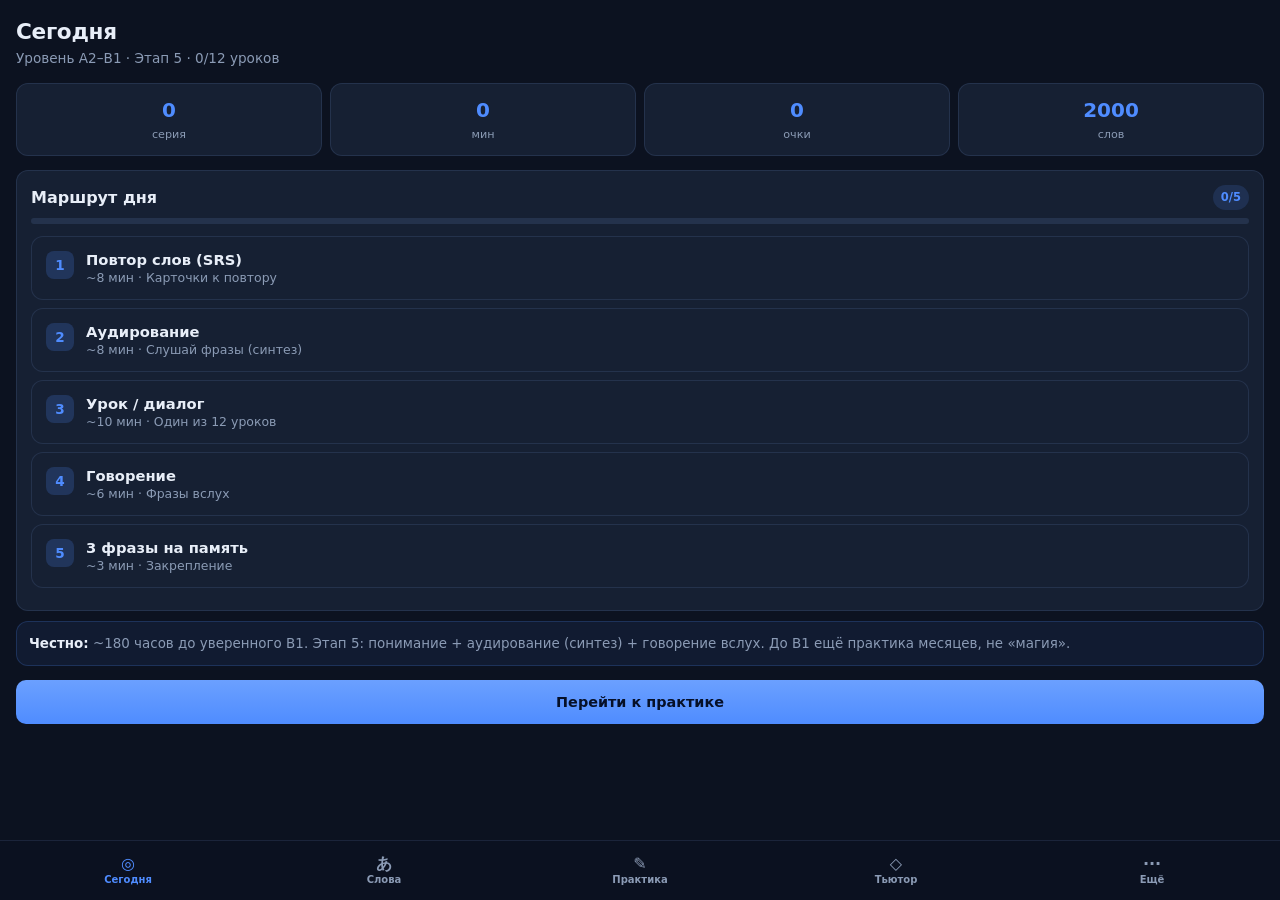
<file: index.html>
<!DOCTYPE html>
<html lang="ru">
<head>
  <meta charset="UTF-8">
  <meta name="viewport" content="width=device-width, initial-scale=1.0, maximum-scale=1.0, user-scalable=no, viewport-fit=cover">
  <meta name="apple-mobile-web-app-capable" content="yes">
  <meta name="theme-color" content="#0c1220">
  <title>English Course v1 — Этап 5</title>
  <style>
    :root {
      --bg: #0c1220;
      --panel: #162033;
      --border: rgba(140, 180, 255, 0.12);
      --text: #e8eef8;
      --muted: #8b9bb5;
      --accent: #4f8cff;
      --green: #3dd68c;
      --red: #ff6b7a;
      --safe-t: env(safe-area-inset-top, 0px);
      --safe-b: env(safe-area-inset-bottom, 0px);
      --nav-h: 60px;
    }
    * { box-sizing: border-box; margin: 0; padding: 0; -webkit-tap-highlight-color: transparent; }
    html, body {
      height: 100%; height: 100dvh; overflow: hidden;
      font-family: -apple-system, BlinkMacSystemFont, 'Segoe UI', system-ui, sans-serif;
      background: var(--bg); color: var(--text); line-height: 1.45;
    }
    body {
      display: flex; flex-direction: column;
      padding-top: var(--safe-t);
    }
    .screens { flex: 1; min-height: 0; overflow: hidden; padding-bottom: calc(var(--nav-h) + var(--safe-b)); }
    .screen {
      display: none; height: 100%; overflow-y: auto; -webkit-overflow-scrolling: touch;
      padding: 16px 16px 24px;
    }
    .screen.active { display: block; }
    h1 { font-size: 1.35rem; font-weight: 750; letter-spacing: -0.3px; }
    h2 { font-size: 1.15rem; margin-bottom: 12px; }
    h3 { font-size: 0.95rem; margin: 16px 0 8px; color: var(--muted); }
    .sub { color: var(--muted); font-size: 0.85rem; margin-top: 2px; }
    .muted { color: var(--muted); font-size: 0.88rem; margin-bottom: 12px; }
    .stats {
      display: grid; grid-template-columns: repeat(3, 1fr); gap: 8px; margin: 14px 0;
    }
    .stat {
      background: var(--panel); border: 1px solid var(--border); border-radius: 12px;
      padding: 12px 8px; text-align: center;
    }
    .stat .v { font-size: 1.25rem; font-weight: 750; color: var(--accent); }
    .stat .l { font-size: 0.7rem; color: var(--muted); margin-top: 2px; }
    .card {
      background: var(--panel); border: 1px solid var(--border); border-radius: 12px;
      padding: 14px; margin-bottom: 10px;
    }
    .card .en { font-weight: 700; font-size: 1rem; }
    .card .ru, .ru { color: var(--muted); font-size: 0.86rem; margin-top: 4px; }
    .card .ex, .ex { color: var(--accent); font-size: 0.84rem; margin-top: 6px; font-style: italic; }
    .ipa { color: var(--muted); font-size: 0.8rem; font-weight: 500; }
    .row-card { display: flex; justify-content: space-between; align-items: center; gap: 10px; }
    .badge {
      font-size: 0.72rem; font-weight: 700; padding: 4px 8px; border-radius: 99px;
      background: rgba(79, 140, 255, 0.15); color: var(--accent); white-space: nowrap;
    }
    .progress {
      height: 6px; background: rgba(140, 180, 255, 0.12); border-radius: 99px; overflow: hidden; margin: 8px 0 12px;
    }
    .progress > i { display: block; height: 100%; background: linear-gradient(90deg, #3d7aef, #6ba0ff); border-radius: 99px; width: 0; }
    .step {
      display: flex; gap: 12px; align-items: flex-start; width: 100%; text-align: left;
      padding: 14px; margin-bottom: 8px; border-radius: 12px; border: 1px solid var(--border);
      background: var(--panel); color: var(--text); font-family: inherit; cursor: pointer;
      min-height: 56px;
    }
    .step.done { opacity: 0.55; }
    .step .num {
      width: 28px; height: 28px; border-radius: 8px; background: rgba(79, 140, 255, 0.2);
      color: var(--accent); display: flex; align-items: center; justify-content: center;
      font-weight: 750; font-size: 0.85rem; flex-shrink: 0;
    }
    .step.done .num { background: rgba(61, 214, 140, 0.2); color: var(--green); }
    .step .body { display: flex; flex-direction: column; gap: 2px; min-width: 0; }
    .step strong { font-size: 0.92rem; }
    .step small { font-size: 0.78rem; color: var(--muted); }
    .btn {
      display: inline-flex; align-items: center; justify-content: center;
      min-height: 44px; padding: 10px 16px; border-radius: 10px; border: none;
      font-size: 0.9rem; font-weight: 650; font-family: inherit; cursor: pointer;
      color: var(--text);
    }
    .btn.block { width: 100%; margin-bottom: 8px; }
    .btn.primary { background: linear-gradient(180deg, #6ba0ff, #4f8cff); color: #061028; }
    .btn.secondary { background: rgba(140, 180, 255, 0.08); border: 1px solid var(--border); }
    .btn.success { background: rgba(61, 214, 140, 0.15); color: var(--green); border: 1px solid rgba(61, 214, 140, 0.35); }
    .btn.danger { background: rgba(255, 107, 122, 0.12); color: var(--red); border: 1px solid rgba(255, 107, 122, 0.3); }
    .nav {
      position: fixed; bottom: 0; left: 0; right: 0; z-index: 50;
      height: calc(var(--nav-h) + var(--safe-b)); padding-bottom: var(--safe-b);
      background: rgba(12, 18, 32, 0.94); border-top: 1px solid var(--border);
      display: flex;
    }
    .nav button {
      flex: 1; background: none; border: none; color: var(--muted); font-size: 10px; font-weight: 600;
      display: flex; flex-direction: column; align-items: center; justify-content: center; gap: 2px;
      font-family: inherit; min-height: 48px; cursor: pointer;
    }
    .nav button.active { color: var(--accent); }
    .nav .ico { font-size: 16px; line-height: 1; }
    .modal-bg {
      position: fixed; inset: 0; z-index: 100; background: rgba(6, 10, 20, 0.72);
      display: none; align-items: flex-end; justify-content: center;
    }
    .modal-bg.open { display: flex; }
    .modal {
      width: 100%; max-width: 480px; max-height: 88vh; overflow-y: auto;
      background: #121a2b; border: 1px solid var(--border); border-radius: 16px 16px 0 0;
      padding: 18px 16px calc(20px + var(--safe-b));
    }
    .flash {
      width: 100%; min-height: 150px; padding: 24px; margin: 12px 0;
      background: var(--panel); border: 1px solid var(--border); border-radius: 14px;
      text-align: center; font-family: inherit; color: var(--text); cursor: pointer;
    }
    .flash .front { font-size: 1.6rem; font-weight: 750; }
    .flash .back { font-size: 1.15rem; color: var(--accent); margin-top: 10px; }
    .flash .hint { font-size: 0.75rem; color: var(--muted); margin-top: 14px; }
    .grades { display: grid; grid-template-columns: 1fr 1fr; gap: 8px; margin: 12px 0; }
    .grades .btn { min-height: 44px; }
    .hidden { display: none !important; }
    .tips { margin: 0 0 14px 18px; color: var(--muted); font-size: 0.88rem; }
    .tips li { margin-bottom: 6px; }
    .toast {
      position: fixed; top: calc(12px + var(--safe-t)); left: 50%; transform: translateX(-50%);
      z-index: 200; background: #1c2a42; border: 1px solid var(--border);
      border-radius: 12px; padding: 12px 16px; font-size: 0.88rem; font-weight: 600;
      max-width: 90%;
    }
    .toast.err { border-color: rgba(255, 107, 122, 0.45); }
    .tip {
      background: rgba(79, 140, 255, 0.08); border: 1px solid rgba(79, 140, 255, 0.2);
      border-radius: 12px; padding: 12px; font-size: 0.84rem; color: var(--muted); margin-bottom: 14px;
    }
    label.file-btn {
      display: flex; align-items: center; justify-content: center;
      min-height: 44px; padding: 10px 16px; border-radius: 10px;
      background: rgba(140, 180, 255, 0.08); border: 1px solid var(--border);
      font-size: 0.9rem; font-weight: 650; cursor: pointer; margin-bottom: 8px;
    }
    label.file-btn input { display: none; }
    .chat { max-height: 45vh; overflow-y: auto; margin-bottom: 10px; display: flex; flex-direction: column; gap: 8px; }
    .bubble { max-width: 88%; padding: 10px 12px; border-radius: 12px; font-size: 0.9rem; }
    .bubble.user { align-self: flex-end; background: rgba(79,140,255,0.25); }
    .bubble.assistant { align-self: flex-start; background: var(--panel); border: 1px solid var(--border); }
    .bubble.sys { align-self: center; color: var(--muted); font-size: 0.8rem; background: transparent; }
    .row-input { display: flex; gap: 8px; }
    .row-input input { flex: 1; min-height: 44px; padding: 10px 12px; border-radius: 10px; border: 1px solid var(--border); background: #121a2b; color: var(--text); font-size: 0.95rem; }

  </style>
</head>
<body>
  <noscript style="padding:16px">Нужен JavaScript.</noscript>

  <div class="screens">
    <div class="screen active" id="sc-today">
      <h1>Сегодня</h1>
      <p class="sub" id="levelLabel">Уровень A1–A2 · Этап 5</p>
      <div class="stats" style="grid-template-columns:repeat(4,1fr)">
        <div class="stat"><div class="v" id="stStreak">0</div><div class="l">серия</div></div>
        <div class="stat"><div class="v" id="stMins">0</div><div class="l">мин</div></div>
        <div class="stat"><div class="v" id="stPoints">0</div><div class="l">очки</div></div>
        <div class="stat"><div class="v" id="stWords">0</div><div class="l">слов</div></div>
      </div>
      <div class="card">
        <div style="display:flex;justify-content:space-between;align-items:center">
          <strong>Маршрут дня</strong>
          <span class="badge" id="pathCount">0/4</span>
        </div>
        <div class="progress"><i id="pathProgress"></i></div>
        <div id="pathList"></div>
      </div>
      <div class="tip">
        <strong style="color:var(--text)">Честно:</strong> ~180 часов до уверенного B1.
        Этап 5: понимание + аудирование (синтез) + говорение вслух. До B1 ещё практика месяцев, не «магия».
      </div>
      <button type="button" class="btn primary block" id="btnToPractice">Перейти к практике</button>
    </div>

    <div class="screen" id="sc-words">
      <h1>Слова</h1>
      <p class="sub" id="wordsMeta">2000 в колоде</p>
      <button type="button" class="btn primary block" onclick="startReview()">Повторить due</button>
      <div id="wordList"></div>
    </div>

    <div class="screen" id="sc-practice">
      <h1>Практика</h1>
      <p class="sub">SRS, фразы, 12 уроков</p>
      <div id="practiceBox"></div>
    </div>

    <div class="screen" id="sc-tutor">
      <h1>Тьютор</h1>
      <p class="sub">ИИ — в Этапе 3</p>
      <div id="tutorBox"></div>
    </div>

    <div class="screen" id="sc-settings">
      <h1>Настройки</h1>
      <p class="sub">Прогресс хранится на устройстве</p>
      <div class="card">
        <strong style="display:block;margin-bottom:8px">ИИ-тьютор</strong>
        <p class="muted" style="margin-bottom:10px" id="aiStatus">Нет ключа</p>
        <p class="muted" style="margin-bottom:10px;font-size:0.8rem">Ключ хранится в localStorage этого устройства. Не используйте рабочий ключ. С Safari API может блокировать CORS — тогда нужен свой proxy (Base URL).</p>
        <label class="muted" style="display:block;margin-bottom:4px;font-size:0.78rem">Провайдер</label>
        <select id="aiProvider" style="width:100%;min-height:44px;margin-bottom:10px;padding:10px;border-radius:10px;background:#121a2b;color:var(--text);border:1px solid var(--border);font-size:0.95rem">
          <option value="groq">Groq</option>
          <option value="openai">OpenAI</option>
          <option value="custom">Другой (compatible)</option>
        </select>
        <label class="muted" style="display:block;margin-bottom:4px;font-size:0.78rem">API-ключ</label>
        <input type="password" id="aiKey" placeholder="gsk_… / sk-…" style="width:100%;min-height:44px;margin-bottom:10px;padding:10px 12px;border-radius:10px;background:#121a2b;color:var(--text);border:1px solid var(--border);font-size:0.95rem">
        <label class="muted" style="display:block;margin-bottom:4px;font-size:0.78rem">Base URL (для «Другой» или proxy)</label>
        <input type="text" id="aiBase" placeholder="https://…/v1" style="width:100%;min-height:44px;margin-bottom:10px;padding:10px 12px;border-radius:10px;background:#121a2b;color:var(--text);border:1px solid var(--border);font-size:0.95rem">
        <button type="button" class="btn primary block" id="btnSaveAi">Сохранить ИИ</button>
      </div>
      <div class="card">
        <p class="muted" style="margin-bottom:12px">Прогресс: <code>english_course_v1</code></p>
        <button type="button" class="btn primary block" id="btnExport">Экспорт JSON</button>
        <label class="file-btn">Импорт JSON<input type="file" id="btnImport" accept="application/json,.json"></label>
        <button type="button" class="btn danger block" id="btnReset">Сбросить прогресс</button>
      </div>
      <div class="tip">Аудирование использует встроенный синтез речи iOS (без сети). ИИ — только с твоим ключом.</div>
    </div>
  </div>

  <nav class="nav">
    <button type="button" class="active" data-tab="today"><span class="ico">◎</span>Сегодня</button>
    <button type="button" data-tab="words"><span class="ico">あ</span>Слова</button>
    <button type="button" data-tab="practice"><span class="ico">✎</span>Практика</button>
    <button type="button" data-tab="tutor"><span class="ico">◇</span>Тьютор</button>
    <button type="button" data-tab="settings"><span class="ico">···</span>Ещё</button>
  </nav>

  <div class="modal-bg" id="modalBg">
    <div class="modal" id="modal"></div>
  </div>

  <script>
/* english_course high-freq core */
window.LESSONS_DATA = {"version":5,"level":"A2–B1","words":[{"id":"w01","en":"I","ipa":"/aɪ/","ru":"я","ex":"I am a student."},{"id":"w02","en":"you","ipa":"/juː/","ru":"ты / вы","ex":"How are you?"},{"id":"w03","en":"he","ipa":"/hiː/","ru":"он","ex":"He is my friend."},{"id":"w04","en":"she","ipa":"/ʃiː/","ru":"она","ex":"She lives here."},{"id":"w05","en":"we","ipa":"/wiː/","ru":"мы","ex":"We work together."},{"id":"w06","en":"they","ipa":"/ðeɪ/","ru":"они","ex":"They are ready."},{"id":"w07","en":"be","ipa":"/biː/","ru":"быть","ex":"I am happy."},{"id":"w08","en":"have","ipa":"/hæv/","ru":"иметь","ex":"I have a book."},{"id":"w09","en":"do","ipa":"/duː/","ru":"делать","ex":"What do you do?"},{"id":"w10","en":"go","ipa":"/ɡəʊ/","ru":"идти","ex":"I go to school."},{"id":"w11","en":"come","ipa":"/kʌm/","ru":"приходить","ex":"Come in, please."},{"id":"w12","en":"see","ipa":"/siː/","ru":"видеть","ex":"I see you."},{"id":"w13","en":"know","ipa":"/nəʊ/","ru":"знать","ex":"I know him."},{"id":"w14","en":"want","ipa":"/wɒnt/","ru":"хотеть","ex":"I want water."},{"id":"w15","en":"like","ipa":"/laɪk/","ru":"нравиться","ex":"I like tea."},{"id":"w16","en":"need","ipa":"/niːd/","ru":"нуждаться","ex":"I need help."},{"id":"w17","en":"can","ipa":"/kæn/","ru":"мочь","ex":"I can swim."},{"id":"w18","en":"get","ipa":"/ɡet/","ru":"получать","ex":"How do I get there?"},{"id":"w19","en":"make","ipa":"/meɪk/","ru":"делать","ex":"Make a plan."},{"id":"w20","en":"say","ipa":"/seɪ/","ru":"говорить","ex":"What did you say?"},{"id":"w21","en":"time","ipa":"/taɪm/","ru":"время","ex":"What time is it?"},{"id":"w22","en":"day","ipa":"/deɪ/","ru":"день","ex":"Have a nice day."},{"id":"w23","en":"year","ipa":"/jɪə/","ru":"год","ex":"This year is busy."},{"id":"w24","en":"people","ipa":"/ˈpiːpl/","ru":"люди","ex":"Many people work here."},{"id":"w25","en":"thing","ipa":"/θɪŋ/","ru":"вещь","ex":"This thing is new."},{"id":"w26","en":"man","ipa":"/mæn/","ru":"мужчина","ex":"The man is tall."},{"id":"w27","en":"woman","ipa":"/ˈwʊmən/","ru":"женщина","ex":"The woman smiles."},{"id":"w28","en":"child","ipa":"/tʃaɪld/","ru":"ребёнок","ex":"The child is sleeping."},{"id":"w29","en":"friend","ipa":"/frend/","ru":"друг","ex":"She is my friend."},{"id":"w30","en":"family","ipa":"/ˈfæməli/","ru":"семья","ex":"My family is big."},{"id":"w31","en":"home","ipa":"/həʊm/","ru":"дом","ex":"I am at home."},{"id":"w32","en":"work","ipa":"/wɜːk/","ru":"работа","ex":"I work at 9."},{"id":"w33","en":"school","ipa":"/skuːl/","ru":"школа","ex":"I go to school."},{"id":"w34","en":"food","ipa":"/fuːd/","ru":"еда","ex":"The food is good."},{"id":"w35","en":"water","ipa":"/ˈwɔːtə/","ru":"вода","ex":"I need water."},{"id":"w36","en":"money","ipa":"/ˈmʌni/","ru":"деньги","ex":"I have no money."},{"id":"w37","en":"good","ipa":"/ɡʊd/","ru":"хороший","ex":"Good morning."},{"id":"w38","en":"new","ipa":"/njuː/","ru":"новый","ex":"A new phone."},{"id":"w39","en":"big","ipa":"/bɪɡ/","ru":"большой","ex":"A big city."},{"id":"w40","en":"small","ipa":"/smɔːl/","ru":"маленький","ex":"A small room."},{"id":"w41","en":"hello","ipa":"/həˈləʊ/","ru":"привет","ex":"Hello! How are you?"},{"id":"w42","en":"please","ipa":"/pliːz/","ru":"пожалуйста","ex":"Help me, please."},{"id":"w43","en":"thanks","ipa":"/θæŋks/","ru":"спасибо","ex":"Thanks a lot."},{"id":"w44","en":"sorry","ipa":"/ˈsɒri/","ru":"извините","ex":"Sorry, I am late."},{"id":"w45","en":"yes","ipa":"/jes/","ru":"да","ex":"Yes, I can."},{"id":"w46","en":"no","ipa":"/nəʊ/","ru":"нет","ex":"No, thank you."},{"id":"w47","en":"where","ipa":"/weə/","ru":"где","ex":"Where is the station?"},{"id":"w48","en":"what","ipa":"/wɒt/","ru":"что","ex":"What is this?"},{"id":"w49","en":"how","ipa":"/haʊ/","ru":"как","ex":"How are you?"},{"id":"w50","en":"now","ipa":"/naʊ/","ru":"сейчас","ex":"I need it now."},{"id":"w51","en":"one","ipa":"/wʌn/","ru":"один","ex":"One ticket, please."},{"id":"w52","en":"two","ipa":"/tuː/","ru":"два","ex":"Two coffees."},{"id":"w53","en":"three","ipa":"/θriː/","ru":"три","ex":"Three days."},{"id":"w54","en":"four","ipa":"/fɔː/","ru":"четыре","ex":"Four people."},{"id":"w55","en":"five","ipa":"/faɪv/","ru":"пять","ex":"Five minutes."},{"id":"w56","en":"ten","ipa":"/ten/","ru":"десять","ex":"Ten o'clock."},{"id":"w57","en":"hundred","ipa":"/ˈhʌndrəd/","ru":"сто","ex":"A hundred years."},{"id":"w58","en":"today","ipa":"/təˈdeɪ/","ru":"сегодня","ex":"Today is Monday."},{"id":"w59","en":"tomorrow","ipa":"/təˈmɒrəʊ/","ru":"завтра","ex":"See you tomorrow."},{"id":"w60","en":"yesterday","ipa":"/ˈjestədeɪ/","ru":"вчера","ex":"Yesterday was cold."},{"id":"w61","en":"morning","ipa":"/ˈmɔːnɪŋ/","ru":"утро","ex":"Good morning."},{"id":"w62","en":"evening","ipa":"/ˈiːvnɪŋ/","ru":"вечер","ex":"Good evening."},{"id":"w63","en":"night","ipa":"/naɪt/","ru":"ночь","ex":"Good night."},{"id":"w64","en":"week","ipa":"/wiːk/","ru":"неделя","ex":"This week is hard."},{"id":"w65","en":"hour","ipa":"/ˈaʊə/","ru":"час","ex":"Wait one hour."},{"id":"w66","en":"minute","ipa":"/ˈmɪnɪt/","ru":"минута","ex":"Five minutes left."},{"id":"w67","en":"always","ipa":"/ˈɔːlweɪz/","ru":"всегда","ex":"I always try."},{"id":"w68","en":"never","ipa":"/ˈnevə/","ru":"никогда","ex":"I never smoke."},{"id":"w69","en":"often","ipa":"/ˈɒfn/","ru":"часто","ex":"I often walk."},{"id":"w70","en":"sometimes","ipa":"/ˈsʌmtaɪmz/","ru":"иногда","ex":"I sometimes cook."},{"id":"w71","en":"here","ipa":"/hɪə/","ru":"здесь","ex":"I live here."},{"id":"w72","en":"there","ipa":"/ðeə/","ru":"там","ex":"Go there."},{"id":"w73","en":"this","ipa":"/ðɪs/","ru":"это","ex":"This is my bag."},{"id":"w74","en":"that","ipa":"/ðæt/","ru":"то","ex":"That is correct."},{"id":"w75","en":"and","ipa":"/ænd/","ru":"и","ex":"You and I."},{"id":"w76","en":"but","ipa":"/bʌt/","ru":"но","ex":"I want to, but I can't."},{"id":"w77","en":"or","ipa":"/ɔː/","ru":"или","ex":"Tea or coffee?"},{"id":"w78","en":"because","ipa":"/bɪˈkɒz/","ru":"потому что","ex":"I stay because it rains."},{"id":"w79","en":"if","ipa":"/ɪf/","ru":"если","ex":"If you can, call me."},{"id":"w80","en":"when","ipa":"/wen/","ru":"когда","ex":"When do you leave?"},{"id":"w81","en":"why","ipa":"/waɪ/","ru":"почему","ex":"Why are you late?"},{"id":"w82","en":"who","ipa":"/huː/","ru":"кто","ex":"Who is that?"},{"id":"w83","en":"which","ipa":"/wɪtʃ/","ru":"который","ex":"Which bus?"},{"id":"w84","en":"with","ipa":"/wɪð/","ru":"с","ex":"With friends."},{"id":"w85","en":"without","ipa":"/wɪˈðaʊt/","ru":"без","ex":"Without sugar."},{"id":"w86","en":"from","ipa":"/frɒm/","ru":"из","ex":"I am from Russia."},{"id":"w87","en":"to","ipa":"/tuː/","ru":"к","ex":"Go to school."},{"id":"w88","en":"in","ipa":"/ɪn/","ru":"в","ex":"In the room."},{"id":"w89","en":"on","ipa":"/ɒn/","ru":"на","ex":"On the table."},{"id":"w90","en":"at","ipa":"/æt/","ru":"у","ex":"At home."},{"id":"w91","en":"for","ipa":"/fɔː/","ru":"для","ex":"For you."},{"id":"w92","en":"about","ipa":"/əˈbaʊt/","ru":"о","ex":"About the plan."},{"id":"w93","en":"up","ipa":"/ʌp/","ru":"вверх","ex":"Wake up."},{"id":"w94","en":"down","ipa":"/daʊn/","ru":"вниз","ex":"Sit down."},{"id":"w95","en":"open","ipa":"/ˈəʊpən/","ru":"открытый","ex":"Is it open?"},{"id":"w96","en":"close","ipa":"/kləʊz/","ru":"закрывать","ex":"Close the door."},{"id":"w97","en":"help","ipa":"/help/","ru":"помощь","ex":"Can you help me?"},{"id":"w98","en":"ask","ipa":"/ɑːsk/","ru":"спрашивать","ex":"Ask a question."},{"id":"w99","en":"tell","ipa":"/tel/","ru":"рассказывать","ex":"Tell me more."},{"id":"w100","en":"think","ipa":"/θɪŋk/","ru":"думать","ex":"I think so."},{"id":"w101","en":"eat","ipa":"/iːt/","ru":"есть","ex":"I eat breakfast."},{"id":"w102","en":"drink","ipa":"/drɪŋk/","ru":"пить","ex":"Drink water."},{"id":"w103","en":"buy","ipa":"/baɪ/","ru":"покупать","ex":"I buy bread."},{"id":"w104","en":"pay","ipa":"/peɪ/","ru":"платить","ex":"I pay by card."},{"id":"w105","en":"price","ipa":"/praɪs/","ru":"цена","ex":"What is the price?"},{"id":"w106","en":"shop","ipa":"/ʃɒp/","ru":"магазин","ex":"The shop is near."},{"id":"w107","en":"bread","ipa":"/bred/","ru":"хлеб","ex":"Fresh bread."},{"id":"w108","en":"milk","ipa":"/mɪlk/","ru":"молоко","ex":"A bottle of milk."},{"id":"w109","en":"coffee","ipa":"/ˈkɒfi/","ru":"кофе","ex":"I like coffee."},{"id":"w110","en":"tea","ipa":"/tiː/","ru":"чай","ex":"Tea, please."},{"id":"w111","en":"breakfast","ipa":"/ˈbrekfəst/","ru":"завтрак","ex":"Breakfast at 8."},{"id":"w112","en":"lunch","ipa":"/lʌntʃ/","ru":"обед","ex":"Lunch is ready."},{"id":"w113","en":"dinner","ipa":"/ˈdɪnə/","ru":"ужин","ex":"Dinner at home."},{"id":"w114","en":"room","ipa":"/ruːm/","ru":"комната","ex":"A quiet room."},{"id":"w115","en":"door","ipa":"/dɔː/","ru":"дверь","ex":"Open the door."},{"id":"w116","en":"window","ipa":"/ˈwɪndəʊ/","ru":"окно","ex":"Close the window."},{"id":"w117","en":"table","ipa":"/ˈteɪbl/","ru":"стол","ex":"On the table."},{"id":"w118","en":"phone","ipa":"/fəʊn/","ru":"телефон","ex":"My phone is new."},{"id":"w119","en":"book","ipa":"/bʊk/","ru":"книга","ex":"I read a book."},{"id":"w120","en":"read","ipa":"/riːd/","ru":"читать","ex":"I read every day."},{"id":"w121","en":"write","ipa":"/raɪt/","ru":"писать","ex":"Write your name."},{"id":"w122","en":"listen","ipa":"/ˈlɪsn/","ru":"слушать","ex":"Listen carefully."},{"id":"w123","en":"speak","ipa":"/spiːk/","ru":"говорить","ex":"Speak slowly, please."},{"id":"w124","en":"understand","ipa":"/ˌʌndəˈstænd/","ru":"понимать","ex":"I understand."},{"id":"w125","en":"learn","ipa":"/lɜːn/","ru":"учить","ex":"I learn English."},{"id":"w126","en":"study","ipa":"/ˈstʌdi/","ru":"учиться","ex":"I study at home."},{"id":"w127","en":"city","ipa":"/ˈsɪti/","ru":"город","ex":"A big city."},{"id":"w128","en":"street","ipa":"/striːt/","ru":"улица","ex":"This street is long."},{"id":"w129","en":"station","ipa":"/ˈsteɪʃn/","ru":"вокзал","ex":"Where is the station?"},{"id":"w130","en":"bus","ipa":"/bʌs/","ru":"автобус","ex":"Take the bus."},{"id":"w131","en":"train","ipa":"/treɪn/","ru":"поезд","ex":"The train is late."},{"id":"w132","en":"car","ipa":"/kɑː/","ru":"машина","ex":"I have a car."},{"id":"w133","en":"taxi","ipa":"/ˈtæksi/","ru":"такси","ex":"Call a taxi."},{"id":"w134","en":"ticket","ipa":"/ˈtɪkɪt/","ru":"билет","ex":"I need a ticket."},{"id":"w135","en":"map","ipa":"/mæp/","ru":"карта","ex":"Look at the map."},{"id":"w136","en":"left","ipa":"/left/","ru":"налево","ex":"Turn left."},{"id":"w137","en":"right","ipa":"/raɪt/","ru":"направо","ex":"Turn right."},{"id":"w138","en":"straight","ipa":"/streɪt/","ru":"прямо","ex":"Go straight."},{"id":"w139","en":"near","ipa":"/nɪə/","ru":"рядом","ex":"Is it near?"},{"id":"w140","en":"far","ipa":"/fɑː/","ru":"далеко","ex":"How far is it?"},{"id":"w141","en":"hotel","ipa":"/həʊˈtel/","ru":"отель","ex":"The hotel is open."},{"id":"w142","en":"airport","ipa":"/ˈeəpɔːt/","ru":"аэропорт","ex":"Go to the airport."},{"id":"w143","en":"weather","ipa":"/ˈweðə/","ru":"погода","ex":"The weather is nice."},{"id":"w144","en":"hot","ipa":"/hɒt/","ru":"жаркий","ex":"It is hot today."},{"id":"w145","en":"cold","ipa":"/kəʊld/","ru":"холодный","ex":"It is cold."},{"id":"w146","en":"rain","ipa":"/reɪn/","ru":"дождь","ex":"It will rain."},{"id":"w147","en":"sun","ipa":"/sʌn/","ru":"солнце","ex":"The sun is bright."},{"id":"w148","en":"happy","ipa":"/ˈhæpi/","ru":"счастливый","ex":"I am happy."},{"id":"w149","en":"tired","ipa":"/ˈtaɪəd/","ru":"уставший","ex":"I am tired."},{"id":"w150","en":"ready","ipa":"/ˈredi/","ru":"готовый","ex":"I am ready."},{"id":"w151","en":"mother","ipa":"/ˈmʌðə/","ru":"мама","ex":"My mother cooks."},{"id":"w152","en":"father","ipa":"/ˈfɑːðə/","ru":"папа","ex":"My father works."},{"id":"w153","en":"brother","ipa":"/ˈbrʌðə/","ru":"брат","ex":"I have a brother."},{"id":"w154","en":"sister","ipa":"/ˈsɪstə/","ru":"сестра","ex":"My sister is young."},{"id":"w155","en":"son","ipa":"/sʌn/","ru":"сын","ex":"Their son is five."},{"id":"w156","en":"daughter","ipa":"/ˈdɔːtə/","ru":"дочь","ex":"My daughter reads."},{"id":"w157","en":"job","ipa":"/dʒɒb/","ru":"работа","ex":"I have a new job."},{"id":"w158","en":"office","ipa":"/ˈɒfɪs/","ru":"офис","ex":"I work in an office."},{"id":"w159","en":"meeting","ipa":"/ˈmiːtɪŋ/","ru":"встреча","ex":"A meeting at 10."},{"id":"w160","en":"email","ipa":"/ˈiːmeɪl/","ru":"email","ex":"Send an email."},{"id":"w161","en":"message","ipa":"/ˈmesɪdʒ/","ru":"сообщение","ex":"I got a message."},{"id":"w162","en":"call","ipa":"/kɔːl/","ru":"звонить","ex":"Call me later."},{"id":"w163","en":"wait","ipa":"/weɪt/","ru":"ждать","ex":"Please wait."},{"id":"w164","en":"start","ipa":"/stɑːt/","ru":"начинать","ex":"Let's start."},{"id":"w165","en":"finish","ipa":"/ˈfɪnɪʃ/","ru":"заканчивать","ex":"I finish at 6."},{"id":"w166","en":"stop","ipa":"/stɒp/","ru":"стоп","ex":"Stop here."},{"id":"w167","en":"live","ipa":"/lɪv/","ru":"жить","ex":"I live in Moscow."},{"id":"w168","en":"move","ipa":"/muːv/","ru":"переезжать","ex":"We move next month."},{"id":"w169","en":"visit","ipa":"/ˈvɪzɪt/","ru":"навещать","ex":"Visit your family."},{"id":"w170","en":"travel","ipa":"/ˈtrævl/","ru":"путешествовать","ex":"I love to travel."},{"id":"w171","en":"trip","ipa":"/trɪp/","ru":"поездка","ex":"A short trip."},{"id":"w172","en":"country","ipa":"/ˈkʌntri/","ru":"страна","ex":"A big country."},{"id":"w173","en":"language","ipa":"/ˈlæŋɡwɪdʒ/","ru":"язык","ex":"English is a language."},{"id":"w174","en":"word","ipa":"/wɜːd/","ru":"слово","ex":"A new word."},{"id":"w175","en":"sentence","ipa":"/ˈsentəns/","ru":"предложение","ex":"Write a sentence."},{"id":"w176","en":"question","ipa":"/ˈkwestʃən/","ru":"вопрос","ex":"Ask a question."},{"id":"w177","en":"answer","ipa":"/ˈɑːnsə/","ru":"ответ","ex":"I know the answer."},{"id":"w178","en":"problem","ipa":"/ˈprɒbləm/","ru":"проблема","ex":"No problem."},{"id":"w179","en":"idea","ipa":"/aɪˈdɪə/","ru":"идея","ex":"Good idea!"},{"id":"w180","en":"plan","ipa":"/plæn/","ru":"план","ex":"What is the plan?"},{"id":"w181","en":"important","ipa":"/ɪmˈpɔːtnt/","ru":"важный","ex":"This is important."},{"id":"w182","en":"easy","ipa":"/ˈiːzi/","ru":"лёгкий","ex":"It is easy."},{"id":"w183","en":"hard","ipa":"/hɑːd/","ru":"трудный","ex":"It is hard."},{"id":"w184","en":"fast","ipa":"/fɑːst/","ru":"быстрый","ex":"Too fast."},{"id":"w185","en":"slow","ipa":"/sləʊ/","ru":"медленный","ex":"Speak slow, please."},{"id":"w186","en":"early","ipa":"/ˈɜːli/","ru":"рано","ex":"I wake up early."},{"id":"w187","en":"late","ipa":"/leɪt/","ru":"поздно","ex":"Sorry I am late."},{"id":"w188","en":"free","ipa":"/friː/","ru":"свободный","ex":"Are you free?"},{"id":"w189","en":"busy","ipa":"/ˈbɪzi/","ru":"занятый","ex":"I am busy today."},{"id":"w190","en":"beautiful","ipa":"/ˈbjuːtɪfl/","ru":"красивый","ex":"A beautiful day."},{"id":"w191","en":"love","ipa":"/lʌv/","ru":"любить","ex":"I love music."},{"id":"w192","en":"feel","ipa":"/fiːl/","ru":"чувствовать","ex":"I feel good."},{"id":"w193","en":"hope","ipa":"/həʊp/","ru":"надеяться","ex":"I hope so."},{"id":"w194","en":"remember","ipa":"/rɪˈmembə/","ru":"помнить","ex":"I remember you."},{"id":"w195","en":"forget","ipa":"/fəˈɡet/","ru":"забывать","ex":"Don't forget."},{"id":"w196","en":"change","ipa":"/tʃeɪndʒ/","ru":"менять","ex":"Change the plan."},{"id":"w197","en":"try","ipa":"/traɪ/","ru":"пробовать","ex":"Try again."},{"id":"w198","en":"use","ipa":"/juːz/","ru":"использовать","ex":"Use this app."},{"id":"w199","en":"find","ipa":"/faɪnd/","ru":"находить","ex":"I can't find it."},{"id":"w200","en":"show","ipa":"/ʃəʊ/","ru":"показывать","ex":"Show me, please."},{"id":"w201","en":"month","ipa":"","ru":"месяц","ex":"I know the word \"month\"."},{"id":"w202","en":"name","ipa":"","ru":"имя","ex":"I know the word \"name\"."},{"id":"w203","en":"place","ipa":"","ru":"место","ex":"I know the word \"place\"."},{"id":"w204","en":"world","ipa":"","ru":"мир","ex":"I know the word \"world\"."},{"id":"w205","en":"life","ipa":"","ru":"жизнь","ex":"I know the word \"life\"."},{"id":"w206","en":"hand","ipa":"","ru":"рука","ex":"I know the word \"hand\"."},{"id":"w207","en":"eye","ipa":"","ru":"глаз","ex":"I know the word \"eye\"."},{"id":"w208","en":"head","ipa":"","ru":"голова","ex":"I know the word \"head\"."},{"id":"w209","en":"face","ipa":"","ru":"лицо","ex":"I know the word \"face\"."},{"id":"w210","en":"body","ipa":"","ru":"тело","ex":"I know the word \"body\"."},{"id":"w211","en":"heart","ipa":"","ru":"сердце","ex":"I know the word \"heart\"."},{"id":"w212","en":"health","ipa":"","ru":"здоровье","ex":"I know the word \"health\"."},{"id":"w213","en":"doctor","ipa":"","ru":"врач","ex":"I know the word \"doctor\"."},{"id":"w214","en":"hospital","ipa":"","ru":"больница","ex":"I know the word \"hospital\"."},{"id":"w215","en":"medicine","ipa":"","ru":"лекарство","ex":"I know the word \"medicine\"."},{"id":"w216","en":"pain","ipa":"","ru":"боль","ex":"I know the word \"pain\"."},{"id":"w217","en":"sleep","ipa":"","ru":"сон","ex":"I know the word \"sleep\"."},{"id":"w218","en":"dream","ipa":"","ru":"мечта","ex":"I know the word \"dream\"."},{"id":"w219","en":"wake","ipa":"","ru":"просыпаться","ex":"I know the word \"wake\"."},{"id":"w220","en":"walk","ipa":"","ru":"гулять","ex":"I know the word \"walk\"."},{"id":"w221","en":"run","ipa":"","ru":"бежать","ex":"I know the word \"run\"."},{"id":"w222","en":"sit","ipa":"","ru":"сидеть","ex":"I know the word \"sit\"."},{"id":"w223","en":"stand","ipa":"","ru":"стоять","ex":"I know the word \"stand\"."},{"id":"w224","en":"bring","ipa":"","ru":"приносить","ex":"I know the word \"bring\"."},{"id":"w225","en":"take","ipa":"","ru":"брать","ex":"I know the word \"take\"."},{"id":"w226","en":"give","ipa":"","ru":"давать","ex":"I know the word \"give\"."},{"id":"w227","en":"put","ipa":"","ru":"класть","ex":"I know the word \"put\"."},{"id":"w228","en":"keep","ipa":"","ru":"хранить","ex":"I know the word \"keep\"."},{"id":"w229","en":"leave","ipa":"","ru":"уезжать","ex":"I know the word \"leave\"."},{"id":"w230","en":"arrive","ipa":"","ru":"прибывать","ex":"I know the word \"arrive\"."},{"id":"w231","en":"return","ipa":"","ru":"возвращаться","ex":"I know the word \"return\"."},{"id":"w232","en":"stay","ipa":"","ru":"оставаться","ex":"I know the word \"stay\"."},{"id":"w233","en":"send","ipa":"","ru":"отправлять","ex":"I know the word \"send\"."},{"id":"w234","en":"receive","ipa":"","ru":"получать","ex":"I know the word \"receive\"."},{"id":"w235","en":"choose","ipa":"","ru":"выбирать","ex":"I know the word \"choose\"."},{"id":"w236","en":"decide","ipa":"","ru":"решать","ex":"I know the word \"decide\"."},{"id":"w237","en":"agree","ipa":"","ru":"соглашаться","ex":"I know the word \"agree\"."},{"id":"w238","en":"refuse","ipa":"","ru":"отказывать","ex":"I know the word \"refuse\"."},{"id":"w239","en":"allow","ipa":"","ru":"разрешать","ex":"I know the word \"allow\"."},{"id":"w240","en":"must","ipa":"","ru":"должен","ex":"I know the word \"must\"."},{"id":"w241","en":"should","ipa":"","ru":"следует","ex":"I know the word \"should\"."},{"id":"w242","en":"may","ipa":"","ru":"можно","ex":"I know the word \"may\"."},{"id":"w243","en":"might","ipa":"","ru":"возможно","ex":"I know the word \"might\"."},{"id":"w244","en":"will","ipa":"","ru":"будет","ex":"I know the word \"will\"."},{"id":"w245","en":"would","ipa":"","ru":"бы","ex":"I know the word \"would\"."},{"id":"w246","en":"could","ipa":"","ru":"мог бы","ex":"I know the word \"could\"."},{"id":"w247","en":"also","ipa":"","ru":"также","ex":"I know the word \"also\"."},{"id":"w248","en":"only","ipa":"","ru":"только","ex":"I know the word \"only\"."},{"id":"w249","en":"even","ipa":"","ru":"даже","ex":"I know the word \"even\"."},{"id":"w250","en":"still","ipa":"","ru":"всё ещё","ex":"I know the word \"still\"."},{"id":"w251","en":"already","ipa":"","ru":"уже","ex":"I know the word \"already\"."},{"id":"w252","en":"yet","ipa":"","ru":"ещё","ex":"I know the word \"yet\"."},{"id":"w253","en":"again","ipa":"","ru":"снова","ex":"I know the word \"again\"."},{"id":"w254","en":"once","ipa":"","ru":"однажды","ex":"I know the word \"once\"."},{"id":"w255","en":"enough","ipa":"","ru":"достаточно","ex":"I know the word \"enough\"."},{"id":"w256","en":"too","ipa":"","ru":"слишком","ex":"I know the word \"too\"."},{"id":"w257","en":"very","ipa":"","ru":"очень","ex":"I know the word \"very\"."},{"id":"w258","en":"quite","ipa":"","ru":"довольно","ex":"I know the word \"quite\"."},{"id":"w259","en":"really","ipa":"","ru":"действительно","ex":"I know the word \"really\"."},{"id":"w260","en":"almost","ipa":"","ru":"почти","ex":"I know the word \"almost\"."},{"id":"w261","en":"maybe","ipa":"","ru":"может быть","ex":"I know the word \"maybe\"."},{"id":"w262","en":"perhaps","ipa":"","ru":"возможно","ex":"I know the word \"perhaps\"."},{"id":"w263","en":"probably","ipa":"","ru":"вероятно","ex":"I know the word \"probably\"."},{"id":"w264","en":"certainly","ipa":"","ru":"конечно","ex":"I know the word \"certainly\"."},{"id":"w265","en":"sure","ipa":"","ru":"уверен","ex":"I know the word \"sure\"."},{"id":"w266","en":"true","ipa":"","ru":"правда","ex":"I know the word \"true\"."},{"id":"w267","en":"false","ipa":"","ru":"ложь","ex":"I know the word \"false\"."},{"id":"w268","en":"wrong","ipa":"","ru":"неправильный","ex":"I know the word \"wrong\"."},{"id":"w269","en":"same","ipa":"","ru":"тот же","ex":"I know the word \"same\"."},{"id":"w270","en":"different","ipa":"","ru":"разный","ex":"I know the word \"different\"."},{"id":"w271","en":"other","ipa":"","ru":"другой","ex":"I know the word \"other\"."},{"id":"w272","en":"another","ipa":"","ru":"ещё один","ex":"I know the word \"another\"."},{"id":"w273","en":"next","ipa":"","ru":"следующий","ex":"I know the word \"next\"."},{"id":"w274","en":"last","ipa":"","ru":"последний","ex":"I know the word \"last\"."},{"id":"w275","en":"first","ipa":"","ru":"первый","ex":"I know the word \"first\"."},{"id":"w276","en":"second","ipa":"","ru":"второй","ex":"I know the word \"second\"."},{"id":"w277","en":"third","ipa":"","ru":"третий","ex":"I know the word \"third\"."},{"id":"w278","en":"each","ipa":"","ru":"каждый","ex":"I know the word \"each\"."},{"id":"w279","en":"every","ipa":"","ru":"каждый","ex":"I know the word \"every\"."},{"id":"w280","en":"all","ipa":"","ru":"все","ex":"I know the word \"all\"."},{"id":"w281","en":"some","ipa":"","ru":"некоторые","ex":"I know the word \"some\"."},{"id":"w282","en":"any","ipa":"","ru":"любой","ex":"I know the word \"any\"."},{"id":"w283","en":"many","ipa":"","ru":"много","ex":"I know the word \"many\"."},{"id":"w284","en":"much","ipa":"","ru":"много","ex":"I know the word \"much\"."},{"id":"w285","en":"few","ipa":"","ru":"мало","ex":"I know the word \"few\"."},{"id":"w286","en":"little","ipa":"","ru":"немного","ex":"I know the word \"little\"."},{"id":"w287","en":"more","ipa":"","ru":"больше","ex":"I know the word \"more\"."},{"id":"w288","en":"most","ipa":"","ru":"больше всего","ex":"I know the word \"most\"."},{"id":"w289","en":"less","ipa":"","ru":"меньше","ex":"I know the word \"less\"."},{"id":"w290","en":"both","ipa":"","ru":"оба","ex":"I know the word \"both\"."},{"id":"w291","en":"between","ipa":"","ru":"между","ex":"I know the word \"between\"."},{"id":"w292","en":"among","ipa":"","ru":"среди","ex":"I know the word \"among\"."},{"id":"w293","en":"during","ipa":"","ru":"во время","ex":"I know the word \"during\"."},{"id":"w294","en":"before","ipa":"","ru":"до","ex":"I know the word \"before\"."},{"id":"w295","en":"after","ipa":"","ru":"после","ex":"I know the word \"after\"."},{"id":"w296","en":"while","ipa":"","ru":"пока","ex":"I know the word \"while\"."},{"id":"w297","en":"until","ipa":"","ru":"до","ex":"I know the word \"until\"."},{"id":"w298","en":"since","ipa":"","ru":"с","ex":"I know the word \"since\"."},{"id":"w299","en":"ago","ipa":"","ru":"назад","ex":"I know the word \"ago\"."},{"id":"w300","en":"soon","ipa":"","ru":"скоро","ex":"I know the word \"soon\"."},{"id":"w301","en":"later","ipa":"","ru":"позже","ex":"I know the word \"later\"."},{"id":"w302","en":"then","ipa":"","ru":"тогда","ex":"I know the word \"then\"."},{"id":"w303","en":"under","ipa":"","ru":"под","ex":"I know the word \"under\"."},{"id":"w304","en":"over","ipa":"","ru":"над","ex":"I know the word \"over\"."},{"id":"w305","en":"above","ipa":"","ru":"выше","ex":"I know the word \"above\"."},{"id":"w306","en":"below","ipa":"","ru":"ниже","ex":"I know the word \"below\"."},{"id":"w307","en":"inside","ipa":"","ru":"внутри","ex":"I know the word \"inside\"."},{"id":"w308","en":"outside","ipa":"","ru":"снаружи","ex":"I know the word \"outside\"."},{"id":"w309","en":"around","ipa":"","ru":"вокруг","ex":"I know the word \"around\"."},{"id":"w310","en":"through","ipa":"","ru":"через","ex":"I know the word \"through\"."},{"id":"w311","en":"across","ipa":"","ru":"через","ex":"I know the word \"across\"."},{"id":"w312","en":"along","ipa":"","ru":"вдоль","ex":"I know the word \"along\"."},{"id":"w313","en":"against","ipa":"","ru":"против","ex":"I know the word \"against\"."},{"id":"w314","en":"into","ipa":"","ru":"в","ex":"I know the word \"into\"."},{"id":"w315","en":"music","ipa":"","ru":"музыка","ex":"I know the word \"music\"."},{"id":"w316","en":"song","ipa":"","ru":"песня","ex":"I know the word \"song\"."},{"id":"w317","en":"film","ipa":"","ru":"фильм","ex":"I know the word \"film\"."},{"id":"w318","en":"game","ipa":"","ru":"игра","ex":"I know the word \"game\"."},{"id":"w319","en":"sport","ipa":"","ru":"спорт","ex":"I know the word \"sport\"."},{"id":"w320","en":"team","ipa":"","ru":"команда","ex":"I know the word \"team\"."},{"id":"w321","en":"player","ipa":"","ru":"игрок","ex":"I know the word \"player\"."},{"id":"w322","en":"win","ipa":"","ru":"побеждать","ex":"I know the word \"win\"."},{"id":"w323","en":"lose","ipa":"","ru":"проигрывать","ex":"I know the word \"lose\"."},{"id":"w324","en":"play","ipa":"","ru":"играть","ex":"I know the word \"play\"."},{"id":"w325","en":"watch","ipa":"","ru":"смотреть","ex":"I know the word \"watch\"."},{"id":"w326","en":"look","ipa":"","ru":"смотреть","ex":"I know the word \"look\"."},{"id":"w327","en":"hear","ipa":"","ru":"слышать","ex":"I know the word \"hear\"."},{"id":"w328","en":"sound","ipa":"","ru":"звук","ex":"I know the word \"sound\"."},{"id":"w329","en":"voice","ipa":"","ru":"голос","ex":"I know the word \"voice\"."},{"id":"w330","en":"photo","ipa":"","ru":"фото","ex":"I know the word \"photo\"."},{"id":"w331","en":"picture","ipa":"","ru":"картина","ex":"I know the word \"picture\"."},{"id":"w332","en":"color","ipa":"","ru":"цвет","ex":"I know the word \"color\"."},{"id":"w333","en":"black","ipa":"","ru":"чёрный","ex":"I know the word \"black\"."},{"id":"w334","en":"white","ipa":"","ru":"белый","ex":"I know the word \"white\"."},{"id":"w335","en":"red","ipa":"","ru":"красный","ex":"I know the word \"red\"."},{"id":"w336","en":"blue","ipa":"","ru":"синий","ex":"I know the word \"blue\"."},{"id":"w337","en":"green","ipa":"","ru":"зелёный","ex":"I know the word \"green\"."},{"id":"w338","en":"yellow","ipa":"","ru":"жёлтый","ex":"I know the word \"yellow\"."},{"id":"w339","en":"dark","ipa":"","ru":"тёмный","ex":"I know the word \"dark\"."},{"id":"w340","en":"light","ipa":"","ru":"светлый","ex":"I know the word \"light\"."},{"id":"w341","en":"heavy","ipa":"","ru":"тяжёлый","ex":"I know the word \"heavy\"."},{"id":"w342","en":"strong","ipa":"","ru":"сильный","ex":"I know the word \"strong\"."},{"id":"w343","en":"weak","ipa":"","ru":"слабый","ex":"I know the word \"weak\"."},{"id":"w344","en":"young","ipa":"","ru":"молодой","ex":"I know the word \"young\"."},{"id":"w345","en":"old","ipa":"","ru":"старый","ex":"I know the word \"old\"."},{"id":"w346","en":"long","ipa":"","ru":"длинный","ex":"I know the word \"long\"."},{"id":"w347","en":"short","ipa":"","ru":"короткий","ex":"I know the word \"short\"."},{"id":"w348","en":"high","ipa":"","ru":"высокий","ex":"I know the word \"high\"."},{"id":"w349","en":"low","ipa":"","ru":"низкий","ex":"I know the word \"low\"."},{"id":"w350","en":"full","ipa":"","ru":"полный","ex":"I know the word \"full\"."},{"id":"w351","en":"empty","ipa":"","ru":"пустой","ex":"I know the word \"empty\"."},{"id":"w352","en":"clean","ipa":"","ru":"чистый","ex":"I know the word \"clean\"."},{"id":"w353","en":"dirty","ipa":"","ru":"грязный","ex":"I know the word \"dirty\"."},{"id":"w354","en":"quiet","ipa":"","ru":"тихий","ex":"I know the word \"quiet\"."},{"id":"w355","en":"loud","ipa":"","ru":"громкий","ex":"I know the word \"loud\"."},{"id":"w356","en":"soft","ipa":"","ru":"мягкий","ex":"I know the word \"soft\"."},{"id":"w357","en":"safe","ipa":"","ru":"безопасный","ex":"I know the word \"safe\"."},{"id":"w358","en":"danger","ipa":"","ru":"опасность","ex":"I know the word \"danger\"."},{"id":"w359","en":"rule","ipa":"","ru":"правило","ex":"I know the word \"rule\"."},{"id":"w360","en":"law","ipa":"","ru":"закон","ex":"I know the word \"law\"."},{"id":"w361","en":"police","ipa":"","ru":"полиция","ex":"I know the word \"police\"."},{"id":"w362","en":"government","ipa":"","ru":"правительство","ex":"I know the word \"government\"."},{"id":"w363","en":"news","ipa":"","ru":"новости","ex":"I know the word \"news\"."},{"id":"w364","en":"story","ipa":"","ru":"история","ex":"I know the word \"story\"."},{"id":"w365","en":"paper","ipa":"","ru":"бумага","ex":"I know the word \"paper\"."},{"id":"w366","en":"pen","ipa":"","ru":"ручка","ex":"I know the word \"pen\"."},{"id":"w367","en":"computer","ipa":"","ru":"компьютер","ex":"I know the word \"computer\"."},{"id":"w368","en":"internet","ipa":"","ru":"интернет","ex":"I know the word \"internet\"."},{"id":"w369","en":"website","ipa":"","ru":"сайт","ex":"I know the word \"website\"."},{"id":"w370","en":"password","ipa":"","ru":"пароль","ex":"I know the word \"password\"."},{"id":"w371","en":"account","ipa":"","ru":"аккаунт","ex":"I know the word \"account\"."},{"id":"w372","en":"user","ipa":"","ru":"пользователь","ex":"I know the word \"user\"."},{"id":"w373","en":"system","ipa":"","ru":"система","ex":"I know the word \"system\"."},{"id":"w374","en":"company","ipa":"","ru":"компания","ex":"I know the word \"company\"."},{"id":"w375","en":"business","ipa":"","ru":"бизнес","ex":"I know the word \"business\"."},{"id":"w376","en":"market","ipa":"","ru":"рынок","ex":"I know the word \"market\"."},{"id":"w377","en":"customer","ipa":"","ru":"клиент","ex":"I know the word \"customer\"."},{"id":"w378","en":"service","ipa":"","ru":"услуга","ex":"I know the word \"service\"."},{"id":"w379","en":"product","ipa":"","ru":"продукт","ex":"I know the word \"product\"."},{"id":"w380","en":"quality","ipa":"","ru":"качество","ex":"I know the word \"quality\"."},{"id":"w381","en":"cost","ipa":"","ru":"стоимость","ex":"I know the word \"cost\"."},{"id":"w382","en":"cheap","ipa":"","ru":"дешёвый","ex":"I know the word \"cheap\"."},{"id":"w383","en":"expensive","ipa":"","ru":"дорогой","ex":"I know the word \"expensive\"."},{"id":"w384","en":"rich","ipa":"","ru":"богатый","ex":"I know the word \"rich\"."},{"id":"w385","en":"poor","ipa":"","ru":"бедный","ex":"I know the word \"poor\"."},{"id":"w386","en":"success","ipa":"","ru":"успех","ex":"I know the word \"success\"."},{"id":"w387","en":"fail","ipa":"","ru":"провал","ex":"I know the word \"fail\"."},{"id":"w388","en":"result","ipa":"","ru":"результат","ex":"I know the word \"result\"."},{"id":"w389","en":"reason","ipa":"","ru":"причина","ex":"I know the word \"reason\"."},{"id":"w390","en":"example","ipa":"","ru":"пример","ex":"I know the word \"example\"."},{"id":"w391","en":"fact","ipa":"","ru":"факт","ex":"I know the word \"fact\"."},{"id":"w392","en":"opinion","ipa":"","ru":"мнение","ex":"I know the word \"opinion\"."},{"id":"w393","en":"advice","ipa":"","ru":"совет","ex":"I know the word \"advice\"."},{"id":"w394","en":"support","ipa":"","ru":"поддержка","ex":"I know the word \"support\"."},{"id":"w395","en":"trust","ipa":"","ru":"доверие","ex":"I know the word \"trust\"."},{"id":"w396","en":"respect","ipa":"","ru":"уважение","ex":"I know the word \"respect\"."},{"id":"w397","en":"promise","ipa":"","ru":"обещание","ex":"I know the word \"promise\"."},{"id":"w398","en":"future","ipa":"","ru":"будущее","ex":"I know the word \"future\"."},{"id":"w399","en":"past","ipa":"","ru":"прошлое","ex":"I know the word \"past\"."},{"id":"w400","en":"present","ipa":"","ru":"настоящее","ex":"I know the word \"present\"."},{"id":"w401","en":"history","ipa":"","ru":"история","ex":"I know the word \"history\"."},{"id":"w402","en":"culture","ipa":"","ru":"культура","ex":"I know the word \"culture\"."},{"id":"w403","en":"art","ipa":"","ru":"искусство","ex":"I know the word \"art\"."},{"id":"w404","en":"science","ipa":"","ru":"наука","ex":"I know the word \"science\"."},{"id":"w405","en":"nature","ipa":"","ru":"природа","ex":"I know the word \"nature\"."},{"id":"w406","en":"animal","ipa":"","ru":"животное","ex":"I know the word \"animal\"."},{"id":"w407","en":"plant","ipa":"","ru":"растение","ex":"I know the word \"plant\"."},{"id":"w408","en":"tree","ipa":"","ru":"дерево","ex":"I know the word \"tree\"."},{"id":"w409","en":"river","ipa":"","ru":"река","ex":"I know the word \"river\"."},{"id":"w410","en":"sea","ipa":"","ru":"море","ex":"I know the word \"sea\"."},{"id":"w411","en":"mountain","ipa":"","ru":"гора","ex":"I know the word \"mountain\"."},{"id":"w412","en":"earth","ipa":"","ru":"земля","ex":"I know the word \"earth\"."},{"id":"w413","en":"sky","ipa":"","ru":"небо","ex":"I know the word \"sky\"."},{"id":"w414","en":"fire","ipa":"","ru":"огонь","ex":"I know the word \"fire\"."},{"id":"w415","en":"air","ipa":"","ru":"воздух","ex":"I know the word \"air\"."},{"id":"w416","en":"space","ipa":"","ru":"космос","ex":"I know the word \"space\"."},{"id":"w417","en":"star","ipa":"","ru":"звезда","ex":"I know the word \"star\"."},{"id":"w418","en":"moon","ipa":"","ru":"луна","ex":"I know the word \"moon\"."},{"id":"w419","en":"building","ipa":"","ru":"здание","ex":"I know the word \"building\"."},{"id":"w420","en":"house","ipa":"","ru":"дом","ex":"I know the word \"house\"."},{"id":"w421","en":"flat","ipa":"","ru":"квартира","ex":"I know the word \"flat\"."},{"id":"w422","en":"floor","ipa":"","ru":"этаж","ex":"I know the word \"floor\"."},{"id":"w423","en":"kitchen","ipa":"","ru":"кухня","ex":"I know the word \"kitchen\"."},{"id":"w424","en":"bathroom","ipa":"","ru":"ванная","ex":"I know the word \"bathroom\"."},{"id":"w425","en":"bed","ipa":"","ru":"кровать","ex":"I know the word \"bed\"."},{"id":"w426","en":"chair","ipa":"","ru":"стул","ex":"I know the word \"chair\"."},{"id":"w427","en":"wall","ipa":"","ru":"стена","ex":"I know the word \"wall\"."},{"id":"w428","en":"key","ipa":"","ru":"ключ","ex":"I know the word \"key\"."},{"id":"w429","en":"bag","ipa":"","ru":"сумка","ex":"I know the word \"bag\"."},{"id":"w430","en":"clothes","ipa":"","ru":"одежда","ex":"I know the word \"clothes\"."},{"id":"w431","en":"shirt","ipa":"","ru":"рубашка","ex":"I know the word \"shirt\"."},{"id":"w432","en":"shoes","ipa":"","ru":"обувь","ex":"I know the word \"shoes\"."},{"id":"w433","en":"coat","ipa":"","ru":"пальто","ex":"I know the word \"coat\"."},{"id":"w434","en":"snow","ipa":"","ru":"снег","ex":"I know the word \"snow\"."},{"id":"w435","en":"wind","ipa":"","ru":"ветер","ex":"I know the word \"wind\"."},{"id":"w436","en":"cloud","ipa":"","ru":"облако","ex":"I know the word \"cloud\"."},{"id":"w437","en":"storm","ipa":"","ru":"шторм","ex":"I know the word \"storm\"."},{"id":"w438","en":"spring","ipa":"","ru":"весна","ex":"I know the word \"spring\"."},{"id":"w439","en":"summer","ipa":"","ru":"лето","ex":"I know the word \"summer\"."},{"id":"w440","en":"autumn","ipa":"","ru":"осень","ex":"I know the word \"autumn\"."},{"id":"w441","en":"winter","ipa":"","ru":"зима","ex":"I know the word \"winter\"."},{"id":"w442","en":"season","ipa":"","ru":"сезон","ex":"I know the word \"season\"."},{"id":"w443","en":"holiday","ipa":"","ru":"праздник","ex":"I know the word \"holiday\"."},{"id":"w444","en":"birthday","ipa":"","ru":"день рождения","ex":"I know the word \"birthday\"."},{"id":"w445","en":"party","ipa":"","ru":"вечеринка","ex":"I know the word \"party\"."},{"id":"w446","en":"gift","ipa":"","ru":"подарок","ex":"I know the word \"gift\"."},{"id":"w447","en":"guest","ipa":"","ru":"гость","ex":"I know the word \"guest\"."},{"id":"w448","en":"neighbor","ipa":"","ru":"сосед","ex":"I know the word \"neighbor\"."},{"id":"w449","en":"stranger","ipa":"","ru":"незнакомец","ex":"I know the word \"stranger\"."},{"id":"w450","en":"group","ipa":"","ru":"группа","ex":"I know the word \"group\"."},{"id":"w451","en":"member","ipa":"","ru":"участник","ex":"I know the word \"member\"."},{"id":"w452","en":"leader","ipa":"","ru":"лидер","ex":"I know the word \"leader\"."},{"id":"w453","en":"teacher","ipa":"","ru":"учитель","ex":"I know the word \"teacher\"."},{"id":"w454","en":"student","ipa":"","ru":"студент","ex":"I know the word \"student\"."},{"id":"w455","en":"lesson","ipa":"","ru":"урок","ex":"I know the word \"lesson\"."},{"id":"w456","en":"class","ipa":"","ru":"класс","ex":"I know the word \"class\"."},{"id":"w457","en":"exam","ipa":"","ru":"экзамен","ex":"I know the word \"exam\"."},{"id":"w458","en":"test","ipa":"","ru":"тест","ex":"I know the word \"test\"."},{"id":"w459","en":"grade","ipa":"","ru":"оценка","ex":"I know the word \"grade\"."},{"id":"w460","en":"skill","ipa":"","ru":"навык","ex":"I know the word \"skill\"."},{"id":"w461","en":"progress","ipa":"","ru":"прогресс","ex":"I know the word \"progress\"."},{"id":"w462","en":"goal","ipa":"","ru":"цель","ex":"I know the word \"goal\"."},{"id":"w463","en":"habit","ipa":"","ru":"привычка","ex":"I know the word \"habit\"."},{"id":"w464","en":"energy","ipa":"","ru":"энергия","ex":"I know the word \"energy\"."},{"id":"w465","en":"focus","ipa":"","ru":"фокус","ex":"I know the word \"focus\"."},{"id":"w466","en":"stress","ipa":"","ru":"стресс","ex":"I know the word \"stress\"."},{"id":"w467","en":"calm","ipa":"","ru":"спокойный","ex":"I know the word \"calm\"."},{"id":"w468","en":"angry","ipa":"","ru":"злой","ex":"I know the word \"angry\"."},{"id":"w469","en":"afraid","ipa":"","ru":"боюсь","ex":"I know the word \"afraid\"."},{"id":"w470","en":"surprised","ipa":"","ru":"удивлён","ex":"I know the word \"surprised\"."},{"id":"w471","en":"bored","ipa":"","ru":"скучно","ex":"I know the word \"bored\"."},{"id":"w472","en":"interested","ipa":"","ru":"заинтересован","ex":"I know the word \"interested\"."},{"id":"w473","en":"useful","ipa":"","ru":"полезный","ex":"I know the word \"useful\"."},{"id":"w474","en":"necessary","ipa":"","ru":"необходимый","ex":"I know the word \"necessary\"."},{"id":"w475","en":"possible","ipa":"","ru":"возможный","ex":"I know the word \"possible\"."},{"id":"w476","en":"impossible","ipa":"","ru":"невозможный","ex":"I know the word \"impossible\"."},{"id":"w477","en":"available","ipa":"","ru":"доступный","ex":"I know the word \"available\"."},{"id":"w478","en":"special","ipa":"","ru":"особый","ex":"I know the word \"special\"."},{"id":"w479","en":"normal","ipa":"","ru":"обычный","ex":"I know the word \"normal\"."},{"id":"w480","en":"strange","ipa":"","ru":"странный","ex":"I know the word \"strange\"."},{"id":"w481","en":"famous","ipa":"","ru":"известный","ex":"I know the word \"famous\"."},{"id":"w482","en":"popular","ipa":"","ru":"популярный","ex":"I know the word \"popular\"."},{"id":"w483","en":"modern","ipa":"","ru":"современный","ex":"I know the word \"modern\"."},{"id":"w484","en":"traditional","ipa":"","ru":"традиционный","ex":"I know the word \"traditional\"."},{"id":"w485","en":"local","ipa":"","ru":"местный","ex":"I know the word \"local\"."},{"id":"w486","en":"global","ipa":"","ru":"глобальный","ex":"I know the word \"global\"."},{"id":"w487","en":"public","ipa":"","ru":"публичный","ex":"I know the word \"public\"."},{"id":"w488","en":"private","ipa":"","ru":"частный","ex":"I know the word \"private\"."},{"id":"w489","en":"personal","ipa":"","ru":"личный","ex":"I know the word \"personal\"."},{"id":"w490","en":"social","ipa":"","ru":"социальный","ex":"I know the word \"social\"."},{"id":"w491","en":"technology","ipa":"","ru":"технология","ex":"I know the word \"technology\"."},{"id":"w492","en":"information","ipa":"","ru":"информация","ex":"I know the word \"information\"."},{"id":"w493","en":"knowledge","ipa":"","ru":"знание","ex":"I know the word \"knowledge\"."},{"id":"w494","en":"experience","ipa":"","ru":"опыт","ex":"I know the word \"experience\"."},{"id":"w495","en":"memory","ipa":"","ru":"память","ex":"I know the word \"memory\"."},{"id":"w496","en":"attention","ipa":"","ru":"внимание","ex":"I know the word \"attention\"."},{"id":"w497","en":"decision","ipa":"","ru":"решение","ex":"I know the word \"decision\"."},{"id":"w498","en":"action","ipa":"","ru":"действие","ex":"I know the word \"action\"."},{"id":"w499","en":"activity","ipa":"","ru":"активность","ex":"I know the word \"activity\"."},{"id":"w500","en":"item499","ipa":"","ru":"элемент","ex":"This is an item."},{"id":"w0501","en":"accept","ipa":"","ru":"принимать","ex":"This is a useful word: accept."},{"id":"w0502","en":"act","ipa":"","ru":"действовать","ex":"This is a useful word: act."},{"id":"w0503","en":"actually","ipa":"","ru":"на самом деле","ex":"This is a useful word: actually."},{"id":"w0504","en":"add","ipa":"","ru":"добавлять","ex":"This is a useful word: add."},{"id":"w0505","en":"address","ipa":"","ru":"адрес","ex":"This is a useful word: address."},{"id":"w0506","en":"admit","ipa":"","ru":"признавать","ex":"This is a useful word: admit."},{"id":"w0507","en":"adult","ipa":"","ru":"взрослый","ex":"This is a useful word: adult."},{"id":"w0508","en":"adventure","ipa":"","ru":"приключение","ex":"This is a useful word: adventure."},{"id":"w0509","en":"advertisement","ipa":"","ru":"реклама","ex":"This is a useful word: advertisement."},{"id":"w0510","en":"affect","ipa":"","ru":"влиять","ex":"This is a useful word: affect."},{"id":"w0511","en":"afternoon","ipa":"","ru":"день","ex":"This is a useful word: afternoon."},{"id":"w0512","en":"age","ipa":"","ru":"возраст","ex":"This is a useful word: age."},{"id":"w0513","en":"ahead","ipa":"","ru":"вперёд","ex":"This is a useful word: ahead."},{"id":"w0514","en":"airline","ipa":"","ru":"авиалиния","ex":"This is a useful word: airline."},{"id":"w0515","en":"alarm","ipa":"","ru":"будильник","ex":"This is a useful word: alarm."},{"id":"w0516","en":"album","ipa":"","ru":"альбом","ex":"This is a useful word: album."},{"id":"w0517","en":"alcohol","ipa":"","ru":"алкоголь","ex":"This is a useful word: alcohol."},{"id":"w0518","en":"alive","ipa":"","ru":"живой","ex":"This is a useful word: alive."},{"id":"w0519","en":"alone","ipa":"","ru":"один","ex":"This is a useful word: alone."},{"id":"w0520","en":"alright","ipa":"","ru":"ладно","ex":"This is a useful word: alright."},{"id":"w0521","en":"although","ipa":"","ru":"хотя","ex":"This is a useful word: although."},{"id":"w0522","en":"amazing","ipa":"","ru":"удивительный","ex":"This is a useful word: amazing."},{"id":"w0523","en":"amount","ipa":"","ru":"количество","ex":"This is a useful word: amount."},{"id":"w0524","en":"ancient","ipa":"","ru":"древний","ex":"This is a useful word: ancient."},{"id":"w0525","en":"anger","ipa":"","ru":"гнев","ex":"This is a useful word: anger."},{"id":"w0526","en":"angle","ipa":"","ru":"угол","ex":"This is a useful word: angle."},{"id":"w0527","en":"announce","ipa":"","ru":"объявлять","ex":"This is a useful word: announce."},{"id":"w0528","en":"anybody","ipa":"","ru":"кто-нибудь","ex":"This is a useful word: anybody."},{"id":"w0529","en":"anymore","ipa":"","ru":"больше не","ex":"This is a useful word: anymore."},{"id":"w0530","en":"anyone","ipa":"","ru":"кто-либо","ex":"This is a useful word: anyone."},{"id":"w0531","en":"anything","ipa":"","ru":"что-либо","ex":"This is a useful word: anything."},{"id":"w0532","en":"anyway","ipa":"","ru":"в любом случае","ex":"This is a useful word: anyway."},{"id":"w0533","en":"anywhere","ipa":"","ru":"где-либо","ex":"This is a useful word: anywhere."},{"id":"w0534","en":"apart","ipa":"","ru":"отдельно","ex":"This is a useful word: apart."},{"id":"w0535","en":"apartment","ipa":"","ru":"квартира","ex":"This is a useful word: apartment."},{"id":"w0536","en":"apologize","ipa":"","ru":"извиняться","ex":"This is a useful word: apologize."},{"id":"w0537","en":"appear","ipa":"","ru":"появляться","ex":"This is a useful word: appear."},{"id":"w0538","en":"apple","ipa":"","ru":"яблоко","ex":"This is a useful word: apple."},{"id":"w0539","en":"application","ipa":"","ru":"приложение","ex":"This is a useful word: application."},{"id":"w0540","en":"apply","ipa":"","ru":"подавать заявку","ex":"This is a useful word: apply."},{"id":"w0541","en":"appointment","ipa":"","ru":"запись","ex":"This is a useful word: appointment."},{"id":"w0542","en":"appreciate","ipa":"","ru":"ценить","ex":"This is a useful word: appreciate."},{"id":"w0543","en":"approach","ipa":"","ru":"подход","ex":"This is a useful word: approach."},{"id":"w0544","en":"appropriate","ipa":"","ru":"подходящий","ex":"This is a useful word: appropriate."},{"id":"w0545","en":"april","ipa":"","ru":"апрель","ex":"This is a useful word: april."},{"id":"w0546","en":"area","ipa":"","ru":"область","ex":"This is a useful word: area."},{"id":"w0547","en":"argue","ipa":"","ru":"спорить","ex":"This is a useful word: argue."},{"id":"w0548","en":"arm","ipa":"","ru":"рука","ex":"This is a useful word: arm."},{"id":"w0549","en":"army","ipa":"","ru":"армия","ex":"This is a useful word: army."},{"id":"w0550","en":"arrange","ipa":"","ru":"организовывать","ex":"This is a useful word: arrange."},{"id":"w0551","en":"arrival","ipa":"","ru":"прибытие","ex":"This is a useful word: arrival."},{"id":"w0552","en":"article","ipa":"","ru":"статья","ex":"This is a useful word: article."},{"id":"w0553","en":"artist","ipa":"","ru":"художник","ex":"This is a useful word: artist."},{"id":"w0554","en":"as","ipa":"","ru":"как","ex":"This is a useful word: as."},{"id":"w0555","en":"ashamed","ipa":"","ru":"стыдно","ex":"This is a useful word: ashamed."},{"id":"w0556","en":"asleep","ipa":"","ru":"спящий","ex":"This is a useful word: asleep."},{"id":"w0557","en":"aspect","ipa":"","ru":"аспект","ex":"This is a useful word: aspect."},{"id":"w0558","en":"assist","ipa":"","ru":"помогать","ex":"This is a useful word: assist."},{"id":"w0559","en":"assistant","ipa":"","ru":"помощник","ex":"This is a useful word: assistant."},{"id":"w0560","en":"assume","ipa":"","ru":"предполагать","ex":"This is a useful word: assume."},{"id":"w0561","en":"athlete","ipa":"","ru":"спортсмен","ex":"This is a useful word: athlete."},{"id":"w0562","en":"atmosphere","ipa":"","ru":"атмосфера","ex":"This is a useful word: atmosphere."},{"id":"w0563","en":"attach","ipa":"","ru":"прикреплять","ex":"This is a useful word: attach."},{"id":"w0564","en":"attack","ipa":"","ru":"атака","ex":"This is a useful word: attack."},{"id":"w0565","en":"attempt","ipa":"","ru":"попытка","ex":"This is a useful word: attempt."},{"id":"w0566","en":"attend","ipa":"","ru":"посещать","ex":"This is a useful word: attend."},{"id":"w0567","en":"attitude","ipa":"","ru":"отношение","ex":"This is a useful word: attitude."},{"id":"w0568","en":"attract","ipa":"","ru":"привлекать","ex":"This is a useful word: attract."},{"id":"w0569","en":"audience","ipa":"","ru":"аудитория","ex":"This is a useful word: audience."},{"id":"w0570","en":"august","ipa":"","ru":"август","ex":"This is a useful word: august."},{"id":"w0571","en":"aunt","ipa":"","ru":"тётя","ex":"This is a useful word: aunt."},{"id":"w0572","en":"author","ipa":"","ru":"автор","ex":"This is a useful word: author."},{"id":"w0573","en":"average","ipa":"","ru":"средний","ex":"This is a useful word: average."},{"id":"w0574","en":"avoid","ipa":"","ru":"избегать","ex":"This is a useful word: avoid."},{"id":"w0575","en":"awake","ipa":"","ru":"бодрствующий","ex":"This is a useful word: awake."},{"id":"w0576","en":"award","ipa":"","ru":"награда","ex":"This is a useful word: award."},{"id":"w0577","en":"aware","ipa":"","ru":"осведомлённый","ex":"This is a useful word: aware."},{"id":"w0578","en":"away","ipa":"","ru":"прочь","ex":"This is a useful word: away."},{"id":"w0579","en":"awful","ipa":"","ru":"ужасный","ex":"This is a useful word: awful."},{"id":"w0580","en":"baby","ipa":"","ru":"малыш","ex":"This is a useful word: baby."},{"id":"w0581","en":"back","ipa":"","ru":"назад","ex":"This is a useful word: back."},{"id":"w0582","en":"background","ipa":"","ru":"фон","ex":"This is a useful word: background."},{"id":"w0583","en":"bad","ipa":"","ru":"плохой","ex":"This is a useful word: bad."},{"id":"w0584","en":"badly","ipa":"","ru":"плохо","ex":"This is a useful word: badly."},{"id":"w0585","en":"bake","ipa":"","ru":"печь","ex":"This is a useful word: bake."},{"id":"w0586","en":"balance","ipa":"","ru":"баланс","ex":"This is a useful word: balance."},{"id":"w0587","en":"ball","ipa":"","ru":"мяч","ex":"This is a useful word: ball."},{"id":"w0588","en":"ban","ipa":"","ru":"запрещать","ex":"This is a useful word: ban."},{"id":"w0589","en":"banana","ipa":"","ru":"банан","ex":"This is a useful word: banana."},{"id":"w0590","en":"band","ipa":"","ru":"группа","ex":"This is a useful word: band."},{"id":"w0591","en":"bank","ipa":"","ru":"банк","ex":"This is a useful word: bank."},{"id":"w0592","en":"bar","ipa":"","ru":"бар","ex":"This is a useful word: bar."},{"id":"w0593","en":"barely","ipa":"","ru":"едва","ex":"This is a useful word: barely."},{"id":"w0594","en":"base","ipa":"","ru":"основа","ex":"This is a useful word: base."},{"id":"w0595","en":"basic","ipa":"","ru":"базовый","ex":"This is a useful word: basic."},{"id":"w0596","en":"basically","ipa":"","ru":"в основном","ex":"This is a useful word: basically."},{"id":"w0597","en":"bath","ipa":"","ru":"ванна","ex":"This is a useful word: bath."},{"id":"w0598","en":"battery","ipa":"","ru":"батарейка","ex":"This is a useful word: battery."},{"id":"w0599","en":"battle","ipa":"","ru":"битва","ex":"This is a useful word: battle."},{"id":"w0600","en":"beach","ipa":"","ru":"пляж","ex":"This is a useful word: beach."},{"id":"w0601","en":"bean","ipa":"","ru":"боб","ex":"This is a useful word: bean."},{"id":"w0602","en":"bear","ipa":"","ru":"медведь","ex":"This is a useful word: bear."},{"id":"w0603","en":"beat","ipa":"","ru":"бить","ex":"This is a useful word: beat."},{"id":"w0604","en":"beauty","ipa":"","ru":"красота","ex":"This is a useful word: beauty."},{"id":"w0605","en":"become","ipa":"","ru":"становиться","ex":"This is a useful word: become."},{"id":"w0606","en":"bedroom","ipa":"","ru":"спальня","ex":"This is a useful word: bedroom."},{"id":"w0607","en":"bee","ipa":"","ru":"пчела","ex":"This is a useful word: bee."},{"id":"w0608","en":"beef","ipa":"","ru":"говядина","ex":"This is a useful word: beef."},{"id":"w0609","en":"been","ipa":"","ru":"был","ex":"This is a useful word: been."},{"id":"w0610","en":"beer","ipa":"","ru":"пиво","ex":"This is a useful word: beer."},{"id":"w0611","en":"begin","ipa":"","ru":"начинать","ex":"This is a useful word: begin."},{"id":"w0612","en":"beginning","ipa":"","ru":"начало","ex":"This is a useful word: beginning."},{"id":"w0613","en":"behave","ipa":"","ru":"вести себя","ex":"This is a useful word: behave."},{"id":"w0614","en":"behavior","ipa":"","ru":"поведение","ex":"This is a useful word: behavior."},{"id":"w0615","en":"behind","ipa":"","ru":"позади","ex":"This is a useful word: behind."},{"id":"w0616","en":"believe","ipa":"","ru":"верить","ex":"This is a useful word: believe."},{"id":"w0617","en":"bell","ipa":"","ru":"звонок","ex":"This is a useful word: bell."},{"id":"w0618","en":"belong","ipa":"","ru":"принадлежать","ex":"This is a useful word: belong."},{"id":"w0619","en":"belt","ipa":"","ru":"ремень","ex":"This is a useful word: belt."},{"id":"w0620","en":"bench","ipa":"","ru":"скамейка","ex":"This is a useful word: bench."},{"id":"w0621","en":"benefit","ipa":"","ru":"польза","ex":"This is a useful word: benefit."},{"id":"w0622","en":"beside","ipa":"","ru":"рядом","ex":"This is a useful word: beside."},{"id":"w0623","en":"besides","ipa":"","ru":"кроме того","ex":"This is a useful word: besides."},{"id":"w0624","en":"best","ipa":"","ru":"лучший","ex":"This is a useful word: best."},{"id":"w0625","en":"better","ipa":"","ru":"лучше","ex":"This is a useful word: better."},{"id":"w0626","en":"beyond","ipa":"","ru":"за пределами","ex":"This is a useful word: beyond."},{"id":"w0627","en":"bicycle","ipa":"","ru":"велосипед","ex":"This is a useful word: bicycle."},{"id":"w0628","en":"bike","ipa":"","ru":"велосипед","ex":"This is a useful word: bike."},{"id":"w0629","en":"bill","ipa":"","ru":"счёт","ex":"This is a useful word: bill."},{"id":"w0630","en":"bin","ipa":"","ru":"мусорка","ex":"This is a useful word: bin."},{"id":"w0631","en":"biology","ipa":"","ru":"биология","ex":"This is a useful word: biology."},{"id":"w0632","en":"bird","ipa":"","ru":"птица","ex":"This is a useful word: bird."},{"id":"w0633","en":"birth","ipa":"","ru":"рождение","ex":"This is a useful word: birth."},{"id":"w0634","en":"bit","ipa":"","ru":"кусочек","ex":"This is a useful word: bit."},{"id":"w0635","en":"bite","ipa":"","ru":"кусать","ex":"This is a useful word: bite."},{"id":"w0636","en":"bitter","ipa":"","ru":"горький","ex":"This is a useful word: bitter."},{"id":"w0637","en":"blame","ipa":"","ru":"винить","ex":"This is a useful word: blame."},{"id":"w0638","en":"blank","ipa":"","ru":"пустой","ex":"This is a useful word: blank."},{"id":"w0639","en":"blanket","ipa":"","ru":"одеяло","ex":"This is a useful word: blanket."},{"id":"w0640","en":"blind","ipa":"","ru":"слепой","ex":"This is a useful word: blind."},{"id":"w0641","en":"block","ipa":"","ru":"блок","ex":"This is a useful word: block."},{"id":"w0642","en":"blood","ipa":"","ru":"кровь","ex":"This is a useful word: blood."},{"id":"w0643","en":"blow","ipa":"","ru":"дуть","ex":"This is a useful word: blow."},{"id":"w0644","en":"board","ipa":"","ru":"доска","ex":"This is a useful word: board."},{"id":"w0645","en":"boat","ipa":"","ru":"лодка","ex":"This is a useful word: boat."},{"id":"w0646","en":"boil","ipa":"","ru":"кипятить","ex":"This is a useful word: boil."},{"id":"w0647","en":"bold","ipa":"","ru":"смелый","ex":"This is a useful word: bold."},{"id":"w0648","en":"bomb","ipa":"","ru":"бомба","ex":"This is a useful word: bomb."},{"id":"w0649","en":"bond","ipa":"","ru":"связь","ex":"This is a useful word: bond."},{"id":"w0650","en":"bone","ipa":"","ru":"кость","ex":"This is a useful word: bone."},{"id":"w0651","en":"boot","ipa":"","ru":"ботинок","ex":"This is a useful word: boot."},{"id":"w0652","en":"border","ipa":"","ru":"граница","ex":"This is a useful word: border."},{"id":"w0653","en":"boring","ipa":"","ru":"скучный","ex":"This is a useful word: boring."},{"id":"w0654","en":"born","ipa":"","ru":"рождённый","ex":"This is a useful word: born."},{"id":"w0655","en":"borrow","ipa":"","ru":"занимать","ex":"This is a useful word: borrow."},{"id":"w0656","en":"boss","ipa":"","ru":"босс","ex":"This is a useful word: boss."},{"id":"w0657","en":"bother","ipa":"","ru":"беспокоить","ex":"This is a useful word: bother."},{"id":"w0658","en":"bottle","ipa":"","ru":"бутылка","ex":"This is a useful word: bottle."},{"id":"w0659","en":"bottom","ipa":"","ru":"низ","ex":"This is a useful word: bottom."},{"id":"w0660","en":"bowl","ipa":"","ru":"миска","ex":"This is a useful word: bowl."},{"id":"w0661","en":"box","ipa":"","ru":"коробка","ex":"This is a useful word: box."},{"id":"w0662","en":"boy","ipa":"","ru":"мальчик","ex":"This is a useful word: boy."},{"id":"w0663","en":"boyfriend","ipa":"","ru":"парень","ex":"This is a useful word: boyfriend."},{"id":"w0664","en":"brain","ipa":"","ru":"мозг","ex":"This is a useful word: brain."},{"id":"w0665","en":"branch","ipa":"","ru":"ветка","ex":"This is a useful word: branch."},{"id":"w0666","en":"brand","ipa":"","ru":"бренд","ex":"This is a useful word: brand."},{"id":"w0667","en":"brave","ipa":"","ru":"храбрый","ex":"This is a useful word: brave."},{"id":"w0668","en":"break","ipa":"","ru":"ломать","ex":"This is a useful word: break."},{"id":"w0669","en":"breast","ipa":"","ru":"грудь","ex":"This is a useful word: breast."},{"id":"w0670","en":"breath","ipa":"","ru":"дыхание","ex":"This is a useful word: breath."},{"id":"w0671","en":"breathe","ipa":"","ru":"дышать","ex":"This is a useful word: breathe."},{"id":"w0672","en":"brick","ipa":"","ru":"кирпич","ex":"This is a useful word: brick."},{"id":"w0673","en":"bridge","ipa":"","ru":"мост","ex":"This is a useful word: bridge."},{"id":"w0674","en":"brief","ipa":"","ru":"краткий","ex":"This is a useful word: brief."},{"id":"w0675","en":"bright","ipa":"","ru":"яркий","ex":"This is a useful word: bright."},{"id":"w0676","en":"broad","ipa":"","ru":"широкий","ex":"This is a useful word: broad."},{"id":"w0677","en":"broadcast","ipa":"","ru":"трансляция","ex":"This is a useful word: broadcast."},{"id":"w0678","en":"brown","ipa":"","ru":"коричневый","ex":"This is a useful word: brown."},{"id":"w0679","en":"brush","ipa":"","ru":"щётка","ex":"This is a useful word: brush."},{"id":"w0680","en":"bucket","ipa":"","ru":"ведро","ex":"This is a useful word: bucket."},{"id":"w0681","en":"budget","ipa":"","ru":"бюджет","ex":"This is a useful word: budget."},{"id":"w0682","en":"build","ipa":"","ru":"строить","ex":"This is a useful word: build."},{"id":"w0683","en":"bullet","ipa":"","ru":"пуля","ex":"This is a useful word: bullet."},{"id":"w0684","en":"bunch","ipa":"","ru":"связка","ex":"This is a useful word: bunch."},{"id":"w0685","en":"burn","ipa":"","ru":"жечь","ex":"This is a useful word: burn."},{"id":"w0686","en":"burst","ipa":"","ru":"лопнуть","ex":"This is a useful word: burst."},{"id":"w0687","en":"butter","ipa":"","ru":"масло","ex":"This is a useful word: butter."},{"id":"w0688","en":"button","ipa":"","ru":"кнопка","ex":"This is a useful word: button."},{"id":"w0689","en":"buyer","ipa":"","ru":"покупатель","ex":"This is a useful word: buyer."},{"id":"w0690","en":"by","ipa":"","ru":"у","ex":"This is a useful word: by."},{"id":"w0691","en":"cabin","ipa":"","ru":"каюта","ex":"This is a useful word: cabin."},{"id":"w0692","en":"cable","ipa":"","ru":"кабель","ex":"This is a useful word: cable."},{"id":"w0693","en":"cafe","ipa":"","ru":"кафе","ex":"This is a useful word: cafe."},{"id":"w0694","en":"cage","ipa":"","ru":"клетка","ex":"This is a useful word: cage."},{"id":"w0695","en":"cake","ipa":"","ru":"торт","ex":"This is a useful word: cake."},{"id":"w0696","en":"calculate","ipa":"","ru":"вычислять","ex":"This is a useful word: calculate."},{"id":"w0697","en":"camera","ipa":"","ru":"камера","ex":"This is a useful word: camera."},{"id":"w0698","en":"camp","ipa":"","ru":"лагерь","ex":"This is a useful word: camp."},{"id":"w0699","en":"campaign","ipa":"","ru":"кампания","ex":"This is a useful word: campaign."},{"id":"w0700","en":"cancel","ipa":"","ru":"отменять","ex":"This is a useful word: cancel."},{"id":"w0701","en":"cancer","ipa":"","ru":"рак","ex":"This is a useful word: cancer."},{"id":"w0702","en":"candidate","ipa":"","ru":"кандидат","ex":"This is a useful word: candidate."},{"id":"w0703","en":"candle","ipa":"","ru":"свеча","ex":"This is a useful word: candle."},{"id":"w0704","en":"candy","ipa":"","ru":"конфета","ex":"This is a useful word: candy."},{"id":"w0705","en":"cap","ipa":"","ru":"кепка","ex":"This is a useful word: cap."},{"id":"w0706","en":"capable","ipa":"","ru":"способный","ex":"This is a useful word: capable."},{"id":"w0707","en":"capacity","ipa":"","ru":"вместимость","ex":"This is a useful word: capacity."},{"id":"w0708","en":"capital","ipa":"","ru":"столица","ex":"This is a useful word: capital."},{"id":"w0709","en":"captain","ipa":"","ru":"капитан","ex":"This is a useful word: captain."},{"id":"w0710","en":"capture","ipa":"","ru":"захватывать","ex":"This is a useful word: capture."},{"id":"w0711","en":"card","ipa":"","ru":"карта","ex":"This is a useful word: card."},{"id":"w0712","en":"care","ipa":"","ru":"забота","ex":"This is a useful word: care."},{"id":"w0713","en":"career","ipa":"","ru":"карьера","ex":"This is a useful word: career."},{"id":"w0714","en":"careful","ipa":"","ru":"осторожный","ex":"This is a useful word: careful."},{"id":"w0715","en":"carefully","ipa":"","ru":"осторожно","ex":"This is a useful word: carefully."},{"id":"w0716","en":"careless","ipa":"","ru":"небрежный","ex":"This is a useful word: careless."},{"id":"w0717","en":"carpet","ipa":"","ru":"ковёр","ex":"This is a useful word: carpet."},{"id":"w0718","en":"carrot","ipa":"","ru":"морковь","ex":"This is a useful word: carrot."},{"id":"w0719","en":"carry","ipa":"","ru":"нести","ex":"This is a useful word: carry."},{"id":"w0720","en":"case","ipa":"","ru":"случай","ex":"This is a useful word: case."},{"id":"w0721","en":"cash","ipa":"","ru":"наличные","ex":"This is a useful word: cash."},{"id":"w0722","en":"cast","ipa":"","ru":"состав","ex":"This is a useful word: cast."},{"id":"w0723","en":"cat","ipa":"","ru":"кот","ex":"This is a useful word: cat."},{"id":"w0724","en":"catch","ipa":"","ru":"ловить","ex":"This is a useful word: catch."},{"id":"w0725","en":"category","ipa":"","ru":"категория","ex":"This is a useful word: category."},{"id":"w0726","en":"cause","ipa":"","ru":"причина","ex":"This is a useful word: cause."},{"id":"w0727","en":"ceiling","ipa":"","ru":"потолок","ex":"This is a useful word: ceiling."},{"id":"w0728","en":"celebrate","ipa":"","ru":"праздновать","ex":"This is a useful word: celebrate."},{"id":"w0729","en":"celebration","ipa":"","ru":"празднование","ex":"This is a useful word: celebration."},{"id":"w0730","en":"cell","ipa":"","ru":"клетка","ex":"This is a useful word: cell."},{"id":"w0731","en":"cent","ipa":"","ru":"цент","ex":"This is a useful word: cent."},{"id":"w0732","en":"center","ipa":"","ru":"центр","ex":"This is a useful word: center."},{"id":"w0733","en":"central","ipa":"","ru":"центральный","ex":"This is a useful word: central."},{"id":"w0734","en":"century","ipa":"","ru":"век","ex":"This is a useful word: century."},{"id":"w0735","en":"ceremony","ipa":"","ru":"церемония","ex":"This is a useful word: ceremony."},{"id":"w0736","en":"certain","ipa":"","ru":"определённый","ex":"This is a useful word: certain."},{"id":"w0737","en":"chain","ipa":"","ru":"цепь","ex":"This is a useful word: chain."},{"id":"w0738","en":"challenge","ipa":"","ru":"вызов","ex":"This is a useful word: challenge."},{"id":"w0739","en":"champion","ipa":"","ru":"чемпион","ex":"This is a useful word: champion."},{"id":"w0740","en":"chance","ipa":"","ru":"шанс","ex":"This is a useful word: chance."},{"id":"w0741","en":"channel","ipa":"","ru":"канал","ex":"This is a useful word: channel."},{"id":"w0742","en":"chapter","ipa":"","ru":"глава","ex":"This is a useful word: chapter."},{"id":"w0743","en":"character","ipa":"","ru":"характер","ex":"This is a useful word: character."},{"id":"w0744","en":"charge","ipa":"","ru":"плата","ex":"This is a useful word: charge."},{"id":"w0745","en":"charity","ipa":"","ru":"благотворительность","ex":"This is a useful word: charity."},{"id":"w0746","en":"charm","ipa":"","ru":"обаяние","ex":"This is a useful word: charm."},{"id":"w0747","en":"chart","ipa":"","ru":"график","ex":"This is a useful word: chart."},{"id":"w0748","en":"chase","ipa":"","ru":"гнаться","ex":"This is a useful word: chase."},{"id":"w0749","en":"chat","ipa":"","ru":"болтать","ex":"This is a useful word: chat."},{"id":"w0750","en":"cheat","ipa":"","ru":"обманывать","ex":"This is a useful word: cheat."},{"id":"w0751","en":"check","ipa":"","ru":"проверять","ex":"This is a useful word: check."},{"id":"w0752","en":"cheek","ipa":"","ru":"щека","ex":"This is a useful word: cheek."},{"id":"w0753","en":"cheese","ipa":"","ru":"сыр","ex":"This is a useful word: cheese."},{"id":"w0754","en":"chef","ipa":"","ru":"шеф","ex":"This is a useful word: chef."},{"id":"w0755","en":"chemical","ipa":"","ru":"химический","ex":"This is a useful word: chemical."},{"id":"w0756","en":"chemistry","ipa":"","ru":"химия","ex":"This is a useful word: chemistry."},{"id":"w0757","en":"chest","ipa":"","ru":"грудь","ex":"This is a useful word: chest."},{"id":"w0758","en":"chicken","ipa":"","ru":"курица","ex":"This is a useful word: chicken."},{"id":"w0759","en":"chief","ipa":"","ru":"главный","ex":"This is a useful word: chief."},{"id":"w0760","en":"childhood","ipa":"","ru":"детство","ex":"This is a useful word: childhood."},{"id":"w0761","en":"chip","ipa":"","ru":"чип","ex":"This is a useful word: chip."},{"id":"w0762","en":"chocolate","ipa":"","ru":"шоколад","ex":"This is a useful word: chocolate."},{"id":"w0763","en":"choice","ipa":"","ru":"выбор","ex":"This is a useful word: choice."},{"id":"w0764","en":"church","ipa":"","ru":"церковь","ex":"This is a useful word: church."},{"id":"w0765","en":"cigarette","ipa":"","ru":"сигарета","ex":"This is a useful word: cigarette."},{"id":"w0766","en":"cinema","ipa":"","ru":"кинотеатр","ex":"This is a useful word: cinema."},{"id":"w0767","en":"circle","ipa":"","ru":"круг","ex":"This is a useful word: circle."},{"id":"w0768","en":"circumstance","ipa":"","ru":"обстоятельство","ex":"This is a useful word: circumstance."},{"id":"w0769","en":"citizen","ipa":"","ru":"гражданин","ex":"This is a useful word: citizen."},{"id":"w0770","en":"civil","ipa":"","ru":"гражданский","ex":"This is a useful word: civil."},{"id":"w0771","en":"claim","ipa":"","ru":"утверждать","ex":"This is a useful word: claim."},{"id":"w0772","en":"clap","ipa":"","ru":"хлопать","ex":"This is a useful word: clap."},{"id":"w0773","en":"classic","ipa":"","ru":"классический","ex":"This is a useful word: classic."},{"id":"w0774","en":"classroom","ipa":"","ru":"классная комната","ex":"This is a useful word: classroom."},{"id":"w0775","en":"clear","ipa":"","ru":"ясный","ex":"This is a useful word: clear."},{"id":"w0776","en":"clearly","ipa":"","ru":"ясно","ex":"This is a useful word: clearly."},{"id":"w0777","en":"clerk","ipa":"","ru":"клерк","ex":"This is a useful word: clerk."},{"id":"w0778","en":"clever","ipa":"","ru":"умный","ex":"This is a useful word: clever."},{"id":"w0779","en":"click","ipa":"","ru":"клик","ex":"This is a useful word: click."},{"id":"w0780","en":"client","ipa":"","ru":"клиент","ex":"This is a useful word: client."},{"id":"w0781","en":"climate","ipa":"","ru":"климат","ex":"This is a useful word: climate."},{"id":"w0782","en":"climb","ipa":"","ru":"лезть","ex":"This is a useful word: climb."},{"id":"w0783","en":"clock","ipa":"","ru":"часы","ex":"This is a useful word: clock."},{"id":"w0784","en":"closed","ipa":"","ru":"закрытый","ex":"This is a useful word: closed."},{"id":"w0785","en":"closely","ipa":"","ru":"внимательно","ex":"This is a useful word: closely."},{"id":"w0786","en":"cloth","ipa":"","ru":"ткань","ex":"This is a useful word: cloth."},{"id":"w0787","en":"club","ipa":"","ru":"клуб","ex":"This is a useful word: club."},{"id":"w0788","en":"clue","ipa":"","ru":"улика","ex":"This is a useful word: clue."},{"id":"w0789","en":"coach","ipa":"","ru":"тренер","ex":"This is a useful word: coach."},{"id":"w0790","en":"coal","ipa":"","ru":"уголь","ex":"This is a useful word: coal."},{"id":"w0791","en":"coast","ipa":"","ru":"побережье","ex":"This is a useful word: coast."},{"id":"w0792","en":"code","ipa":"","ru":"код","ex":"This is a useful word: code."},{"id":"w0793","en":"coin","ipa":"","ru":"монета","ex":"This is a useful word: coin."},{"id":"w0794","en":"collapse","ipa":"","ru":"обрушение","ex":"This is a useful word: collapse."},{"id":"w0795","en":"collar","ipa":"","ru":"воротник","ex":"This is a useful word: collar."},{"id":"w0796","en":"colleague","ipa":"","ru":"коллега","ex":"This is a useful word: colleague."},{"id":"w0797","en":"collect","ipa":"","ru":"собирать","ex":"This is a useful word: collect."},{"id":"w0798","en":"collection","ipa":"","ru":"коллекция","ex":"This is a useful word: collection."},{"id":"w0799","en":"college","ipa":"","ru":"колледж","ex":"This is a useful word: college."},{"id":"w0800","en":"column","ipa":"","ru":"колонка","ex":"This is a useful word: column."},{"id":"w0801","en":"combination","ipa":"","ru":"комбинация","ex":"This is a useful word: combination."},{"id":"w0802","en":"combine","ipa":"","ru":"объединять","ex":"This is a useful word: combine."},{"id":"w0803","en":"comfort","ipa":"","ru":"комфорт","ex":"This is a useful word: comfort."},{"id":"w0804","en":"comfortable","ipa":"","ru":"удобный","ex":"This is a useful word: comfortable."},{"id":"w0805","en":"command","ipa":"","ru":"команда","ex":"This is a useful word: command."},{"id":"w0806","en":"comment","ipa":"","ru":"комментарий","ex":"This is a useful word: comment."},{"id":"w0807","en":"commercial","ipa":"","ru":"коммерческий","ex":"This is a useful word: commercial."},{"id":"w0808","en":"commission","ipa":"","ru":"комиссия","ex":"This is a useful word: commission."},{"id":"w0809","en":"commit","ipa":"","ru":"совершать","ex":"This is a useful word: commit."},{"id":"w0810","en":"committee","ipa":"","ru":"комитет","ex":"This is a useful word: committee."},{"id":"w0811","en":"common","ipa":"","ru":"общий","ex":"This is a useful word: common."},{"id":"w0812","en":"communicate","ipa":"","ru":"общаться","ex":"This is a useful word: communicate."},{"id":"w0813","en":"communication","ipa":"","ru":"общение","ex":"This is a useful word: communication."},{"id":"w0814","en":"community","ipa":"","ru":"сообщество","ex":"This is a useful word: community."},{"id":"w0815","en":"compare","ipa":"","ru":"сравнивать","ex":"This is a useful word: compare."},{"id":"w0816","en":"comparison","ipa":"","ru":"сравнение","ex":"This is a useful word: comparison."},{"id":"w0817","en":"compete","ipa":"","ru":"соревноваться","ex":"This is a useful word: compete."},{"id":"w0818","en":"competition","ipa":"","ru":"соревнование","ex":"This is a useful word: competition."},{"id":"w0819","en":"complain","ipa":"","ru":"жаловаться","ex":"This is a useful word: complain."},{"id":"w0820","en":"complaint","ipa":"","ru":"жалоба","ex":"This is a useful word: complaint."},{"id":"w0821","en":"complete","ipa":"","ru":"полный","ex":"This is a useful word: complete."},{"id":"w0822","en":"completely","ipa":"","ru":"полностью","ex":"This is a useful word: completely."},{"id":"w0823","en":"complex","ipa":"","ru":"сложный","ex":"This is a useful word: complex."},{"id":"w0824","en":"complicated","ipa":"","ru":"запутанный","ex":"This is a useful word: complicated."},{"id":"w0825","en":"component","ipa":"","ru":"компонент","ex":"This is a useful word: component."},{"id":"w0826","en":"compose","ipa":"","ru":"сочинять","ex":"This is a useful word: compose."},{"id":"w0827","en":"concentrate","ipa":"","ru":"концентрироваться","ex":"This is a useful word: concentrate."},{"id":"w0828","en":"concept","ipa":"","ru":"концепция","ex":"This is a useful word: concept."},{"id":"w0829","en":"concern","ipa":"","ru":"беспокойство","ex":"This is a useful word: concern."},{"id":"w0830","en":"concert","ipa":"","ru":"концерт","ex":"This is a useful word: concert."},{"id":"w0831","en":"conclude","ipa":"","ru":"заключать","ex":"This is a useful word: conclude."},{"id":"w0832","en":"conclusion","ipa":"","ru":"вывод","ex":"This is a useful word: conclusion."},{"id":"w0833","en":"condition","ipa":"","ru":"условие","ex":"This is a useful word: condition."},{"id":"w0834","en":"conduct","ipa":"","ru":"проводить","ex":"This is a useful word: conduct."},{"id":"w0835","en":"conference","ipa":"","ru":"конференция","ex":"This is a useful word: conference."},{"id":"w0836","en":"confidence","ipa":"","ru":"уверенность","ex":"This is a useful word: confidence."},{"id":"w0837","en":"confident","ipa":"","ru":"уверенный","ex":"This is a useful word: confident."},{"id":"w0838","en":"confirm","ipa":"","ru":"подтверждать","ex":"This is a useful word: confirm."},{"id":"w0839","en":"conflict","ipa":"","ru":"конфликт","ex":"This is a useful word: conflict."},{"id":"w0840","en":"confuse","ipa":"","ru":"путать","ex":"This is a useful word: confuse."},{"id":"w0841","en":"confused","ipa":"","ru":"смущённый","ex":"This is a useful word: confused."},{"id":"w0842","en":"connect","ipa":"","ru":"соединять","ex":"This is a useful word: connect."},{"id":"w0843","en":"connection","ipa":"","ru":"связь","ex":"This is a useful word: connection."},{"id":"w0844","en":"conscious","ipa":"","ru":"сознательный","ex":"This is a useful word: conscious."},{"id":"w0845","en":"consider","ipa":"","ru":"рассматривать","ex":"This is a useful word: consider."},{"id":"w0846","en":"consist","ipa":"","ru":"состоять","ex":"This is a useful word: consist."},{"id":"w0847","en":"constant","ipa":"","ru":"постоянный","ex":"This is a useful word: constant."},{"id":"w0848","en":"construct","ipa":"","ru":"строить","ex":"This is a useful word: construct."},{"id":"w0849","en":"construction","ipa":"","ru":"строительство","ex":"This is a useful word: construction."},{"id":"w0850","en":"consult","ipa":"","ru":"консультироваться","ex":"This is a useful word: consult."},{"id":"w0851","en":"consumer","ipa":"","ru":"потребитель","ex":"This is a useful word: consumer."},{"id":"w0852","en":"contact","ipa":"","ru":"контакт","ex":"This is a useful word: contact."},{"id":"w0853","en":"contain","ipa":"","ru":"содержать","ex":"This is a useful word: contain."},{"id":"w0854","en":"container","ipa":"","ru":"контейнер","ex":"This is a useful word: container."},{"id":"w0855","en":"contemporary","ipa":"","ru":"современный","ex":"This is a useful word: contemporary."},{"id":"w0856","en":"content","ipa":"","ru":"содержание","ex":"This is a useful word: content."},{"id":"w0857","en":"contest","ipa":"","ru":"конкурс","ex":"This is a useful word: contest."},{"id":"w0858","en":"context","ipa":"","ru":"контекст","ex":"This is a useful word: context."},{"id":"w0859","en":"continue","ipa":"","ru":"продолжать","ex":"This is a useful word: continue."},{"id":"w0860","en":"contract","ipa":"","ru":"контракт","ex":"This is a useful word: contract."},{"id":"w0861","en":"contrast","ipa":"","ru":"контраст","ex":"This is a useful word: contrast."},{"id":"w0862","en":"contribute","ipa":"","ru":"вносить вклад","ex":"This is a useful word: contribute."},{"id":"w0863","en":"control","ipa":"","ru":"контроль","ex":"This is a useful word: control."},{"id":"w0864","en":"convenient","ipa":"","ru":"удобный","ex":"This is a useful word: convenient."},{"id":"w0865","en":"conversation","ipa":"","ru":"разговор","ex":"This is a useful word: conversation."},{"id":"w0866","en":"convert","ipa":"","ru":"преобразовывать","ex":"This is a useful word: convert."},{"id":"w0867","en":"convince","ipa":"","ru":"убеждать","ex":"This is a useful word: convince."},{"id":"w0868","en":"cook","ipa":"","ru":"готовить","ex":"This is a useful word: cook."},{"id":"w0869","en":"cookie","ipa":"","ru":"печенье","ex":"This is a useful word: cookie."},{"id":"w0870","en":"cool","ipa":"","ru":"прохладный","ex":"This is a useful word: cool."},{"id":"w0871","en":"cooperate","ipa":"","ru":"сотрудничать","ex":"This is a useful word: cooperate."},{"id":"w0872","en":"copy","ipa":"","ru":"копировать","ex":"This is a useful word: copy."},{"id":"w0873","en":"core","ipa":"","ru":"ядро","ex":"This is a useful word: core."},{"id":"w0874","en":"corn","ipa":"","ru":"кукуруза","ex":"This is a useful word: corn."},{"id":"w0875","en":"corner","ipa":"","ru":"угол","ex":"This is a useful word: corner."},{"id":"w0876","en":"correct","ipa":"","ru":"правильный","ex":"This is a useful word: correct."},{"id":"w0877","en":"cotton","ipa":"","ru":"хлопок","ex":"This is a useful word: cotton."},{"id":"w0878","en":"cough","ipa":"","ru":"кашель","ex":"This is a useful word: cough."},{"id":"w0879","en":"council","ipa":"","ru":"совет","ex":"This is a useful word: council."},{"id":"w0880","en":"count","ipa":"","ru":"считать","ex":"This is a useful word: count."},{"id":"w0881","en":"countryside","ipa":"","ru":"сельская местность","ex":"This is a useful word: countryside."},{"id":"w0882","en":"county","ipa":"","ru":"округ","ex":"This is a useful word: county."},{"id":"w0883","en":"couple","ipa":"","ru":"пара","ex":"This is a useful word: couple."},{"id":"w0884","en":"courage","ipa":"","ru":"мужество","ex":"This is a useful word: courage."},{"id":"w0885","en":"course","ipa":"","ru":"курс","ex":"This is a useful word: course."},{"id":"w0886","en":"court","ipa":"","ru":"суд","ex":"This is a useful word: court."},{"id":"w0887","en":"cousin","ipa":"","ru":"двоюродный","ex":"This is a useful word: cousin."},{"id":"w0888","en":"cover","ipa":"","ru":"крышка","ex":"This is a useful word: cover."},{"id":"w0889","en":"cow","ipa":"","ru":"корова","ex":"This is a useful word: cow."},{"id":"w0890","en":"crack","ipa":"","ru":"трещина","ex":"This is a useful word: crack."},{"id":"w0891","en":"craft","ipa":"","ru":"ремесло","ex":"This is a useful word: craft."},{"id":"w0892","en":"crash","ipa":"","ru":"авария","ex":"This is a useful word: crash."},{"id":"w0893","en":"crazy","ipa":"","ru":"безумный","ex":"This is a useful word: crazy."},{"id":"w0894","en":"cream","ipa":"","ru":"сливки","ex":"This is a useful word: cream."},{"id":"w0895","en":"create","ipa":"","ru":"создавать","ex":"This is a useful word: create."},{"id":"w0896","en":"creation","ipa":"","ru":"создание","ex":"This is a useful word: creation."},{"id":"w0897","en":"creative","ipa":"","ru":"творческий","ex":"This is a useful word: creative."},{"id":"w0898","en":"creature","ipa":"","ru":"существо","ex":"This is a useful word: creature."},{"id":"w0899","en":"credit","ipa":"","ru":"кредит","ex":"This is a useful word: credit."},{"id":"w0900","en":"crew","ipa":"","ru":"экипаж","ex":"This is a useful word: crew."},{"id":"w0901","en":"crime","ipa":"","ru":"преступление","ex":"This is a useful word: crime."},{"id":"w0902","en":"criminal","ipa":"","ru":"преступник","ex":"This is a useful word: criminal."},{"id":"w0903","en":"crisis","ipa":"","ru":"кризис","ex":"This is a useful word: crisis."},{"id":"w0904","en":"criteria","ipa":"","ru":"критерии","ex":"This is a useful word: criteria."},{"id":"w0905","en":"critic","ipa":"","ru":"критик","ex":"This is a useful word: critic."},{"id":"w0906","en":"critical","ipa":"","ru":"критический","ex":"This is a useful word: critical."},{"id":"w0907","en":"criticism","ipa":"","ru":"критика","ex":"This is a useful word: criticism."},{"id":"w0908","en":"criticize","ipa":"","ru":"критиковать","ex":"This is a useful word: criticize."},{"id":"w0909","en":"crop","ipa":"","ru":"урожай","ex":"This is a useful word: crop."},{"id":"w0910","en":"cross","ipa":"","ru":"пересекать","ex":"This is a useful word: cross."},{"id":"w0911","en":"crowd","ipa":"","ru":"толпа","ex":"This is a useful word: crowd."},{"id":"w0912","en":"crucial","ipa":"","ru":"ключевой","ex":"This is a useful word: crucial."},{"id":"w0913","en":"cruel","ipa":"","ru":"жестокий","ex":"This is a useful word: cruel."},{"id":"w0914","en":"cry","ipa":"","ru":"плакать","ex":"This is a useful word: cry."},{"id":"w0915","en":"cultural","ipa":"","ru":"культурный","ex":"This is a useful word: cultural."},{"id":"w0916","en":"cup","ipa":"","ru":"чашка","ex":"This is a useful word: cup."},{"id":"w0917","en":"cupboard","ipa":"","ru":"шкаф","ex":"This is a useful word: cupboard."},{"id":"w0918","en":"cure","ipa":"","ru":"лечение","ex":"This is a useful word: cure."},{"id":"w0919","en":"curious","ipa":"","ru":"любопытный","ex":"This is a useful word: curious."},{"id":"w0920","en":"currency","ipa":"","ru":"валюта","ex":"This is a useful word: currency."},{"id":"w0921","en":"current","ipa":"","ru":"текущий","ex":"This is a useful word: current."},{"id":"w0922","en":"currently","ipa":"","ru":"сейчас","ex":"This is a useful word: currently."},{"id":"w0923","en":"curtain","ipa":"","ru":"штора","ex":"This is a useful word: curtain."},{"id":"w0924","en":"curve","ipa":"","ru":"кривая","ex":"This is a useful word: curve."},{"id":"w0925","en":"custom","ipa":"","ru":"обычай","ex":"This is a useful word: custom."},{"id":"w0926","en":"cut","ipa":"","ru":"резать","ex":"This is a useful word: cut."},{"id":"w0927","en":"cycle","ipa":"","ru":"цикл","ex":"This is a useful word: cycle."},{"id":"w0928","en":"dad","ipa":"","ru":"папа","ex":"This is a useful word: dad."},{"id":"w0929","en":"daily","ipa":"","ru":"ежедневный","ex":"This is a useful word: daily."},{"id":"w0930","en":"damage","ipa":"","ru":"ущерб","ex":"This is a useful word: damage."},{"id":"w0931","en":"dance","ipa":"","ru":"танцевать","ex":"This is a useful word: dance."},{"id":"w0932","en":"dangerous","ipa":"","ru":"опасный","ex":"This is a useful word: dangerous."},{"id":"w0933","en":"dare","ipa":"","ru":"сметь","ex":"This is a useful word: dare."},{"id":"w0934","en":"data","ipa":"","ru":"данные","ex":"This is a useful word: data."},{"id":"w0935","en":"date","ipa":"","ru":"дата","ex":"This is a useful word: date."},{"id":"w0936","en":"dawn","ipa":"","ru":"рассвет","ex":"This is a useful word: dawn."},{"id":"w0937","en":"dead","ipa":"","ru":"мёртвый","ex":"This is a useful word: dead."},{"id":"w0938","en":"deal","ipa":"","ru":"сделка","ex":"This is a useful word: deal."},{"id":"w0939","en":"dear","ipa":"","ru":"дорогой","ex":"This is a useful word: dear."},{"id":"w0940","en":"death","ipa":"","ru":"смерть","ex":"This is a useful word: death."},{"id":"w0941","en":"debate","ipa":"","ru":"дебаты","ex":"This is a useful word: debate."},{"id":"w0942","en":"debt","ipa":"","ru":"долг","ex":"This is a useful word: debt."},{"id":"w0943","en":"decade","ipa":"","ru":"десятилетие","ex":"This is a useful word: decade."},{"id":"w0944","en":"december","ipa":"","ru":"декабрь","ex":"This is a useful word: december."},{"id":"w0945","en":"declare","ipa":"","ru":"объявлять","ex":"This is a useful word: declare."},{"id":"w0946","en":"decline","ipa":"","ru":"снижение","ex":"This is a useful word: decline."},{"id":"w0947","en":"decorate","ipa":"","ru":"украшать","ex":"This is a useful word: decorate."},{"id":"w0948","en":"decrease","ipa":"","ru":"уменьшать","ex":"This is a useful word: decrease."},{"id":"w0949","en":"deep","ipa":"","ru":"глубокий","ex":"This is a useful word: deep."},{"id":"w0950","en":"deer","ipa":"","ru":"олень","ex":"This is a useful word: deer."},{"id":"w0951","en":"defeat","ipa":"","ru":"поражение","ex":"This is a useful word: defeat."},{"id":"w0952","en":"defend","ipa":"","ru":"защищать","ex":"This is a useful word: defend."},{"id":"w0953","en":"defense","ipa":"","ru":"защита","ex":"This is a useful word: defense."},{"id":"w0954","en":"define","ipa":"","ru":"определять","ex":"This is a useful word: define."},{"id":"w0955","en":"definite","ipa":"","ru":"определённый","ex":"This is a useful word: definite."},{"id":"w0956","en":"definitely","ipa":"","ru":"определённо","ex":"This is a useful word: definitely."},{"id":"w0957","en":"definition","ipa":"","ru":"определение","ex":"This is a useful word: definition."},{"id":"w0958","en":"degree","ipa":"","ru":"степень","ex":"This is a useful word: degree."},{"id":"w0959","en":"delay","ipa":"","ru":"задержка","ex":"This is a useful word: delay."},{"id":"w0960","en":"deliberate","ipa":"","ru":"намеренный","ex":"This is a useful word: deliberate."},{"id":"w0961","en":"delicate","ipa":"","ru":"нежный","ex":"This is a useful word: delicate."},{"id":"w0962","en":"deliver","ipa":"","ru":"доставлять","ex":"This is a useful word: deliver."},{"id":"w0963","en":"delivery","ipa":"","ru":"доставка","ex":"This is a useful word: delivery."},{"id":"w0964","en":"demand","ipa":"","ru":"требование","ex":"This is a useful word: demand."},{"id":"w0965","en":"democracy","ipa":"","ru":"демократия","ex":"This is a useful word: democracy."},{"id":"w0966","en":"democratic","ipa":"","ru":"демократический","ex":"This is a useful word: democratic."},{"id":"w0967","en":"demonstrate","ipa":"","ru":"демонстрировать","ex":"This is a useful word: demonstrate."},{"id":"w0968","en":"dentist","ipa":"","ru":"стоматолог","ex":"This is a useful word: dentist."},{"id":"w0969","en":"deny","ipa":"","ru":"отрицать","ex":"This is a useful word: deny."},{"id":"w0970","en":"department","ipa":"","ru":"отдел","ex":"This is a useful word: department."},{"id":"w0971","en":"depend","ipa":"","ru":"зависеть","ex":"This is a useful word: depend."},{"id":"w0972","en":"dependent","ipa":"","ru":"зависимый","ex":"This is a useful word: dependent."},{"id":"w0973","en":"deposit","ipa":"","ru":"депозит","ex":"This is a useful word: deposit."},{"id":"w0974","en":"depression","ipa":"","ru":"депрессия","ex":"This is a useful word: depression."},{"id":"w0975","en":"depth","ipa":"","ru":"глубина","ex":"This is a useful word: depth."},{"id":"w0976","en":"describe","ipa":"","ru":"описывать","ex":"This is a useful word: describe."},{"id":"w0977","en":"description","ipa":"","ru":"описание","ex":"This is a useful word: description."},{"id":"w0978","en":"desert","ipa":"","ru":"пустыня","ex":"This is a useful word: desert."},{"id":"w0979","en":"deserve","ipa":"","ru":"заслуживать","ex":"This is a useful word: deserve."},{"id":"w0980","en":"design","ipa":"","ru":"дизайн","ex":"This is a useful word: design."},{"id":"w0981","en":"designer","ipa":"","ru":"дизайнер","ex":"This is a useful word: designer."},{"id":"w0982","en":"desire","ipa":"","ru":"желание","ex":"This is a useful word: desire."},{"id":"w0983","en":"desk","ipa":"","ru":"письменный стол","ex":"This is a useful word: desk."},{"id":"w0984","en":"desperate","ipa":"","ru":"отчаянный","ex":"This is a useful word: desperate."},{"id":"w0985","en":"despite","ipa":"","ru":"несмотря на","ex":"This is a useful word: despite."},{"id":"w0986","en":"dessert","ipa":"","ru":"десерт","ex":"This is a useful word: dessert."},{"id":"w0987","en":"destroy","ipa":"","ru":"разрушать","ex":"This is a useful word: destroy."},{"id":"w0988","en":"destruction","ipa":"","ru":"разрушение","ex":"This is a useful word: destruction."},{"id":"w0989","en":"detail","ipa":"","ru":"деталь","ex":"This is a useful word: detail."},{"id":"w0990","en":"detailed","ipa":"","ru":"подробный","ex":"This is a useful word: detailed."},{"id":"w0991","en":"detect","ipa":"","ru":"обнаруживать","ex":"This is a useful word: detect."},{"id":"w0992","en":"determine","ipa":"","ru":"определять","ex":"This is a useful word: determine."},{"id":"w0993","en":"develop","ipa":"","ru":"развивать","ex":"This is a useful word: develop."},{"id":"w0994","en":"development","ipa":"","ru":"развитие","ex":"This is a useful word: development."},{"id":"w0995","en":"device","ipa":"","ru":"устройство","ex":"This is a useful word: device."},{"id":"w0996","en":"devil","ipa":"","ru":"дьявол","ex":"This is a useful word: devil."},{"id":"w0997","en":"diagram","ipa":"","ru":"диаграмма","ex":"This is a useful word: diagram."},{"id":"w0998","en":"dialogue","ipa":"","ru":"диалог","ex":"This is a useful word: dialogue."},{"id":"w0999","en":"diamond","ipa":"","ru":"алмаз","ex":"This is a useful word: diamond."},{"id":"w1000","en":"diary","ipa":"","ru":"дневник","ex":"This is a useful word: diary."},{"id":"w1001","en":"dictionary","ipa":"","ru":"словарь","ex":"This is a useful word: dictionary."},{"id":"w1002","en":"die","ipa":"","ru":"умирать","ex":"This is a useful word: die."},{"id":"w1003","en":"diet","ipa":"","ru":"диета","ex":"This is a useful word: diet."},{"id":"w1004","en":"differ","ipa":"","ru":"отличаться","ex":"This is a useful word: differ."},{"id":"w1005","en":"difference","ipa":"","ru":"разница","ex":"This is a useful word: difference."},{"id":"w1006","en":"difficult","ipa":"","ru":"трудный","ex":"This is a useful word: difficult."},{"id":"w1007","en":"difficulty","ipa":"","ru":"трудность","ex":"This is a useful word: difficulty."},{"id":"w1008","en":"dig","ipa":"","ru":"копать","ex":"This is a useful word: dig."},{"id":"w1009","en":"digital","ipa":"","ru":"цифровой","ex":"This is a useful word: digital."},{"id":"w1010","en":"dimension","ipa":"","ru":"измерение","ex":"This is a useful word: dimension."},{"id":"w1011","en":"direct","ipa":"","ru":"прямой","ex":"This is a useful word: direct."},{"id":"w1012","en":"direction","ipa":"","ru":"направление","ex":"This is a useful word: direction."},{"id":"w1013","en":"directly","ipa":"","ru":"напрямую","ex":"This is a useful word: directly."},{"id":"w1014","en":"director","ipa":"","ru":"директор","ex":"This is a useful word: director."},{"id":"w1015","en":"dirt","ipa":"","ru":"грязь","ex":"This is a useful word: dirt."},{"id":"w1016","en":"disability","ipa":"","ru":"инвалидность","ex":"This is a useful word: disability."},{"id":"w1017","en":"disadvantage","ipa":"","ru":"недостаток","ex":"This is a useful word: disadvantage."},{"id":"w1018","en":"disagree","ipa":"","ru":"не соглашаться","ex":"This is a useful word: disagree."},{"id":"w1019","en":"disappear","ipa":"","ru":"исчезать","ex":"This is a useful word: disappear."},{"id":"w1020","en":"disappoint","ipa":"","ru":"разочаровывать","ex":"This is a useful word: disappoint."},{"id":"w1021","en":"disaster","ipa":"","ru":"катастрофа","ex":"This is a useful word: disaster."},{"id":"w1022","en":"discipline","ipa":"","ru":"дисциплина","ex":"This is a useful word: discipline."},{"id":"w1023","en":"discount","ipa":"","ru":"скидка","ex":"This is a useful word: discount."},{"id":"w1024","en":"discover","ipa":"","ru":"открывать","ex":"This is a useful word: discover."},{"id":"w1025","en":"discovery","ipa":"","ru":"открытие","ex":"This is a useful word: discovery."},{"id":"w1026","en":"discuss","ipa":"","ru":"обсуждать","ex":"This is a useful word: discuss."},{"id":"w1027","en":"discussion","ipa":"","ru":"обсуждение","ex":"This is a useful word: discussion."},{"id":"w1028","en":"disease","ipa":"","ru":"болезнь","ex":"This is a useful word: disease."},{"id":"w1029","en":"dish","ipa":"","ru":"блюдо","ex":"This is a useful word: dish."},{"id":"w1030","en":"disk","ipa":"","ru":"диск","ex":"This is a useful word: disk."},{"id":"w1031","en":"dislike","ipa":"","ru":"не нравиться","ex":"This is a useful word: dislike."},{"id":"w1032","en":"dismiss","ipa":"","ru":"увольнять","ex":"This is a useful word: dismiss."},{"id":"w1033","en":"display","ipa":"","ru":"дисплей","ex":"This is a useful word: display."},{"id":"w1034","en":"distance","ipa":"","ru":"расстояние","ex":"This is a useful word: distance."},{"id":"w1035","en":"distant","ipa":"","ru":"далёкий","ex":"This is a useful word: distant."},{"id":"w1036","en":"distinct","ipa":"","ru":"отчётливый","ex":"This is a useful word: distinct."},{"id":"w1037","en":"distinguish","ipa":"","ru":"различать","ex":"This is a useful word: distinguish."},{"id":"w1038","en":"distribute","ipa":"","ru":"распределять","ex":"This is a useful word: distribute."},{"id":"w1039","en":"district","ipa":"","ru":"район","ex":"This is a useful word: district."},{"id":"w1040","en":"disturb","ipa":"","ru":"беспокоить","ex":"This is a useful word: disturb."},{"id":"w1041","en":"dive","ipa":"","ru":"нырять","ex":"This is a useful word: dive."},{"id":"w1042","en":"divide","ipa":"","ru":"делить","ex":"This is a useful word: divide."},{"id":"w1043","en":"division","ipa":"","ru":"деление","ex":"This is a useful word: division."},{"id":"w1044","en":"divorce","ipa":"","ru":"развод","ex":"This is a useful word: divorce."},{"id":"w1045","en":"document","ipa":"","ru":"документ","ex":"This is a useful word: document."},{"id":"w1046","en":"dog","ipa":"","ru":"собака","ex":"This is a useful word: dog."},{"id":"w1047","en":"dollar","ipa":"","ru":"доллар","ex":"This is a useful word: dollar."},{"id":"w1048","en":"domestic","ipa":"","ru":"домашний","ex":"This is a useful word: domestic."},{"id":"w1049","en":"dominant","ipa":"","ru":"доминирующий","ex":"This is a useful word: dominant."},{"id":"w1050","en":"dominate","ipa":"","ru":"доминировать","ex":"This is a useful word: dominate."},{"id":"w1051","en":"donate","ipa":"","ru":"жертвовать","ex":"This is a useful word: donate."},{"id":"w1052","en":"dot","ipa":"","ru":"точка","ex":"This is a useful word: dot."},{"id":"w1053","en":"double","ipa":"","ru":"двойной","ex":"This is a useful word: double."},{"id":"w1054","en":"doubt","ipa":"","ru":"сомнение","ex":"This is a useful word: doubt."},{"id":"w1055","en":"download","ipa":"","ru":"скачивать","ex":"This is a useful word: download."},{"id":"w1056","en":"downtown","ipa":"","ru":"центр города","ex":"This is a useful word: downtown."},{"id":"w1057","en":"dozen","ipa":"","ru":"дюжина","ex":"This is a useful word: dozen."},{"id":"w1058","en":"draft","ipa":"","ru":"черновик","ex":"This is a useful word: draft."},{"id":"w1059","en":"drag","ipa":"","ru":"тащить","ex":"This is a useful word: drag."},{"id":"w1060","en":"drama","ipa":"","ru":"драма","ex":"This is a useful word: drama."},{"id":"w1061","en":"dramatic","ipa":"","ru":"драматичный","ex":"This is a useful word: dramatic."},{"id":"w1062","en":"draw","ipa":"","ru":"рисовать","ex":"This is a useful word: draw."},{"id":"w1063","en":"drawer","ipa":"","ru":"ящик","ex":"This is a useful word: drawer."},{"id":"w1064","en":"dress","ipa":"","ru":"платье","ex":"This is a useful word: dress."},{"id":"w1065","en":"drive","ipa":"","ru":"водить","ex":"This is a useful word: drive."},{"id":"w1066","en":"driver","ipa":"","ru":"водитель","ex":"This is a useful word: driver."},{"id":"w1067","en":"drop","ipa":"","ru":"ронять","ex":"This is a useful word: drop."},{"id":"w1068","en":"drug","ipa":"","ru":"лекарство","ex":"This is a useful word: drug."},{"id":"w1069","en":"drum","ipa":"","ru":"барабан","ex":"This is a useful word: drum."},{"id":"w1070","en":"drunk","ipa":"","ru":"пьяный","ex":"This is a useful word: drunk."},{"id":"w1071","en":"dry","ipa":"","ru":"сухой","ex":"This is a useful word: dry."},{"id":"w1072","en":"duck","ipa":"","ru":"утка","ex":"This is a useful word: duck."},{"id":"w1073","en":"due","ipa":"","ru":"должный","ex":"This is a useful word: due."},{"id":"w1074","en":"dull","ipa":"","ru":"тусклый","ex":"This is a useful word: dull."},{"id":"w1075","en":"dust","ipa":"","ru":"пыль","ex":"This is a useful word: dust."},{"id":"w1076","en":"duty","ipa":"","ru":"обязанность","ex":"This is a useful word: duty."},{"id":"w1077","en":"DVD","ipa":"","ru":"DVD","ex":"This is a useful word: DVD."},{"id":"w1078","en":"eager","ipa":"","ru":"жаждущий","ex":"This is a useful word: eager."},{"id":"w1079","en":"ear","ipa":"","ru":"ухо","ex":"This is a useful word: ear."},{"id":"w1080","en":"earn","ipa":"","ru":"зарабатывать","ex":"This is a useful word: earn."},{"id":"w1081","en":"ease","ipa":"","ru":"лёгкость","ex":"This is a useful word: ease."},{"id":"w1082","en":"easily","ipa":"","ru":"легко","ex":"This is a useful word: easily."},{"id":"w1083","en":"east","ipa":"","ru":"восток","ex":"This is a useful word: east."},{"id":"w1084","en":"eastern","ipa":"","ru":"восточный","ex":"This is a useful word: eastern."},{"id":"w1085","en":"economic","ipa":"","ru":"экономический","ex":"This is a useful word: economic."},{"id":"w1086","en":"economy","ipa":"","ru":"экономика","ex":"This is a useful word: economy."},{"id":"w1087","en":"edge","ipa":"","ru":"край","ex":"This is a useful word: edge."},{"id":"w1088","en":"edition","ipa":"","ru":"издание","ex":"This is a useful word: edition."},{"id":"w1089","en":"editor","ipa":"","ru":"редактор","ex":"This is a useful word: editor."},{"id":"w1090","en":"educate","ipa":"","ru":"обучать","ex":"This is a useful word: educate."},{"id":"w1091","en":"education","ipa":"","ru":"образование","ex":"This is a useful word: education."},{"id":"w1092","en":"educational","ipa":"","ru":"образовательный","ex":"This is a useful word: educational."},{"id":"w1093","en":"effect","ipa":"","ru":"эффект","ex":"This is a useful word: effect."},{"id":"w1094","en":"effective","ipa":"","ru":"эффективный","ex":"This is a useful word: effective."},{"id":"w1095","en":"effectively","ipa":"","ru":"эффективно","ex":"This is a useful word: effectively."},{"id":"w1096","en":"efficiency","ipa":"","ru":"эффективность","ex":"This is a useful word: efficiency."},{"id":"w1097","en":"efficient","ipa":"","ru":"эффективный","ex":"This is a useful word: efficient."},{"id":"w1098","en":"effort","ipa":"","ru":"усилие","ex":"This is a useful word: effort."},{"id":"w1099","en":"egg","ipa":"","ru":"яйцо","ex":"This is a useful word: egg."},{"id":"w1100","en":"either","ipa":"","ru":"либо","ex":"This is a useful word: either."},{"id":"w1101","en":"elbow","ipa":"","ru":"локоть","ex":"This is a useful word: elbow."},{"id":"w1102","en":"elder","ipa":"","ru":"старший","ex":"This is a useful word: elder."},{"id":"w1103","en":"elect","ipa":"","ru":"избирать","ex":"This is a useful word: elect."},{"id":"w1104","en":"election","ipa":"","ru":"выборы","ex":"This is a useful word: election."},{"id":"w1105","en":"electric","ipa":"","ru":"электрический","ex":"This is a useful word: electric."},{"id":"w1106","en":"electrical","ipa":"","ru":"электрический","ex":"This is a useful word: electrical."},{"id":"w1107","en":"electricity","ipa":"","ru":"электричество","ex":"This is a useful word: electricity."},{"id":"w1108","en":"electronic","ipa":"","ru":"электронный","ex":"This is a useful word: electronic."},{"id":"w1109","en":"elegant","ipa":"","ru":"элегантный","ex":"This is a useful word: elegant."},{"id":"w1110","en":"element","ipa":"","ru":"элемент","ex":"This is a useful word: element."},{"id":"w1111","en":"elephant","ipa":"","ru":"слон","ex":"This is a useful word: elephant."},{"id":"w1112","en":"elevator","ipa":"","ru":"лифт","ex":"This is a useful word: elevator."},{"id":"w1113","en":"eliminate","ipa":"","ru":"устранять","ex":"This is a useful word: eliminate."},{"id":"w1114","en":"else","ipa":"","ru":"ещё","ex":"This is a useful word: else."},{"id":"w1115","en":"elsewhere","ipa":"","ru":"в другом месте","ex":"This is a useful word: elsewhere."},{"id":"w1116","en":"embarrassed","ipa":"","ru":"смущённый","ex":"This is a useful word: embarrassed."},{"id":"w1117","en":"emerge","ipa":"","ru":"появляться","ex":"This is a useful word: emerge."},{"id":"w1118","en":"emergency","ipa":"","ru":"чрезвычайная ситуация","ex":"This is a useful word: emergency."},{"id":"w1119","en":"emotion","ipa":"","ru":"эмоция","ex":"This is a useful word: emotion."},{"id":"w1120","en":"emotional","ipa":"","ru":"эмоциональный","ex":"This is a useful word: emotional."},{"id":"w1121","en":"emphasis","ipa":"","ru":"акцент","ex":"This is a useful word: emphasis."},{"id":"w1122","en":"emphasize","ipa":"","ru":"подчёркивать","ex":"This is a useful word: emphasize."},{"id":"w1123","en":"empire","ipa":"","ru":"империя","ex":"This is a useful word: empire."},{"id":"w1124","en":"employ","ipa":"","ru":"нанимать","ex":"This is a useful word: employ."},{"id":"w1125","en":"employee","ipa":"","ru":"сотрудник","ex":"This is a useful word: employee."},{"id":"w1126","en":"employer","ipa":"","ru":"работодатель","ex":"This is a useful word: employer."},{"id":"w1127","en":"employment","ipa":"","ru":"занятость","ex":"This is a useful word: employment."},{"id":"w1128","en":"enable","ipa":"","ru":"давать возможность","ex":"This is a useful word: enable."},{"id":"w1129","en":"encounter","ipa":"","ru":"встреча","ex":"This is a useful word: encounter."},{"id":"w1130","en":"encourage","ipa":"","ru":"поощрять","ex":"This is a useful word: encourage."},{"id":"w1131","en":"end","ipa":"","ru":"конец","ex":"This is a useful word: end."},{"id":"w1132","en":"enemy","ipa":"","ru":"враг","ex":"This is a useful word: enemy."},{"id":"w1133","en":"engage","ipa":"","ru":"вовлекать","ex":"This is a useful word: engage."},{"id":"w1134","en":"engine","ipa":"","ru":"двигатель","ex":"This is a useful word: engine."},{"id":"w1135","en":"engineer","ipa":"","ru":"инженер","ex":"This is a useful word: engineer."},{"id":"w1136","en":"engineering","ipa":"","ru":"инженерия","ex":"This is a useful word: engineering."},{"id":"w1137","en":"enhance","ipa":"","ru":"усиливать","ex":"This is a useful word: enhance."},{"id":"w1138","en":"enjoy","ipa":"","ru":"наслаждаться","ex":"This is a useful word: enjoy."},{"id":"w1139","en":"enormous","ipa":"","ru":"огромный","ex":"This is a useful word: enormous."},{"id":"w1140","en":"ensure","ipa":"","ru":"обеспечивать","ex":"This is a useful word: ensure."},{"id":"w1141","en":"enter","ipa":"","ru":"входить","ex":"This is a useful word: enter."},{"id":"w1142","en":"enterprise","ipa":"","ru":"предприятие","ex":"This is a useful word: enterprise."},{"id":"w1143","en":"entertainment","ipa":"","ru":"развлечение","ex":"This is a useful word: entertainment."},{"id":"w1144","en":"enthusiasm","ipa":"","ru":"энтузиазм","ex":"This is a useful word: enthusiasm."},{"id":"w1145","en":"entire","ipa":"","ru":"весь","ex":"This is a useful word: entire."},{"id":"w1146","en":"entirely","ipa":"","ru":"полностью","ex":"This is a useful word: entirely."},{"id":"w1147","en":"entrance","ipa":"","ru":"вход","ex":"This is a useful word: entrance."},{"id":"w1148","en":"entry","ipa":"","ru":"запись","ex":"This is a useful word: entry."},{"id":"w1149","en":"environment","ipa":"","ru":"окружающая среда","ex":"This is a useful word: environment."},{"id":"w1150","en":"environmental","ipa":"","ru":"экологический","ex":"This is a useful word: environmental."},{"id":"w1151","en":"episode","ipa":"","ru":"эпизод","ex":"This is a useful word: episode."},{"id":"w1152","en":"equal","ipa":"","ru":"равный","ex":"This is a useful word: equal."},{"id":"w1153","en":"equally","ipa":"","ru":"равным образом","ex":"This is a useful word: equally."},{"id":"w1154","en":"equipment","ipa":"","ru":"оборудование","ex":"This is a useful word: equipment."},{"id":"w1155","en":"equivalent","ipa":"","ru":"эквивалент","ex":"This is a useful word: equivalent."},{"id":"w1156","en":"era","ipa":"","ru":"эра","ex":"This is a useful word: era."},{"id":"w1157","en":"error","ipa":"","ru":"ошибка","ex":"This is a useful word: error."},{"id":"w1158","en":"escape","ipa":"","ru":"побег","ex":"This is a useful word: escape."},{"id":"w1159","en":"especially","ipa":"","ru":"особенно","ex":"This is a useful word: especially."},{"id":"w1160","en":"essay","ipa":"","ru":"эссе","ex":"This is a useful word: essay."},{"id":"w1161","en":"essential","ipa":"","ru":"необходимый","ex":"This is a useful word: essential."},{"id":"w1162","en":"establish","ipa":"","ru":"устанавливать","ex":"This is a useful word: establish."},{"id":"w1163","en":"estate","ipa":"","ru":"имущество","ex":"This is a useful word: estate."},{"id":"w1164","en":"estimate","ipa":"","ru":"оценка","ex":"This is a useful word: estimate."},{"id":"w1165","en":"ethnic","ipa":"","ru":"этнический","ex":"This is a useful word: ethnic."},{"id":"w1166","en":"euro","ipa":"","ru":"евро","ex":"This is a useful word: euro."},{"id":"w1167","en":"event","ipa":"","ru":"событие","ex":"This is a useful word: event."},{"id":"w1168","en":"eventually","ipa":"","ru":"в итоге","ex":"This is a useful word: eventually."},{"id":"w1169","en":"ever","ipa":"","ru":"когда-либо","ex":"This is a useful word: ever."},{"id":"w1170","en":"everybody","ipa":"","ru":"все","ex":"This is a useful word: everybody."},{"id":"w1171","en":"everyday","ipa":"","ru":"повседневный","ex":"This is a useful word: everyday."},{"id":"w1172","en":"everyone","ipa":"","ru":"все","ex":"This is a useful word: everyone."},{"id":"w1173","en":"everything","ipa":"","ru":"всё","ex":"This is a useful word: everything."},{"id":"w1174","en":"everywhere","ipa":"","ru":"везде","ex":"This is a useful word: everywhere."},{"id":"w1175","en":"evidence","ipa":"","ru":"доказательство","ex":"This is a useful word: evidence."},{"id":"w1176","en":"evil","ipa":"","ru":"зло","ex":"This is a useful word: evil."},{"id":"w1177","en":"evolution","ipa":"","ru":"эволюция","ex":"This is a useful word: evolution."},{"id":"w1178","en":"exact","ipa":"","ru":"точный","ex":"This is a useful word: exact."},{"id":"w1179","en":"exactly","ipa":"","ru":"точно","ex":"This is a useful word: exactly."},{"id":"w1180","en":"examination","ipa":"","ru":"экзамен","ex":"This is a useful word: examination."},{"id":"w1181","en":"examine","ipa":"","ru":"изучать","ex":"This is a useful word: examine."},{"id":"w1182","en":"exceed","ipa":"","ru":"превышать","ex":"This is a useful word: exceed."},{"id":"w1183","en":"excellent","ipa":"","ru":"отличный","ex":"This is a useful word: excellent."},{"id":"w1184","en":"except","ipa":"","ru":"кроме","ex":"This is a useful word: except."},{"id":"w1185","en":"exception","ipa":"","ru":"исключение","ex":"This is a useful word: exception."},{"id":"w1186","en":"exchange","ipa":"","ru":"обмен","ex":"This is a useful word: exchange."},{"id":"w1187","en":"excite","ipa":"","ru":"возбуждать","ex":"This is a useful word: excite."},{"id":"w1188","en":"excited","ipa":"","ru":"взволнованный","ex":"This is a useful word: excited."},{"id":"w1189","en":"excitement","ipa":"","ru":"волнение","ex":"This is a useful word: excitement."},{"id":"w1190","en":"exciting","ipa":"","ru":"захватывающий","ex":"This is a useful word: exciting."},{"id":"w1191","en":"exclude","ipa":"","ru":"исключать","ex":"This is a useful word: exclude."},{"id":"w1192","en":"excuse","ipa":"","ru":"извинение","ex":"This is a useful word: excuse."},{"id":"w1193","en":"executive","ipa":"","ru":"руководитель","ex":"This is a useful word: executive."},{"id":"w1194","en":"exercise","ipa":"","ru":"упражнение","ex":"This is a useful word: exercise."},{"id":"w1195","en":"exhaust","ipa":"","ru":"истощать","ex":"This is a useful word: exhaust."},{"id":"w1196","en":"exhibit","ipa":"","ru":"экспонат","ex":"This is a useful word: exhibit."},{"id":"w1197","en":"exist","ipa":"","ru":"существовать","ex":"This is a useful word: exist."},{"id":"w1198","en":"existence","ipa":"","ru":"существование","ex":"This is a useful word: existence."},{"id":"w1199","en":"exit","ipa":"","ru":"выход","ex":"This is a useful word: exit."},{"id":"w1200","en":"expand","ipa":"","ru":"расширять","ex":"This is a useful word: expand."},{"id":"w1201","en":"expect","ipa":"","ru":"ожидать","ex":"This is a useful word: expect."},{"id":"w1202","en":"expectation","ipa":"","ru":"ожидание","ex":"This is a useful word: expectation."},{"id":"w1203","en":"expense","ipa":"","ru":"расход","ex":"This is a useful word: expense."},{"id":"w1204","en":"experiment","ipa":"","ru":"эксперимент","ex":"This is a useful word: experiment."},{"id":"w1205","en":"expert","ipa":"","ru":"эксперт","ex":"This is a useful word: expert."},{"id":"w1206","en":"explain","ipa":"","ru":"объяснять","ex":"This is a useful word: explain."},{"id":"w1207","en":"explanation","ipa":"","ru":"объяснение","ex":"This is a useful word: explanation."},{"id":"w1208","en":"explode","ipa":"","ru":"взрываться","ex":"This is a useful word: explode."},{"id":"w1209","en":"explore","ipa":"","ru":"исследовать","ex":"This is a useful word: explore."},{"id":"w1210","en":"explosion","ipa":"","ru":"взрыв","ex":"This is a useful word: explosion."},{"id":"w1211","en":"export","ipa":"","ru":"экспорт","ex":"This is a useful word: export."},{"id":"w1212","en":"expose","ipa":"","ru":"подвергать","ex":"This is a useful word: expose."},{"id":"w1213","en":"express","ipa":"","ru":"выражать","ex":"This is a useful word: express."},{"id":"w1214","en":"expression","ipa":"","ru":"выражение","ex":"This is a useful word: expression."},{"id":"w1215","en":"extend","ipa":"","ru":"продлевать","ex":"This is a useful word: extend."},{"id":"w1216","en":"extension","ipa":"","ru":"расширение","ex":"This is a useful word: extension."},{"id":"w1217","en":"extensive","ipa":"","ru":"обширный","ex":"This is a useful word: extensive."},{"id":"w1218","en":"extent","ipa":"","ru":"степень","ex":"This is a useful word: extent."},{"id":"w1219","en":"external","ipa":"","ru":"внешний","ex":"This is a useful word: external."},{"id":"w1220","en":"extra","ipa":"","ru":"дополнительный","ex":"This is a useful word: extra."},{"id":"w1221","en":"extraordinary","ipa":"","ru":"чрезвычайный","ex":"This is a useful word: extraordinary."},{"id":"w1222","en":"extreme","ipa":"","ru":"крайний","ex":"This is a useful word: extreme."},{"id":"w1223","en":"extremely","ipa":"","ru":"крайне","ex":"This is a useful word: extremely."},{"id":"w1224","en":"facility","ipa":"","ru":"объект","ex":"This is a useful word: facility."},{"id":"w1225","en":"factor","ipa":"","ru":"фактор","ex":"This is a useful word: factor."},{"id":"w1226","en":"factory","ipa":"","ru":"фабрика","ex":"This is a useful word: factory."},{"id":"w1227","en":"failure","ipa":"","ru":"неудача","ex":"This is a useful word: failure."},{"id":"w1228","en":"fair","ipa":"","ru":"справедливый","ex":"This is a useful word: fair."},{"id":"w1229","en":"fairly","ipa":"","ru":"довольно","ex":"This is a useful word: fairly."},{"id":"w1230","en":"faith","ipa":"","ru":"вера","ex":"This is a useful word: faith."},{"id":"w1231","en":"fall","ipa":"","ru":"падать","ex":"This is a useful word: fall."},{"id":"w1232","en":"familiar","ipa":"","ru":"знакомый","ex":"This is a useful word: familiar."},{"id":"w1233","en":"fan","ipa":"","ru":"фанат","ex":"This is a useful word: fan."},{"id":"w1234","en":"fancy","ipa":"","ru":"причудливый","ex":"This is a useful word: fancy."},{"id":"w1235","en":"farm","ipa":"","ru":"ферма","ex":"This is a useful word: farm."},{"id":"w1236","en":"farmer","ipa":"","ru":"фермер","ex":"This is a useful word: farmer."},{"id":"w1237","en":"fascinating","ipa":"","ru":"очаровательный","ex":"This is a useful word: fascinating."},{"id":"w1238","en":"fashion","ipa":"","ru":"мода","ex":"This is a useful word: fashion."},{"id":"w1239","en":"fasten","ipa":"","ru":"застёгивать","ex":"This is a useful word: fasten."},{"id":"w1240","en":"fat","ipa":"","ru":"жир","ex":"This is a useful word: fat."},{"id":"w1241","en":"fault","ipa":"","ru":"вина","ex":"This is a useful word: fault."},{"id":"w1242","en":"favor","ipa":"","ru":"одолжение","ex":"This is a useful word: favor."},{"id":"w1243","en":"favorite","ipa":"","ru":"любимый","ex":"This is a useful word: favorite."},{"id":"w1244","en":"fear","ipa":"","ru":"страх","ex":"This is a useful word: fear."},{"id":"w1245","en":"feature","ipa":"","ru":"особенность","ex":"This is a useful word: feature."},{"id":"w1246","en":"february","ipa":"","ru":"февраль","ex":"This is a useful word: february."},{"id":"w1247","en":"federal","ipa":"","ru":"федеральный","ex":"This is a useful word: federal."},{"id":"w1248","en":"fee","ipa":"","ru":"плата","ex":"This is a useful word: fee."},{"id":"w1249","en":"feed","ipa":"","ru":"кормить","ex":"This is a useful word: feed."},{"id":"w1250","en":"feedback","ipa":"","ru":"обратная связь","ex":"This is a useful word: feedback."},{"id":"w1251","en":"feeling","ipa":"","ru":"чувство","ex":"This is a useful word: feeling."},{"id":"w1252","en":"female","ipa":"","ru":"женский","ex":"This is a useful word: female."},{"id":"w1253","en":"fence","ipa":"","ru":"забор","ex":"This is a useful word: fence."},{"id":"w1254","en":"festival","ipa":"","ru":"фестиваль","ex":"This is a useful word: festival."},{"id":"w1255","en":"fetch","ipa":"","ru":"принести","ex":"This is a useful word: fetch."},{"id":"w1256","en":"fever","ipa":"","ru":"температура","ex":"This is a useful word: fever."},{"id":"w1257","en":"field","ipa":"","ru":"поле","ex":"This is a useful word: field."},{"id":"w1258","en":"fight","ipa":"","ru":"драка","ex":"This is a useful word: fight."},{"id":"w1259","en":"figure","ipa":"","ru":"цифра","ex":"This is a useful word: figure."},{"id":"w1260","en":"file","ipa":"","ru":"файл","ex":"This is a useful word: file."},{"id":"w1261","en":"fill","ipa":"","ru":"наполнять","ex":"This is a useful word: fill."},{"id":"w1262","en":"final","ipa":"","ru":"финальный","ex":"This is a useful word: final."},{"id":"w1263","en":"finally","ipa":"","ru":"наконец","ex":"This is a useful word: finally."},{"id":"w1264","en":"finance","ipa":"","ru":"финансы","ex":"This is a useful word: finance."},{"id":"w1265","en":"financial","ipa":"","ru":"финансовый","ex":"This is a useful word: financial."},{"id":"w1266","en":"fine","ipa":"","ru":"штраф","ex":"This is a useful word: fine."},{"id":"w1267","en":"finger","ipa":"","ru":"палец","ex":"This is a useful word: finger."},{"id":"w1268","en":"firm","ipa":"","ru":"фирма","ex":"This is a useful word: firm."},{"id":"w1269","en":"fish","ipa":"","ru":"рыба","ex":"This is a useful word: fish."},{"id":"w1270","en":"fishing","ipa":"","ru":"рыбалка","ex":"This is a useful word: fishing."},{"id":"w1271","en":"fit","ipa":"","ru":"подходить","ex":"This is a useful word: fit."},{"id":"w1272","en":"fix","ipa":"","ru":"исправлять","ex":"This is a useful word: fix."},{"id":"w1273","en":"flag","ipa":"","ru":"флаг","ex":"This is a useful word: flag."},{"id":"w1274","en":"flame","ipa":"","ru":"пламя","ex":"This is a useful word: flame."},{"id":"w1275","en":"flash","ipa":"","ru":"вспышка","ex":"This is a useful word: flash."},{"id":"w1276","en":"flavor","ipa":"","ru":"вкус","ex":"This is a useful word: flavor."},{"id":"w1277","en":"flesh","ipa":"","ru":"плоть","ex":"This is a useful word: flesh."},{"id":"w1278","en":"flight","ipa":"","ru":"рейс","ex":"This is a useful word: flight."},{"id":"w1279","en":"float","ipa":"","ru":"плыть","ex":"This is a useful word: float."},{"id":"w1280","en":"flood","ipa":"","ru":"наводнение","ex":"This is a useful word: flood."},{"id":"w1281","en":"flour","ipa":"","ru":"мука","ex":"This is a useful word: flour."},{"id":"w1282","en":"flow","ipa":"","ru":"поток","ex":"This is a useful word: flow."},{"id":"w1283","en":"flower","ipa":"","ru":"цветок","ex":"This is a useful word: flower."},{"id":"w1284","en":"flu","ipa":"","ru":"грипп","ex":"This is a useful word: flu."},{"id":"w1285","en":"fly","ipa":"","ru":"летать","ex":"This is a useful word: fly."},{"id":"w1286","en":"fold","ipa":"","ru":"складывать","ex":"This is a useful word: fold."},{"id":"w1287","en":"folk","ipa":"","ru":"народ","ex":"This is a useful word: folk."},{"id":"w1288","en":"follow","ipa":"","ru":"следовать","ex":"This is a useful word: follow."},{"id":"w1289","en":"following","ipa":"","ru":"следующий","ex":"This is a useful word: following."},{"id":"w1290","en":"fool","ipa":"","ru":"дурак","ex":"This is a useful word: fool."},{"id":"w1291","en":"foot","ipa":"","ru":"нога","ex":"This is a useful word: foot."},{"id":"w1292","en":"football","ipa":"","ru":"футбол","ex":"This is a useful word: football."},{"id":"w1293","en":"force","ipa":"","ru":"сила","ex":"This is a useful word: force."},{"id":"w1294","en":"foreign","ipa":"","ru":"иностранный","ex":"This is a useful word: foreign."},{"id":"w1295","en":"forest","ipa":"","ru":"лес","ex":"This is a useful word: forest."},{"id":"w1296","en":"forever","ipa":"","ru":"навсегда","ex":"This is a useful word: forever."},{"id":"w1297","en":"forgive","ipa":"","ru":"прощать","ex":"This is a useful word: forgive."},{"id":"w1298","en":"fork","ipa":"","ru":"вилка","ex":"This is a useful word: fork."},{"id":"w1299","en":"form","ipa":"","ru":"форма","ex":"This is a useful word: form."},{"id":"w1300","en":"formal","ipa":"","ru":"формальный","ex":"This is a useful word: formal."},{"id":"w1301","en":"former","ipa":"","ru":"бывший","ex":"This is a useful word: former."},{"id":"w1302","en":"formula","ipa":"","ru":"формула","ex":"This is a useful word: formula."},{"id":"w1303","en":"fort","ipa":"","ru":"форт","ex":"This is a useful word: fort."},{"id":"w1304","en":"forth","ipa":"","ru":"вперёд","ex":"This is a useful word: forth."},{"id":"w1305","en":"fortunate","ipa":"","ru":"удачливый","ex":"This is a useful word: fortunate."},{"id":"w1306","en":"fortune","ipa":"","ru":"удача","ex":"This is a useful word: fortune."},{"id":"w1307","en":"forward","ipa":"","ru":"вперёд","ex":"This is a useful word: forward."},{"id":"w1308","en":"found","ipa":"","ru":"основывать","ex":"This is a useful word: found."},{"id":"w1309","en":"foundation","ipa":"","ru":"основание","ex":"This is a useful word: foundation."},{"id":"w1310","en":"fountain","ipa":"","ru":"фонтан","ex":"This is a useful word: fountain."},{"id":"w1311","en":"fourth","ipa":"","ru":"четвёртый","ex":"This is a useful word: fourth."},{"id":"w1312","en":"frame","ipa":"","ru":"рамка","ex":"This is a useful word: frame."},{"id":"w1313","en":"freedom","ipa":"","ru":"свобода","ex":"This is a useful word: freedom."},{"id":"w1314","en":"freeze","ipa":"","ru":"замерзать","ex":"This is a useful word: freeze."},{"id":"w1315","en":"frequent","ipa":"","ru":"частый","ex":"This is a useful word: frequent."},{"id":"w1316","en":"frequently","ipa":"","ru":"часто","ex":"This is a useful word: frequently."},{"id":"w1317","en":"fresh","ipa":"","ru":"свежий","ex":"This is a useful word: fresh."},{"id":"w1318","en":"friday","ipa":"","ru":"пятница","ex":"This is a useful word: friday."},{"id":"w1319","en":"friendly","ipa":"","ru":"дружелюбный","ex":"This is a useful word: friendly."},{"id":"w1320","en":"friendship","ipa":"","ru":"дружба","ex":"This is a useful word: friendship."},{"id":"w1321","en":"frighten","ipa":"","ru":"пугать","ex":"This is a useful word: frighten."},{"id":"w1322","en":"front","ipa":"","ru":"перед","ex":"This is a useful word: front."},{"id":"w1323","en":"fruit","ipa":"","ru":"фрукт","ex":"This is a useful word: fruit."},{"id":"w1324","en":"frustrate","ipa":"","ru":"расстраивать","ex":"This is a useful word: frustrate."},{"id":"w1325","en":"fuel","ipa":"","ru":"топливо","ex":"This is a useful word: fuel."},{"id":"w1326","en":"fully","ipa":"","ru":"полностью","ex":"This is a useful word: fully."},{"id":"w1327","en":"fun","ipa":"","ru":"веселье","ex":"This is a useful word: fun."},{"id":"w1328","en":"function","ipa":"","ru":"функция","ex":"This is a useful word: function."},{"id":"w1329","en":"fund","ipa":"","ru":"фонд","ex":"This is a useful word: fund."},{"id":"w1330","en":"fundamental","ipa":"","ru":"фундаментальный","ex":"This is a useful word: fundamental."},{"id":"w1331","en":"funeral","ipa":"","ru":"похороны","ex":"This is a useful word: funeral."},{"id":"w1332","en":"funny","ipa":"","ru":"смешной","ex":"This is a useful word: funny."},{"id":"w1333","en":"furniture","ipa":"","ru":"мебель","ex":"This is a useful word: furniture."},{"id":"w1334","en":"further","ipa":"","ru":"далее","ex":"This is a useful word: further."},{"id":"w1335","en":"furthermore","ipa":"","ru":"кроме того","ex":"This is a useful word: furthermore."},{"id":"w1336","en":"gain","ipa":"","ru":"получать","ex":"Example: gain."},{"id":"w1337","en":"gallery","ipa":"","ru":"галерея","ex":"Example: gallery."},{"id":"w1338","en":"gap","ipa":"","ru":"разрыв","ex":"Example: gap."},{"id":"w1339","en":"garage","ipa":"","ru":"гараж","ex":"Example: garage."},{"id":"w1340","en":"garden","ipa":"","ru":"сад","ex":"Example: garden."},{"id":"w1341","en":"gas","ipa":"","ru":"газ","ex":"Example: gas."},{"id":"w1342","en":"gate","ipa":"","ru":"ворота","ex":"Example: gate."},{"id":"w1343","en":"gather","ipa":"","ru":"собирать","ex":"Example: gather."},{"id":"w1344","en":"gay","ipa":"","ru":"гей\ngaze,взгляд","ex":"Example: gay."},{"id":"w1345","en":"gear","ipa":"","ru":"передача","ex":"Example: gear."},{"id":"w1346","en":"gene","ipa":"","ru":"ген","ex":"Example: gene."},{"id":"w1347","en":"general","ipa":"","ru":"общий","ex":"Example: general."},{"id":"w1348","en":"generally","ipa":"","ru":"обычно","ex":"Example: generally."},{"id":"w1349","en":"generate","ipa":"","ru":"генерировать","ex":"Example: generate."},{"id":"w1350","en":"generation","ipa":"","ru":"поколение","ex":"Example: generation."},{"id":"w1351","en":"generous","ipa":"","ru":"щедрый","ex":"Example: generous."},{"id":"w1352","en":"gentle","ipa":"","ru":"нежный","ex":"Example: gentle."},{"id":"w1353","en":"gentleman","ipa":"","ru":"джентльмен\ngently,нежно","ex":"Example: gentleman."},{"id":"w1354","en":"genuine","ipa":"","ru":"подлинный","ex":"Example: genuine."},{"id":"w1355","en":"gesture","ipa":"","ru":"жест","ex":"Example: gesture."},{"id":"w1356","en":"ghost","ipa":"","ru":"призрак","ex":"Example: ghost."},{"id":"w1357","en":"giant","ipa":"","ru":"гигант","ex":"Example: giant."},{"id":"w1358","en":"girl","ipa":"","ru":"девочка","ex":"Example: girl."},{"id":"w1359","en":"girlfriend","ipa":"","ru":"девушка","ex":"Example: girlfriend."},{"id":"w1360","en":"glance","ipa":"","ru":"взгляд","ex":"Example: glance."},{"id":"w1361","en":"glass","ipa":"","ru":"стекло","ex":"Example: glass."},{"id":"w1362","en":"glove","ipa":"","ru":"перчатка","ex":"Example: glove."},{"id":"w1363","en":"god","ipa":"","ru":"бог","ex":"Example: god."},{"id":"w1364","en":"gold","ipa":"","ru":"золото","ex":"Example: gold."},{"id":"w1365","en":"golden","ipa":"","ru":"золотой\ngolf,гольф","ex":"Example: golden."},{"id":"w1366","en":"goodbye","ipa":"","ru":"до свидания","ex":"Example: goodbye."},{"id":"w1367","en":"goods","ipa":"","ru":"товары","ex":"Example: goods."},{"id":"w1368","en":"govern","ipa":"","ru":"управлять","ex":"Example: govern."},{"id":"w1369","en":"governor","ipa":"","ru":"губернатор","ex":"Example: governor."},{"id":"w1370","en":"grab","ipa":"","ru":"хватать","ex":"Example: grab."},{"id":"w1371","en":"gradually","ipa":"","ru":"постепенно\ngraduate,выпускник","ex":"Example: gradually."},{"id":"w1372","en":"grain","ipa":"","ru":"зерно","ex":"Example: grain."},{"id":"w1373","en":"grand","ipa":"","ru":"великий","ex":"Example: grand."},{"id":"w1374","en":"grandfather","ipa":"","ru":"дедушка","ex":"Example: grandfather."},{"id":"w1375","en":"grandmother","ipa":"","ru":"бабушка","ex":"Example: grandmother."},{"id":"w1376","en":"grant","ipa":"","ru":"грант","ex":"Example: grant."},{"id":"w1377","en":"grass","ipa":"","ru":"трава","ex":"Example: grass."},{"id":"w1378","en":"grateful","ipa":"","ru":"благодарный","ex":"Example: grateful."},{"id":"w1379","en":"grave","ipa":"","ru":"могила","ex":"Example: grave."},{"id":"w1380","en":"gray","ipa":"","ru":"серый\ngreat,великий","ex":"Example: gray."},{"id":"w1381","en":"greatly","ipa":"","ru":"значительно","ex":"Example: greatly."},{"id":"w1382","en":"grocery","ipa":"","ru":"бакалея","ex":"Example: grocery."},{"id":"w1383","en":"ground","ipa":"","ru":"земля","ex":"Example: ground."},{"id":"w1384","en":"grow","ipa":"","ru":"расти","ex":"Example: grow."},{"id":"w1385","en":"growth","ipa":"","ru":"рост","ex":"Example: growth."},{"id":"w1386","en":"guarantee","ipa":"","ru":"гарантия","ex":"Example: guarantee."},{"id":"w1387","en":"guard","ipa":"","ru":"охрана\nguess,угадывать","ex":"Example: guard."},{"id":"w1388","en":"guide","ipa":"","ru":"гид","ex":"Example: guide."},{"id":"w1389","en":"guideline","ipa":"","ru":"руководство","ex":"Example: guideline."},{"id":"w1390","en":"guilty","ipa":"","ru":"виновный","ex":"Example: guilty."},{"id":"w1391","en":"guitar","ipa":"","ru":"гитара","ex":"Example: guitar."},{"id":"w1392","en":"gun","ipa":"","ru":"оружие","ex":"Example: gun."},{"id":"w1393","en":"guy","ipa":"","ru":"парень","ex":"Example: guy."},{"id":"w1394","en":"gym","ipa":"","ru":"спортзал","ex":"Example: gym."},{"id":"w1395","en":"half","ipa":"","ru":"половина","ex":"Example: half."},{"id":"w1396","en":"hall","ipa":"","ru":"зал","ex":"Example: hall."},{"id":"w1397","en":"handle","ipa":"","ru":"ручка","ex":"Example: handle."},{"id":"w1398","en":"hang","ipa":"","ru":"вешать","ex":"Example: hang."},{"id":"w1399","en":"happen","ipa":"","ru":"происходить","ex":"Example: happen."},{"id":"w1400","en":"happiness","ipa":"","ru":"счастье","ex":"Example: happiness."},{"id":"w1401","en":"harassment","ipa":"","ru":"домогательство\nhard,трудный","ex":"Example: harassment."},{"id":"w1402","en":"hardly","ipa":"","ru":"едва","ex":"Example: hardly."},{"id":"w1403","en":"harm","ipa":"","ru":"вред","ex":"Example: harm."},{"id":"w1404","en":"hat","ipa":"","ru":"шляпа","ex":"Example: hat."},{"id":"w1405","en":"hate","ipa":"","ru":"ненавидеть","ex":"Example: hate."},{"id":"w1406","en":"headline","ipa":"","ru":"заголовок","ex":"Example: headline."},{"id":"w1407","en":"headquarters","ipa":"","ru":"штаб\nhealth,здоровье","ex":"Example: headquarters."},{"id":"w1408","en":"healthy","ipa":"","ru":"здоровый","ex":"Example: healthy."},{"id":"w1409","en":"hearing","ipa":"","ru":"слух","ex":"Example: hearing."},{"id":"w1410","en":"heat","ipa":"","ru":"жара","ex":"Example: heat."},{"id":"w1411","en":"heaven","ipa":"","ru":"небеса","ex":"Example: heaven."},{"id":"w1412","en":"heavily","ipa":"","ru":"тяжело","ex":"Example: heavily."},{"id":"w1413","en":"heel","ipa":"","ru":"каблук\nheight,высота","ex":"Example: heel."},{"id":"w1414","en":"helicopter","ipa":"","ru":"вертолёт","ex":"Example: helicopter."},{"id":"w1415","en":"hell","ipa":"","ru":"ад","ex":"Example: hell."},{"id":"w1416","en":"helpful","ipa":"","ru":"полезный","ex":"Example: helpful."},{"id":"w1417","en":"hence","ipa":"","ru":"отсюда","ex":"Example: hence."},{"id":"w1418","en":"her","ipa":"","ru":"её","ex":"Example: her."},{"id":"w1419","en":"heritage","ipa":"","ru":"наследие\nhero,герой","ex":"Example: heritage."},{"id":"w1420","en":"herself","ipa":"","ru":"себя","ex":"Example: herself."},{"id":"w1421","en":"hesitate","ipa":"","ru":"колебаться","ex":"Example: hesitate."},{"id":"w1422","en":"hey","ipa":"","ru":"эй","ex":"Example: hey."},{"id":"w1423","en":"hi","ipa":"","ru":"привет","ex":"Example: hi."},{"id":"w1424","en":"hide","ipa":"","ru":"прятать","ex":"Example: hide."},{"id":"w1425","en":"highlight","ipa":"","ru":"выделять","ex":"Example: highlight."},{"id":"w1426","en":"highly","ipa":"","ru":"высоко","ex":"Example: highly."},{"id":"w1427","en":"highway","ipa":"","ru":"шоссе\nhill,холм","ex":"Example: highway."},{"id":"w1428","en":"him","ipa":"","ru":"его","ex":"Example: him."},{"id":"w1429","en":"himself","ipa":"","ru":"себя","ex":"Example: himself."},{"id":"w1430","en":"hip","ipa":"","ru":"бедро","ex":"Example: hip."},{"id":"w1431","en":"hire","ipa":"","ru":"нанимать","ex":"Example: hire."},{"id":"w1432","en":"his","ipa":"","ru":"его","ex":"Example: his."},{"id":"w1433","en":"historian","ipa":"","ru":"историк","ex":"Example: historian."},{"id":"w1434","en":"historic","ipa":"","ru":"исторический","ex":"Example: historic."},{"id":"w1435","en":"historical","ipa":"","ru":"исторический","ex":"Example: historical."},{"id":"w1436","en":"hobby","ipa":"","ru":"хобби","ex":"Example: hobby."},{"id":"w1437","en":"hockey","ipa":"","ru":"хоккей","ex":"Example: hockey."},{"id":"w1438","en":"hold","ipa":"","ru":"держать","ex":"Example: hold."},{"id":"w1439","en":"hole","ipa":"","ru":"дыра","ex":"Example: hole."},{"id":"w1440","en":"hollow","ipa":"","ru":"полый","ex":"Example: hollow."},{"id":"w1441","en":"holy","ipa":"","ru":"святой","ex":"Example: holy."},{"id":"w1442","en":"homeless","ipa":"","ru":"бездомный\nhomework,домашнее задание","ex":"Example: homeless."},{"id":"w1443","en":"honest","ipa":"","ru":"честный","ex":"Example: honest."},{"id":"w1444","en":"honey","ipa":"","ru":"мёд","ex":"Example: honey."},{"id":"w1445","en":"honor","ipa":"","ru":"честь","ex":"Example: honor."},{"id":"w1446","en":"hook","ipa":"","ru":"крючок","ex":"Example: hook."},{"id":"w1447","en":"horizon","ipa":"","ru":"горизонт","ex":"Example: horizon."},{"id":"w1448","en":"horror","ipa":"","ru":"ужас","ex":"Example: horror."},{"id":"w1449","en":"horse","ipa":"","ru":"лошадь","ex":"Example: horse."},{"id":"w1450","en":"household","ipa":"","ru":"домохозяйство","ex":"Example: household."},{"id":"w1451","en":"housing","ipa":"","ru":"жильё","ex":"Example: housing."},{"id":"w1452","en":"however","ipa":"","ru":"однако","ex":"Example: however."},{"id":"w1453","en":"huge","ipa":"","ru":"огромный\nhuman,человек","ex":"Example: huge."},{"id":"w1454","en":"humor","ipa":"","ru":"юмор","ex":"Example: humor."},{"id":"w1455","en":"hungry","ipa":"","ru":"голодный","ex":"Example: hungry."},{"id":"w1456","en":"hunt","ipa":"","ru":"охотиться","ex":"Example: hunt."},{"id":"w1457","en":"hunter","ipa":"","ru":"охотник","ex":"Example: hunter."},{"id":"w1458","en":"hunting","ipa":"","ru":"охота","ex":"Example: hunting."},{"id":"w1459","en":"hurry","ipa":"","ru":"спешить","ex":"Example: hurry."},{"id":"w1460","en":"hurt","ipa":"","ru":"ранить","ex":"Example: hurt."},{"id":"w1461","en":"husband","ipa":"","ru":"муж\nI,я","ex":"Example: husband."},{"id":"w1462","en":"ice","ipa":"","ru":"лёд","ex":"Example: ice."},{"id":"w1463","en":"ideal","ipa":"","ru":"идеал","ex":"Example: ideal."},{"id":"w1464","en":"identify","ipa":"","ru":"определять","ex":"Example: identify."},{"id":"w1465","en":"identity","ipa":"","ru":"личность","ex":"Example: identity."},{"id":"w1466","en":"ignore","ipa":"","ru":"игнорировать","ex":"Example: ignore."},{"id":"w1467","en":"ill","ipa":"","ru":"больной","ex":"Example: ill."},{"id":"w1468","en":"illegal","ipa":"","ru":"незаконный","ex":"Example: illegal."},{"id":"w1469","en":"illness","ipa":"","ru":"болезнь\nillustrate,иллюстрировать","ex":"Example: illness."},{"id":"w1470","en":"image","ipa":"","ru":"изображение","ex":"Example: image."},{"id":"w1471","en":"imagination","ipa":"","ru":"воображение","ex":"Example: imagination."},{"id":"w1472","en":"imagine","ipa":"","ru":"представлять","ex":"Example: imagine."},{"id":"w1473","en":"immediate","ipa":"","ru":"немедленный","ex":"Example: immediate."},{"id":"w1474","en":"immediately","ipa":"","ru":"немедленно","ex":"Example: immediately."},{"id":"w1475","en":"immigrant","ipa":"","ru":"иммигрант","ex":"Example: immigrant."},{"id":"w1476","en":"impact","ipa":"","ru":"влияние","ex":"Example: impact."},{"id":"w1477","en":"implement","ipa":"","ru":"внедрять","ex":"Example: implement."},{"id":"w1478","en":"implication","ipa":"","ru":"следствие\nimply,подразумевать","ex":"Example: implication."},{"id":"w1479","en":"import","ipa":"","ru":"импорт","ex":"Example: import."},{"id":"w1480","en":"importance","ipa":"","ru":"важность","ex":"Example: importance."},{"id":"w1481","en":"impose","ipa":"","ru":"налагать","ex":"Example: impose."},{"id":"w1482","en":"impress","ipa":"","ru":"впечатлять","ex":"Example: impress."},{"id":"w1483","en":"impression","ipa":"","ru":"впечатление","ex":"Example: impression."},{"id":"w1484","en":"impressive","ipa":"","ru":"впечатляющий","ex":"Example: impressive."},{"id":"w1485","en":"improve","ipa":"","ru":"улучшать\nimprovement,улучшение","ex":"Example: improve."},{"id":"w1486","en":"incentive","ipa":"","ru":"стимул","ex":"Example: incentive."},{"id":"w1487","en":"inch","ipa":"","ru":"дюйм","ex":"Example: inch."},{"id":"w1488","en":"incident","ipa":"","ru":"инцидент","ex":"Example: incident."},{"id":"w1489","en":"include","ipa":"","ru":"включать","ex":"Example: include."},{"id":"w1490","en":"including","ipa":"","ru":"включая","ex":"Example: including."},{"id":"w1491","en":"income","ipa":"","ru":"доход","ex":"Example: income."},{"id":"w1492","en":"incorporate","ipa":"","ru":"включать","ex":"Example: incorporate."},{"id":"w1493","en":"increase","ipa":"","ru":"увеличивать\nincreasingly,всё больше","ex":"Example: increase."},{"id":"w1494","en":"indeed","ipa":"","ru":"действительно","ex":"Example: indeed."},{"id":"w1495","en":"independent","ipa":"","ru":"независимый","ex":"Example: independent."},{"id":"w1496","en":"index","ipa":"","ru":"индекс","ex":"Example: index."},{"id":"w1497","en":"indicate","ipa":"","ru":"указывать","ex":"Example: indicate."},{"id":"w1498","en":"indication","ipa":"","ru":"признак","ex":"Example: indication."},{"id":"w1499","en":"individual","ipa":"","ru":"индивидуальный","ex":"Example: individual."},{"id":"w1500","en":"industrial","ipa":"","ru":"промышленный","ex":"Example: industrial."},{"id":"w1501","en":"industry","ipa":"","ru":"отрасль","ex":"Example: industry."},{"id":"w1502","en":"infant","ipa":"","ru":"младенец\ninfection,инфекция","ex":"Example: infant."},{"id":"w1503","en":"inflation","ipa":"","ru":"инфляция","ex":"Example: inflation."},{"id":"w1504","en":"influence","ipa":"","ru":"влияние","ex":"Example: influence."},{"id":"w1505","en":"inform","ipa":"","ru":"информировать","ex":"Example: inform."},{"id":"w1506","en":"ingredient","ipa":"","ru":"ингредиент","ex":"Example: ingredient."},{"id":"w1507","en":"initial","ipa":"","ru":"начальный","ex":"Example: initial."},{"id":"w1508","en":"initially","ipa":"","ru":"изначально","ex":"Example: initially."},{"id":"w1509","en":"initiative","ipa":"","ru":"инициатива","ex":"Example: initiative."},{"id":"w1510","en":"injury","ipa":"","ru":"травма\ninner,внутренний","ex":"Example: injury."},{"id":"w1511","en":"innocent","ipa":"","ru":"невинный","ex":"Example: innocent."},{"id":"w1512","en":"inquiry","ipa":"","ru":"запрос","ex":"Example: inquiry."},{"id":"w1513","en":"insight","ipa":"","ru":"проницательность","ex":"Example: insight."},{"id":"w1514","en":"insist","ipa":"","ru":"настаивать","ex":"Example: insist."},{"id":"w1515","en":"inspire","ipa":"","ru":"вдохновлять","ex":"Example: inspire."},{"id":"w1516","en":"install","ipa":"","ru":"устанавливать","ex":"Example: install."},{"id":"w1517","en":"instance","ipa":"","ru":"пример","ex":"Example: instance."},{"id":"w1518","en":"instead","ipa":"","ru":"вместо\ninstitution,учреждение","ex":"Example: instead."},{"id":"w1519","en":"institutional","ipa":"","ru":"институциональный","ex":"Example: institutional."},{"id":"w1520","en":"instruction","ipa":"","ru":"инструкция","ex":"Example: instruction."},{"id":"w1521","en":"instructor","ipa":"","ru":"инструктор","ex":"Example: instructor."},{"id":"w1522","en":"instrument","ipa":"","ru":"инструмент","ex":"Example: instrument."},{"id":"w1523","en":"insurance","ipa":"","ru":"страховка","ex":"Example: insurance."},{"id":"w1524","en":"intellectual","ipa":"","ru":"интеллектуальный","ex":"Example: intellectual."},{"id":"w1525","en":"intelligence","ipa":"","ru":"интеллект","ex":"Example: intelligence."},{"id":"w1526","en":"intend","ipa":"","ru":"намереваться","ex":"Example: intend."},{"id":"w1527","en":"intense","ipa":"","ru":"интенсивный\nintensity,интенсивность","ex":"Example: intense."},{"id":"w1528","en":"intention","ipa":"","ru":"намерение","ex":"Example: intention."},{"id":"w1529","en":"interaction","ipa":"","ru":"взаимодействие","ex":"Example: interaction."},{"id":"w1530","en":"interest","ipa":"","ru":"интерес","ex":"Example: interest."},{"id":"w1531","en":"interesting","ipa":"","ru":"интересный","ex":"Example: interesting."},{"id":"w1532","en":"internal","ipa":"","ru":"внутренний","ex":"Example: internal."},{"id":"w1533","en":"international","ipa":"","ru":"международный","ex":"Example: international."},{"id":"w1534","en":"interpret","ipa":"","ru":"интерпретировать\ninterpretation,интерпретация","ex":"Example: interpret."},{"id":"w1535","en":"intervention","ipa":"","ru":"вмешательство","ex":"Example: intervention."},{"id":"w1536","en":"interview","ipa":"","ru":"интервью","ex":"Example: interview."},{"id":"w1537","en":"introduce","ipa":"","ru":"представлять","ex":"Example: introduce."},{"id":"w1538","en":"introduction","ipa":"","ru":"введение","ex":"Example: introduction."},{"id":"w1539","en":"invade","ipa":"","ru":"вторгаться","ex":"Example: invade."},{"id":"w1540","en":"invasion","ipa":"","ru":"вторжение","ex":"Example: invasion."},{"id":"w1541","en":"invest","ipa":"","ru":"инвестировать","ex":"Example: invest."},{"id":"w1542","en":"investigate","ipa":"","ru":"расследовать\ninvestigation,расследование","ex":"Example: investigate."},{"id":"w1543","en":"investment","ipa":"","ru":"инвестиция","ex":"Example: investment."},{"id":"w1544","en":"investor","ipa":"","ru":"инвестор","ex":"Example: investor."},{"id":"w1545","en":"invite","ipa":"","ru":"приглашать","ex":"Example: invite."},{"id":"w1546","en":"involve","ipa":"","ru":"вовлекать","ex":"Example: involve."},{"id":"w1547","en":"involved","ipa":"","ru":"вовлечённый","ex":"Example: involved."},{"id":"w1548","en":"involvement","ipa":"","ru":"участие","ex":"Example: involvement."},{"id":"w1549","en":"iron","ipa":"","ru":"железо","ex":"Example: iron."},{"id":"w1550","en":"island","ipa":"","ru":"остров","ex":"Example: island."},{"id":"w1551","en":"issue","ipa":"","ru":"вопрос\nit,это","ex":"Example: issue."},{"id":"w1552","en":"item","ipa":"","ru":"элемент","ex":"Example: item."},{"id":"w1553","en":"its","ipa":"","ru":"его","ex":"Example: its."},{"id":"w1554","en":"itself","ipa":"","ru":"само","ex":"Example: itself."},{"id":"w1555","en":"jacket","ipa":"","ru":"куртка","ex":"Example: jacket."},{"id":"w1556","en":"jail","ipa":"","ru":"тюрьма","ex":"Example: jail."},{"id":"w1557","en":"jam","ipa":"","ru":"варенье","ex":"Example: jam."},{"id":"w1558","en":"january","ipa":"","ru":"январь","ex":"Example: january."},{"id":"w1559","en":"jar","ipa":"","ru":"банка","ex":"Example: jar."},{"id":"w1560","en":"jazz","ipa":"","ru":"джаз\njeans,джинсы","ex":"Example: jazz."},{"id":"w1561","en":"jet","ipa":"","ru":"джет","ex":"Example: jet."},{"id":"w1562","en":"jewelry","ipa":"","ru":"украшения","ex":"Example: jewelry."},{"id":"w1563","en":"join","ipa":"","ru":"присоединяться","ex":"Example: join."},{"id":"w1564","en":"joint","ipa":"","ru":"совместный","ex":"Example: joint."},{"id":"w1565","en":"joke","ipa":"","ru":"шутка","ex":"Example: joke."},{"id":"w1566","en":"journal","ipa":"","ru":"журнал","ex":"Example: journal."},{"id":"w1567","en":"journalist","ipa":"","ru":"журналист","ex":"Example: journalist."},{"id":"w1568","en":"journey","ipa":"","ru":"путешествие\njoy,радость","ex":"Example: journey."},{"id":"w1569","en":"judge","ipa":"","ru":"судья","ex":"Example: judge."},{"id":"w1570","en":"judgment","ipa":"","ru":"суждение","ex":"Example: judgment."},{"id":"w1571","en":"juice","ipa":"","ru":"сок","ex":"Example: juice."},{"id":"w1572","en":"july","ipa":"","ru":"июль","ex":"Example: july."},{"id":"w1573","en":"jump","ipa":"","ru":"прыгать","ex":"Example: jump."},{"id":"w1574","en":"june","ipa":"","ru":"июнь","ex":"Example: june."},{"id":"w1575","en":"junior","ipa":"","ru":"младший","ex":"Example: junior."},{"id":"w1576","en":"jury","ipa":"","ru":"жюри","ex":"Example: jury."},{"id":"w1577","en":"just","ipa":"","ru":"просто\njustice,справедливость","ex":"Example: just."},{"id":"w1578","en":"justify","ipa":"","ru":"оправдывать","ex":"Example: justify."},{"id":"w1579","en":"kick","ipa":"","ru":"пинать","ex":"Example: kick."},{"id":"w1580","en":"kid","ipa":"","ru":"ребёнок","ex":"Example: kid."},{"id":"w1581","en":"kill","ipa":"","ru":"убивать","ex":"Example: kill."},{"id":"w1582","en":"kilometer","ipa":"","ru":"километр","ex":"Example: kilometer."},{"id":"w1583","en":"kind","ipa":"","ru":"добрый","ex":"Example: kind."},{"id":"w1584","en":"king","ipa":"","ru":"король\nkiss,целовать","ex":"Example: king."},{"id":"w1585","en":"kit","ipa":"","ru":"набор","ex":"Example: kit."},{"id":"w1586","en":"knee","ipa":"","ru":"колено","ex":"Example: knee."},{"id":"w1587","en":"knife","ipa":"","ru":"нож","ex":"Example: knife."},{"id":"w1588","en":"knock","ipa":"","ru":"стучать","ex":"Example: knock."},{"id":"w1589","en":"lab","ipa":"","ru":"лаборатория","ex":"Example: lab."},{"id":"w1590","en":"label","ipa":"","ru":"этикетка\nlabor,труд","ex":"Example: label."},{"id":"w1591","en":"laboratory","ipa":"","ru":"лаборатория","ex":"Example: laboratory."},{"id":"w1592","en":"lack","ipa":"","ru":"нехватка","ex":"Example: lack."},{"id":"w1593","en":"lady","ipa":"","ru":"леди","ex":"Example: lady."},{"id":"w1594","en":"lake","ipa":"","ru":"озеро","ex":"Example: lake."},{"id":"w1595","en":"lamp","ipa":"","ru":"лампа","ex":"Example: lamp."},{"id":"w1596","en":"land","ipa":"","ru":"земля","ex":"Example: land."},{"id":"w1597","en":"landscape","ipa":"","ru":"пейзаж","ex":"Example: landscape."},{"id":"w1598","en":"lap","ipa":"","ru":"колени\nlarge,большой","ex":"Example: lap."},{"id":"w1599","en":"largely","ipa":"","ru":"в значительной степени","ex":"Example: largely."},{"id":"w1600","en":"latter","ipa":"","ru":"последний","ex":"Example: latter."},{"id":"w1601","en":"laugh","ipa":"","ru":"смеяться","ex":"Example: laugh."},{"id":"w1602","en":"launch","ipa":"","ru":"запускать","ex":"Example: launch."},{"id":"w1603","en":"lawn","ipa":"","ru":"газон\nlawsuit,иск","ex":"Example: lawn."},{"id":"w1604","en":"lawyer","ipa":"","ru":"юрист","ex":"Example: lawyer."},{"id":"w1605","en":"lay","ipa":"","ru":"класть","ex":"Example: lay."},{"id":"w1606","en":"layer","ipa":"","ru":"слой","ex":"Example: layer."},{"id":"w1607","en":"lead","ipa":"","ru":"вести","ex":"Example: lead."},{"id":"w1608","en":"leadership","ipa":"","ru":"лидерство","ex":"Example: leadership."},{"id":"w1609","en":"leading","ipa":"","ru":"ведущий","ex":"Example: leading."},{"id":"w1610","en":"leaf","ipa":"","ru":"лист","ex":"Example: leaf."},{"id":"w1611","en":"league","ipa":"","ru":"лига\nlean,наклоняться","ex":"Example: league."},{"id":"w1612","en":"least","ipa":"","ru":"наименее","ex":"Example: least."},{"id":"w1613","en":"leather","ipa":"","ru":"кожа","ex":"Example: leather."},{"id":"w1614","en":"lecture","ipa":"","ru":"лекция","ex":"Example: lecture."},{"id":"w1615","en":"leg","ipa":"","ru":"нога","ex":"Example: leg."},{"id":"w1616","en":"legacy","ipa":"","ru":"наследие","ex":"Example: legacy."},{"id":"w1617","en":"legal","ipa":"","ru":"законный\nlegend,легенда","ex":"Example: legal."},{"id":"w1618","en":"legislation","ipa":"","ru":"законодательство","ex":"Example: legislation."},{"id":"w1619","en":"legitimate","ipa":"","ru":"законный","ex":"Example: legitimate."},{"id":"w1620","en":"lemon","ipa":"","ru":"лимон","ex":"Example: lemon."},{"id":"w1621","en":"length","ipa":"","ru":"длина","ex":"Example: length."},{"id":"w1622","en":"let","ipa":"","ru":"позволять","ex":"Example: let."},{"id":"w1623","en":"letter","ipa":"","ru":"письмо","ex":"Example: letter."},{"id":"w1624","en":"level","ipa":"","ru":"уровень\nliberal,либеральный","ex":"Example: level."},{"id":"w1625","en":"library","ipa":"","ru":"библиотека","ex":"Example: library."},{"id":"w1626","en":"license","ipa":"","ru":"лицензия","ex":"Example: license."},{"id":"w1627","en":"lie","ipa":"","ru":"лежать","ex":"Example: lie."},{"id":"w1628","en":"lifestyle","ipa":"","ru":"образ жизни","ex":"Example: lifestyle."},{"id":"w1629","en":"lifetime","ipa":"","ru":"вся жизнь","ex":"Example: lifetime."},{"id":"w1630","en":"lift","ipa":"","ru":"поднимать","ex":"Example: lift."},{"id":"w1631","en":"limit","ipa":"","ru":"предел","ex":"Example: limit."},{"id":"w1632","en":"limitation","ipa":"","ru":"ограничение","ex":"Example: limitation."},{"id":"w1633","en":"limited","ipa":"","ru":"ограниченный","ex":"Example: limited."},{"id":"w1634","en":"line","ipa":"","ru":"линия","ex":"Example: line."},{"id":"w1635","en":"link","ipa":"","ru":"связь","ex":"Example: link."},{"id":"w1636","en":"lip","ipa":"","ru":"губа","ex":"Example: lip."},{"id":"w1637","en":"list","ipa":"","ru":"список","ex":"Example: list."},{"id":"w1638","en":"literally","ipa":"","ru":"буквально\nliterary,литературный","ex":"Example: literally."},{"id":"w1639","en":"literature","ipa":"","ru":"литература","ex":"Example: literature."},{"id":"w1640","en":"lively","ipa":"","ru":"живой","ex":"Example: lively."},{"id":"w1641","en":"living","ipa":"","ru":"жизнь","ex":"Example: living."},{"id":"w1642","en":"load","ipa":"","ru":"нагрузка","ex":"Example: load."},{"id":"w1643","en":"loan","ipa":"","ru":"кредит","ex":"Example: loan."},{"id":"w1644","en":"locate","ipa":"","ru":"находить\nlocation,местоположение","ex":"Example: locate."},{"id":"w1645","en":"lock","ipa":"","ru":"замок","ex":"Example: lock."},{"id":"w1646","en":"long-term","ipa":"","ru":"долгосрочный","ex":"Example: long-term."},{"id":"w1647","en":"loose","ipa":"","ru":"свободный","ex":"Example: loose."},{"id":"w1648","en":"loss","ipa":"","ru":"потеря","ex":"Example: loss."},{"id":"w1649","en":"lost","ipa":"","ru":"потерянный","ex":"Example: lost."},{"id":"w1650","en":"lot","ipa":"","ru":"много\nlots,много","ex":"Example: lot."},{"id":"w1651","en":"lovely","ipa":"","ru":"прекрасный","ex":"Example: lovely."},{"id":"w1652","en":"lover","ipa":"","ru":"любовник","ex":"Example: lover."},{"id":"w1653","en":"lower","ipa":"","ru":"ниже","ex":"Example: lower."},{"id":"w1654","en":"luck","ipa":"","ru":"удача","ex":"Example: luck."},{"id":"w1655","en":"lucky","ipa":"","ru":"удачливый","ex":"Example: lucky."},{"id":"w1656","en":"machine","ipa":"","ru":"машина","ex":"Example: machine."},{"id":"w1657","en":"mad","ipa":"","ru":"сумасшедший","ex":"Example: mad."},{"id":"w1658","en":"magazine","ipa":"","ru":"журнал","ex":"Example: magazine."},{"id":"w1659","en":"mail","ipa":"","ru":"почта","ex":"Example: mail."},{"id":"w1660","en":"main","ipa":"","ru":"главный","ex":"Example: main."},{"id":"w1661","en":"mainly","ipa":"","ru":"в основном","ex":"Example: mainly."},{"id":"w1662","en":"maintain","ipa":"","ru":"поддерживать","ex":"Example: maintain."},{"id":"w1663","en":"maintenance","ipa":"","ru":"обслуживание","ex":"Example: maintenance."},{"id":"w1664","en":"major","ipa":"","ru":"основной\nmajority,большинство","ex":"Example: major."},{"id":"w1665","en":"maker","ipa":"","ru":"производитель","ex":"Example: maker."},{"id":"w1666","en":"makeup","ipa":"","ru":"макияж","ex":"Example: makeup."},{"id":"w1667","en":"male","ipa":"","ru":"мужской","ex":"Example: male."},{"id":"w1668","en":"mall","ipa":"","ru":"торговый центр","ex":"Example: mall."},{"id":"w1669","en":"manage","ipa":"","ru":"управлять","ex":"Example: manage."},{"id":"w1670","en":"management","ipa":"","ru":"управление","ex":"Example: management."},{"id":"w1671","en":"manager","ipa":"","ru":"менеджер\nmanner,манера","ex":"Example: manager."},{"id":"w1672","en":"manufacturer","ipa":"","ru":"производитель","ex":"Example: manufacturer."},{"id":"w1673","en":"manufacturing","ipa":"","ru":"производство","ex":"Example: manufacturing."},{"id":"w1674","en":"margin","ipa":"","ru":"край","ex":"Example: margin."},{"id":"w1675","en":"mark","ipa":"","ru":"метка","ex":"Example: mark."},{"id":"w1676","en":"marketing","ipa":"","ru":"маркетинг","ex":"Example: marketing."},{"id":"w1677","en":"marriage","ipa":"","ru":"брак\nmarried,женатый","ex":"Example: marriage."},{"id":"w1678","en":"marry","ipa":"","ru":"жениться","ex":"Example: marry."},{"id":"w1679","en":"mask","ipa":"","ru":"маска","ex":"Example: mask."},{"id":"w1680","en":"mass","ipa":"","ru":"масса","ex":"Example: mass."},{"id":"w1681","en":"massive","ipa":"","ru":"массивный","ex":"Example: massive."},{"id":"w1682","en":"master","ipa":"","ru":"мастер","ex":"Example: master."},{"id":"w1683","en":"match","ipa":"","ru":"матч","ex":"Example: match."},{"id":"w1684","en":"mate","ipa":"","ru":"товарищ","ex":"Example: mate."},{"id":"w1685","en":"material","ipa":"","ru":"материал","ex":"Example: material."},{"id":"w1686","en":"math","ipa":"","ru":"математика\nmatter,дело","ex":"Example: math."},{"id":"w1687","en":"maximum","ipa":"","ru":"максимум","ex":"Example: maximum."},{"id":"w1688","en":"mayor","ipa":"","ru":"мэр","ex":"Example: mayor."},{"id":"w1689","en":"me","ipa":"","ru":"мне","ex":"Example: me."},{"id":"w1690","en":"meal","ipa":"","ru":"еда","ex":"Example: meal."},{"id":"w1691","en":"mean","ipa":"","ru":"значить","ex":"Example: mean."},{"id":"w1692","en":"meaning","ipa":"","ru":"значение","ex":"Example: meaning."},{"id":"w1693","en":"means","ipa":"","ru":"средство\nmeanwhile,тем временем","ex":"Example: means."},{"id":"w1694","en":"measure","ipa":"","ru":"мера","ex":"Example: measure."},{"id":"w1695","en":"measurement","ipa":"","ru":"измерение","ex":"Example: measurement."},{"id":"w1696","en":"meat","ipa":"","ru":"мясо","ex":"Example: meat."},{"id":"w1697","en":"mechanism","ipa":"","ru":"механизм","ex":"Example: mechanism."},{"id":"w1698","en":"media","ipa":"","ru":"СМИ","ex":"Example: media."},{"id":"w1699","en":"medical","ipa":"","ru":"медицинский","ex":"Example: medical."},{"id":"w1700","en":"medication","ipa":"","ru":"лекарство","ex":"Example: medication."},{"id":"w1701","en":"medium","ipa":"","ru":"средний\nmeet,встречать","ex":"Example: medium."},{"id":"w1702","en":"membership","ipa":"","ru":"членство","ex":"Example: membership."},{"id":"w1703","en":"mental","ipa":"","ru":"умственный","ex":"Example: mental."},{"id":"w1704","en":"mention","ipa":"","ru":"упоминать","ex":"Example: mention."},{"id":"w1705","en":"menu","ipa":"","ru":"меню","ex":"Example: menu."},{"id":"w1706","en":"mere","ipa":"","ru":"простой","ex":"Example: mere."},{"id":"w1707","en":"merely","ipa":"","ru":"всего лишь\nmess,беспорядок","ex":"Example: merely."},{"id":"w1708","en":"metal","ipa":"","ru":"металл","ex":"Example: metal."},{"id":"w1709","en":"meter","ipa":"","ru":"метр","ex":"Example: meter."},{"id":"w1710","en":"method","ipa":"","ru":"метод","ex":"Example: method."},{"id":"w1711","en":"middle","ipa":"","ru":"середина","ex":"Example: middle."},{"id":"w1712","en":"migration","ipa":"","ru":"миграция","ex":"Example: migration."},{"id":"w1713","en":"mild","ipa":"","ru":"мягкий","ex":"Example: mild."},{"id":"w1714","en":"military","ipa":"","ru":"военный\nmilk,молоко","ex":"Example: military."},{"id":"w1715","en":"million","ipa":"","ru":"миллион","ex":"Example: million."},{"id":"w1716","en":"mind","ipa":"","ru":"ум","ex":"Example: mind."},{"id":"w1717","en":"mine","ipa":"","ru":"мой","ex":"Example: mine."},{"id":"w1718","en":"mineral","ipa":"","ru":"минерал","ex":"Example: mineral."},{"id":"w1719","en":"minimum","ipa":"","ru":"минимум","ex":"Example: minimum."},{"id":"w1720","en":"minister","ipa":"","ru":"министр","ex":"Example: minister."},{"id":"w1721","en":"minor","ipa":"","ru":"незначительный","ex":"Example: minor."},{"id":"w1722","en":"minority","ipa":"","ru":"меньшинство","ex":"Example: minority."},{"id":"w1723","en":"mirror","ipa":"","ru":"зеркало","ex":"Example: mirror."},{"id":"w1724","en":"miss","ipa":"","ru":"скучать","ex":"Example: miss."},{"id":"w1725","en":"missile","ipa":"","ru":"ракета","ex":"Example: missile."},{"id":"w1726","en":"mission","ipa":"","ru":"миссия","ex":"Example: mission."},{"id":"w1727","en":"mistake","ipa":"","ru":"ошибка","ex":"Example: mistake."},{"id":"w1728","en":"mix","ipa":"","ru":"смешивать","ex":"Example: mix."},{"id":"w1729","en":"mixture","ipa":"","ru":"смесь","ex":"Example: mixture."},{"id":"w1730","en":"mobile","ipa":"","ru":"мобильный","ex":"Example: mobile."},{"id":"w1731","en":"mode","ipa":"","ru":"режим\nmodel,модель","ex":"Example: mode."},{"id":"w1732","en":"moderate","ipa":"","ru":"умеренный","ex":"Example: moderate."},{"id":"w1733","en":"modest","ipa":"","ru":"скромный","ex":"Example: modest."},{"id":"w1734","en":"mom","ipa":"","ru":"мама","ex":"Example: mom."},{"id":"w1735","en":"moment","ipa":"","ru":"момент","ex":"Example: moment."},{"id":"w1736","en":"monday","ipa":"","ru":"понедельник","ex":"Example: monday."},{"id":"w1737","en":"monitor","ipa":"","ru":"монитор","ex":"Example: monitor."},{"id":"w1738","en":"moral","ipa":"","ru":"моральный","ex":"Example: moral."},{"id":"w1739","en":"moreover","ipa":"","ru":"более того","ex":"Example: moreover."},{"id":"w1740","en":"mortgage","ipa":"","ru":"ипотека","ex":"Example: mortgage."},{"id":"w1741","en":"mostly","ipa":"","ru":"в основном","ex":"Example: mostly."},{"id":"w1742","en":"motivation","ipa":"","ru":"мотивация","ex":"Example: motivation."},{"id":"w1743","en":"motor","ipa":"","ru":"мотор","ex":"Example: motor."},{"id":"w1744","en":"mount","ipa":"","ru":"гора","ex":"Example: mount."},{"id":"w1745","en":"mouse","ipa":"","ru":"мышь","ex":"Example: mouse."},{"id":"w1746","en":"mouth","ipa":"","ru":"рот","ex":"Example: mouth."},{"id":"w1747","en":"movement","ipa":"","ru":"движение","ex":"Example: movement."},{"id":"w1748","en":"movie","ipa":"","ru":"фильм\nmuch,много","ex":"Example: movie."},{"id":"w1749","en":"multiple","ipa":"","ru":"множественный","ex":"Example: multiple."},{"id":"w1750","en":"murder","ipa":"","ru":"убийство","ex":"Example: murder."},{"id":"w1751","en":"muscle","ipa":"","ru":"мышца","ex":"Example: muscle."},{"id":"w1752","en":"museum","ipa":"","ru":"музей","ex":"Example: museum."},{"id":"w1753","en":"musical","ipa":"","ru":"музыкальный","ex":"Example: musical."},{"id":"w1754","en":"musician","ipa":"","ru":"музыкант","ex":"Example: musician."},{"id":"w1755","en":"mutual","ipa":"","ru":"взаимный\nmy,мой","ex":"Example: mutual."},{"id":"w1756","en":"myself","ipa":"","ru":"себя","ex":"Example: myself."},{"id":"w1757","en":"mystery","ipa":"","ru":"тайна","ex":"Example: mystery."},{"id":"w1758","en":"myth","ipa":"","ru":"миф","ex":"Example: myth."},{"id":"w1759","en":"nail","ipa":"","ru":"ноготь","ex":"Example: nail."},{"id":"w1760","en":"naked","ipa":"","ru":"голый","ex":"Example: naked."},{"id":"w1761","en":"narrative","ipa":"","ru":"повествование","ex":"Example: narrative."},{"id":"w1762","en":"narrow","ipa":"","ru":"узкий","ex":"Example: narrow."},{"id":"w1763","en":"nation","ipa":"","ru":"нация\nnational,национальный","ex":"Example: nation."},{"id":"w1764","en":"native","ipa":"","ru":"родной","ex":"Example: native."},{"id":"w1765","en":"natural","ipa":"","ru":"естественный","ex":"Example: natural."},{"id":"w1766","en":"naturally","ipa":"","ru":"естественно","ex":"Example: naturally."},{"id":"w1767","en":"nearby","ipa":"","ru":"поблизости","ex":"Example: nearby."},{"id":"w1768","en":"nearly","ipa":"","ru":"почти","ex":"Example: nearly."},{"id":"w1769","en":"neat","ipa":"","ru":"аккуратный","ex":"Example: neat."},{"id":"w1770","en":"necessarily","ipa":"","ru":"обязательно\nnecessary,необходимый","ex":"Example: necessarily."},{"id":"w1771","en":"neck","ipa":"","ru":"шея","ex":"Example: neck."},{"id":"w1772","en":"needle","ipa":"","ru":"игла","ex":"Example: needle."},{"id":"w1773","en":"negative","ipa":"","ru":"отрицательный","ex":"Example: negative."},{"id":"w1774","en":"negotiate","ipa":"","ru":"вести переговоры","ex":"Example: negotiate."},{"id":"w1775","en":"negotiation","ipa":"","ru":"переговоры","ex":"Example: negotiation."},{"id":"w1776","en":"neighborhood","ipa":"","ru":"район","ex":"Example: neighborhood."},{"id":"w1777","en":"neither","ipa":"","ru":"ни один\nnerve,нерв","ex":"Example: neither."},{"id":"w1778","en":"nervous","ipa":"","ru":"нервный","ex":"Example: nervous."},{"id":"w1779","en":"net","ipa":"","ru":"сеть","ex":"Example: net."},{"id":"w1780","en":"network","ipa":"","ru":"сеть","ex":"Example: network."},{"id":"w1781","en":"nevertheless","ipa":"","ru":"тем не менее","ex":"Example: nevertheless."},{"id":"w1782","en":"newly","ipa":"","ru":"недавно","ex":"Example: newly."},{"id":"w1783","en":"newspaper","ipa":"","ru":"газета\nnext,следующий","ex":"Example: newspaper."},{"id":"w1784","en":"nice","ipa":"","ru":"милый","ex":"Example: nice."},{"id":"w1785","en":"nine","ipa":"","ru":"девять","ex":"Example: nine."},{"id":"w1786","en":"nobody","ipa":"","ru":"никто","ex":"Example: nobody."},{"id":"w1787","en":"nod","ipa":"","ru":"кивать","ex":"Example: nod."},{"id":"w1788","en":"noise","ipa":"","ru":"шум","ex":"Example: noise."},{"id":"w1789","en":"nomination","ipa":"","ru":"номинация","ex":"Example: nomination."},{"id":"w1790","en":"none","ipa":"","ru":"никто\nnonetheless,тем не менее","ex":"Example: none."},{"id":"w1791","en":"noon","ipa":"","ru":"полдень","ex":"Example: noon."},{"id":"w1792","en":"nor","ipa":"","ru":"ни","ex":"Example: nor."},{"id":"w1793","en":"normally","ipa":"","ru":"обычно","ex":"Example: normally."},{"id":"w1794","en":"north","ipa":"","ru":"север","ex":"Example: north."},{"id":"w1795","en":"northern","ipa":"","ru":"северный","ex":"Example: northern."},{"id":"w1796","en":"nose","ipa":"","ru":"нос","ex":"Example: nose."},{"id":"w1797","en":"not","ipa":"","ru":"не","ex":"Example: not."},{"id":"w1798","en":"note","ipa":"","ru":"заметка\nnothing,ничего","ex":"Example: note."},{"id":"w1799","en":"notice","ipa":"","ru":"замечать","ex":"Example: notice."},{"id":"w1800","en":"notion","ipa":"","ru":"понятие","ex":"Example: notion."},{"id":"w1801","en":"novel","ipa":"","ru":"роман","ex":"Example: novel."},{"id":"w1802","en":"nowhere","ipa":"","ru":"нигде","ex":"Example: nowhere."},{"id":"w1803","en":"nuclear","ipa":"","ru":"ядерный","ex":"Example: nuclear."},{"id":"w1804","en":"number","ipa":"","ru":"число","ex":"Example: number."},{"id":"w1805","en":"numerous","ipa":"","ru":"многочисленный","ex":"Example: numerous."},{"id":"w1806","en":"nurse","ipa":"","ru":"медсестра\nnut,орех","ex":"Example: nurse."},{"id":"w1807","en":"object","ipa":"","ru":"объект","ex":"Example: object."},{"id":"w1808","en":"objective","ipa":"","ru":"цель","ex":"Example: objective."},{"id":"w1809","en":"obligation","ipa":"","ru":"обязательство","ex":"Example: obligation."},{"id":"w1810","en":"observation","ipa":"","ru":"наблюдение","ex":"Example: observation."},{"id":"w1811","en":"observe","ipa":"","ru":"наблюдать","ex":"Example: observe."},{"id":"w1812","en":"observer","ipa":"","ru":"наблюдатель","ex":"Example: observer."},{"id":"w1813","en":"obtain","ipa":"","ru":"получать","ex":"Example: obtain."},{"id":"w1814","en":"obvious","ipa":"","ru":"очевидный","ex":"Example: obvious."},{"id":"w1815","en":"obviously","ipa":"","ru":"очевидно\noccasion,случай","ex":"Example: obviously."},{"id":"w1816","en":"occasionally","ipa":"","ru":"иногда","ex":"Example: occasionally."},{"id":"w1817","en":"occupation","ipa":"","ru":"занятие","ex":"Example: occupation."},{"id":"w1818","en":"occupy","ipa":"","ru":"занимать","ex":"Example: occupy."},{"id":"w1819","en":"occur","ipa":"","ru":"происходить","ex":"Example: occur."},{"id":"w1820","en":"ocean","ipa":"","ru":"океан","ex":"Example: ocean."},{"id":"w1821","en":"odd","ipa":"","ru":"странный","ex":"Example: odd."},{"id":"w1822","en":"odds","ipa":"","ru":"шансы","ex":"Example: odds."},{"id":"w1823","en":"of","ipa":"","ru":"из","ex":"Example: of."},{"id":"w1824","en":"off","ipa":"","ru":"выкл\noffense,проступок","ex":"Example: off."},{"id":"w1825","en":"offensive","ipa":"","ru":"оскорбительный","ex":"Example: offensive."},{"id":"w1826","en":"offer","ipa":"","ru":"предложение","ex":"Example: offer."},{"id":"w1827","en":"officer","ipa":"","ru":"офицер","ex":"Example: officer."},{"id":"w1828","en":"official","ipa":"","ru":"официальный","ex":"Example: official."},{"id":"w1829","en":"oh","ipa":"","ru":"о","ex":"Example: oh."},{"id":"w1830","en":"oil","ipa":"","ru":"нефть","ex":"Example: oil."},{"id":"w1831","en":"ok","ipa":"","ru":"ок\nokay,ладно","ex":"Example: ok."},{"id":"w1832","en":"olympic","ipa":"","ru":"олимпийский","ex":"Example: olympic."},{"id":"w1833","en":"ongoing","ipa":"","ru":"текущий","ex":"Example: ongoing."},{"id":"w1834","en":"onion","ipa":"","ru":"лук","ex":"Example: onion."},{"id":"w1835","en":"online","ipa":"","ru":"онлайн","ex":"Example: online."},{"id":"w1836","en":"opening","ipa":"","ru":"открытие","ex":"Example: opening."},{"id":"w1837","en":"operate","ipa":"","ru":"работать","ex":"Example: operate."},{"id":"w1838","en":"operating","ipa":"","ru":"операционный","ex":"Example: operating."},{"id":"w1839","en":"operation","ipa":"","ru":"операция","ex":"Example: operation."},{"id":"w1840","en":"operator","ipa":"","ru":"оператор","ex":"Example: operator."},{"id":"w1841","en":"opponent","ipa":"","ru":"противник","ex":"Example: opponent."},{"id":"w1842","en":"opportunity","ipa":"","ru":"возможность\noppose,противостоять","ex":"Example: opportunity."},{"id":"w1843","en":"opposite","ipa":"","ru":"противоположный","ex":"Example: opposite."},{"id":"w1844","en":"opposition","ipa":"","ru":"оппозиция","ex":"Example: opposition."},{"id":"w1845","en":"option","ipa":"","ru":"вариант","ex":"Example: option."},{"id":"w1846","en":"orange","ipa":"","ru":"апельсин","ex":"Example: orange."},{"id":"w1847","en":"order","ipa":"","ru":"заказ","ex":"Example: order."},{"id":"w1848","en":"ordinary","ipa":"","ru":"обычный","ex":"Example: ordinary."},{"id":"w1849","en":"organic","ipa":"","ru":"органический","ex":"Example: organic."},{"id":"w1850","en":"organization","ipa":"","ru":"организация\norganize,организовывать","ex":"Example: organization."},{"id":"w1851","en":"orientation","ipa":"","ru":"ориентация","ex":"Example: orientation."},{"id":"w1852","en":"origin","ipa":"","ru":"происхождение","ex":"Example: origin."},{"id":"w1853","en":"original","ipa":"","ru":"оригинальный","ex":"Example: original."},{"id":"w1854","en":"originally","ipa":"","ru":"изначально","ex":"Example: originally."},{"id":"w1855","en":"others","ipa":"","ru":"другие","ex":"Example: others."},{"id":"w1856","en":"otherwise","ipa":"","ru":"иначе","ex":"Example: otherwise."},{"id":"w1857","en":"ought","ipa":"","ru":"следует","ex":"Example: ought."},{"id":"w1858","en":"our","ipa":"","ru":"наш\nourselves,мы сами","ex":"Example: our."},{"id":"w1859","en":"out","ipa":"","ru":"из","ex":"Example: out."},{"id":"w1860","en":"outcome","ipa":"","ru":"результат","ex":"Example: outcome."},{"id":"w1861","en":"oven","ipa":"","ru":"духовка","ex":"Example: oven."},{"id":"w1862","en":"overall","ipa":"","ru":"в целом","ex":"Example: overall."},{"id":"w1863","en":"overcome","ipa":"","ru":"преодолевать","ex":"Example: overcome."},{"id":"w1864","en":"overlook","ipa":"","ru":"упускать","ex":"Example: overlook."},{"id":"w1865","en":"owe","ipa":"","ru":"быть должным\nown,свой","ex":"Example: owe."},{"id":"w1866","en":"owner","ipa":"","ru":"владелец","ex":"Example: owner."},{"id":"w1867","en":"pace","ipa":"","ru":"темп","ex":"Example: pace."},{"id":"w1868","en":"pack","ipa":"","ru":"пакет","ex":"Example: pack."},{"id":"w1869","en":"package","ipa":"","ru":"пакет","ex":"Example: package."},{"id":"w1870","en":"page","ipa":"","ru":"страница","ex":"Example: page."},{"id":"w1871","en":"painful","ipa":"","ru":"болезненный","ex":"Example: painful."},{"id":"w1872","en":"paint","ipa":"","ru":"краска","ex":"Example: paint."},{"id":"w1873","en":"painter","ipa":"","ru":"художник\npainting,картина","ex":"Example: painter."},{"id":"w1874","en":"pair","ipa":"","ru":"пара","ex":"Example: pair."},{"id":"w1875","en":"pale","ipa":"","ru":"бледный","ex":"Example: pale."},{"id":"w1876","en":"panel","ipa":"","ru":"панель","ex":"Example: panel."},{"id":"w1877","en":"panic","ipa":"","ru":"паника","ex":"Example: panic."},{"id":"w1878","en":"parent","ipa":"","ru":"родитель","ex":"Example: parent."},{"id":"w1879","en":"park","ipa":"","ru":"парк","ex":"Example: park."},{"id":"w1880","en":"parking","ipa":"","ru":"парковка","ex":"Example: parking."},{"id":"w1881","en":"part","ipa":"","ru":"часть\nparticipant,участник","ex":"Example: part."},{"id":"w1882","en":"participate","ipa":"","ru":"участвовать","ex":"Example: participate."},{"id":"w1883","en":"participation","ipa":"","ru":"участие","ex":"Example: participation."},{"id":"w1884","en":"particular","ipa":"","ru":"конкретный","ex":"Example: particular."},{"id":"w1885","en":"particularly","ipa":"","ru":"в частности","ex":"Example: particularly."},{"id":"w1886","en":"partly","ipa":"","ru":"частично","ex":"Example: partly."},{"id":"w1887","en":"partner","ipa":"","ru":"партнёр","ex":"Example: partner."},{"id":"w1888","en":"partnership","ipa":"","ru":"партнёрство","ex":"Example: partnership."},{"id":"w1889","en":"pass","ipa":"","ru":"проходить\npassage,проход","ex":"Example: pass."},{"id":"w1890","en":"passenger","ipa":"","ru":"пассажир","ex":"Example: passenger."},{"id":"w1891","en":"passion","ipa":"","ru":"страсть","ex":"Example: passion."},{"id":"w1892","en":"patch","ipa":"","ru":"заплатка","ex":"Example: patch."},{"id":"w1893","en":"path","ipa":"","ru":"путь","ex":"Example: path."},{"id":"w1894","en":"patient","ipa":"","ru":"пациент","ex":"Example: patient."},{"id":"w1895","en":"pattern","ipa":"","ru":"узор","ex":"Example: pattern."},{"id":"w1896","en":"pause","ipa":"","ru":"пауза","ex":"Example: pause."},{"id":"w1897","en":"peace","ipa":"","ru":"мир","ex":"Example: peace."},{"id":"w1898","en":"peaceful","ipa":"","ru":"мирный","ex":"Example: peaceful."},{"id":"w1899","en":"peak","ipa":"","ru":"пик","ex":"Example: peak."},{"id":"w1900","en":"peanut","ipa":"","ru":"арахис","ex":"Example: peanut."},{"id":"w1901","en":"pear","ipa":"","ru":"груша","ex":"Example: pear."},{"id":"w1902","en":"peasant","ipa":"","ru":"крестьянин","ex":"Example: peasant."},{"id":"w1903","en":"penalty","ipa":"","ru":"штраф","ex":"Example: penalty."},{"id":"w1904","en":"pencil","ipa":"","ru":"карандаш\npeople,люди","ex":"Example: pencil."},{"id":"w1905","en":"pepper","ipa":"","ru":"перец","ex":"Example: pepper."},{"id":"w1906","en":"per","ipa":"","ru":"за","ex":"Example: per."},{"id":"w1907","en":"perceive","ipa":"","ru":"воспринимать","ex":"Example: perceive."},{"id":"w1908","en":"percent","ipa":"","ru":"процент","ex":"Example: percent."},{"id":"w1909","en":"percentage","ipa":"","ru":"процент","ex":"Example: percentage."},{"id":"w1910","en":"perception","ipa":"","ru":"восприятие","ex":"Example: perception."},{"id":"w1911","en":"perfect","ipa":"","ru":"идеальный","ex":"Example: perfect."},{"id":"w1912","en":"perfectly","ipa":"","ru":"идеально","ex":"Example: perfectly."},{"id":"w1913","en":"perform","ipa":"","ru":"выполнять\nperformance,выступление","ex":"Example: perform."},{"id":"w1914","en":"performer","ipa":"","ru":"исполнитель","ex":"Example: performer."},{"id":"w1915","en":"period","ipa":"","ru":"период","ex":"Example: period."},{"id":"w1916","en":"permanent","ipa":"","ru":"постоянный","ex":"Example: permanent."},{"id":"w1917","en":"permission","ipa":"","ru":"разрешение","ex":"Example: permission."},{"id":"w1918","en":"permit","ipa":"","ru":"разрешать","ex":"Example: permit."},{"id":"w1919","en":"person","ipa":"","ru":"человек","ex":"Example: person."},{"id":"w1920","en":"personality","ipa":"","ru":"личность\npersonally,лично","ex":"Example: personality."},{"id":"w1921","en":"personnel","ipa":"","ru":"персонал","ex":"Example: personnel."},{"id":"w1922","en":"perspective","ipa":"","ru":"перспектива","ex":"Example: perspective."},{"id":"w1923","en":"persuade","ipa":"","ru":"убеждать","ex":"Example: persuade."},{"id":"w1924","en":"phase","ipa":"","ru":"фаза","ex":"Example: phase."},{"id":"w1925","en":"phenomenon","ipa":"","ru":"явление","ex":"Example: phenomenon."},{"id":"w1926","en":"philosophy","ipa":"","ru":"философия","ex":"Example: philosophy."},{"id":"w1927","en":"photograph","ipa":"","ru":"фотография\nphotographer,фотограф","ex":"Example: photograph."},{"id":"w1928","en":"photography","ipa":"","ru":"фотография","ex":"Example: photography."},{"id":"w1929","en":"phrase","ipa":"","ru":"фраза","ex":"Example: phrase."},{"id":"w1930","en":"physical","ipa":"","ru":"физический","ex":"Example: physical."},{"id":"w1931","en":"physically","ipa":"","ru":"физически","ex":"Example: physically."},{"id":"w1932","en":"physician","ipa":"","ru":"врач","ex":"Example: physician."},{"id":"w1933","en":"piano","ipa":"","ru":"пианино","ex":"Example: piano."},{"id":"w1934","en":"pick","ipa":"","ru":"выбирать","ex":"Example: pick."},{"id":"w1935","en":"pie","ipa":"","ru":"пирог\npiece,кусок","ex":"Example: pie."},{"id":"w1936","en":"pig","ipa":"","ru":"свинья","ex":"Example: pig."},{"id":"w1937","en":"pile","ipa":"","ru":"куча","ex":"Example: pile."},{"id":"w1938","en":"pill","ipa":"","ru":"таблетка","ex":"Example: pill."},{"id":"w1939","en":"pilot","ipa":"","ru":"пилот","ex":"Example: pilot."},{"id":"w1940","en":"pin","ipa":"","ru":"булавка","ex":"Example: pin."},{"id":"w1941","en":"pine","ipa":"","ru":"сосна","ex":"Example: pine."},{"id":"w1942","en":"pink","ipa":"","ru":"розовый","ex":"Example: pink."},{"id":"w1943","en":"pipe","ipa":"","ru":"труба","ex":"Example: pipe."},{"id":"w1944","en":"pitch","ipa":"","ru":"подача\nplace,место","ex":"Example: pitch."},{"id":"w1945","en":"plain","ipa":"","ru":"простой","ex":"Example: plain."},{"id":"w1946","en":"plane","ipa":"","ru":"самолёт","ex":"Example: plane."},{"id":"w1947","en":"planet","ipa":"","ru":"планета","ex":"Example: planet."},{"id":"w1948","en":"planning","ipa":"","ru":"планирование","ex":"Example: planning."},{"id":"w1949","en":"plastic","ipa":"","ru":"пластик","ex":"Example: plastic."},{"id":"w1950","en":"plate","ipa":"","ru":"тарелка","ex":"Example: plate."},{"id":"w1951","en":"platform","ipa":"","ru":"платформа\nplay,играть","ex":"Example: platform."},{"id":"w1952","en":"pleasure","ipa":"","ru":"удовольствие","ex":"Example: pleasure."},{"id":"w1953","en":"plenty","ipa":"","ru":"много","ex":"Example: plenty."},{"id":"w1954","en":"plot","ipa":"","ru":"сюжет","ex":"Example: plot."},{"id":"w1955","en":"plus","ipa":"","ru":"плюс","ex":"Example: plus."},{"id":"w1956","en":"pocket","ipa":"","ru":"карман","ex":"Example: pocket."},{"id":"w1957","en":"poem","ipa":"","ru":"стихотворение","ex":"Example: poem."},{"id":"w1958","en":"poet","ipa":"","ru":"поэт\npoetry,поэзия","ex":"Example: poet."},{"id":"w1959","en":"point","ipa":"","ru":"точка","ex":"Example: point."},{"id":"w1960","en":"pole","ipa":"","ru":"полюс","ex":"Example: pole."},{"id":"w1961","en":"policeman","ipa":"","ru":"полицейский","ex":"Example: policeman."},{"id":"w1962","en":"policy","ipa":"","ru":"политика","ex":"Example: policy."},{"id":"w1963","en":"political","ipa":"","ru":"политический","ex":"Example: political."},{"id":"w1964","en":"politician","ipa":"","ru":"политик","ex":"Example: politician."},{"id":"w1965","en":"politics","ipa":"","ru":"политика","ex":"Example: politics."},{"id":"w1966","en":"poll","ipa":"","ru":"опрос\npollution,загрязнение","ex":"Example: poll."},{"id":"w1967","en":"pool","ipa":"","ru":"бассейн","ex":"Example: pool."},{"id":"w1968","en":"pop","ipa":"","ru":"поп","ex":"Example: pop."},{"id":"w1969","en":"population","ipa":"","ru":"население","ex":"Example: population."},{"id":"w1970","en":"porch","ipa":"","ru":"крыльцо","ex":"Example: porch."},{"id":"w1971","en":"port","ipa":"","ru":"порт","ex":"Example: port."},{"id":"w1972","en":"portion","ipa":"","ru":"порция","ex":"Example: portion."},{"id":"w1973","en":"portrait","ipa":"","ru":"портрет\nportray,изображать","ex":"Example: portrait."},{"id":"w1974","en":"pose","ipa":"","ru":"поза","ex":"Example: pose."},{"id":"w1975","en":"position","ipa":"","ru":"позиция","ex":"Example: position."},{"id":"w1976","en":"positive","ipa":"","ru":"положительный","ex":"Example: positive."},{"id":"w1977","en":"possess","ipa":"","ru":"владеть","ex":"Example: possess."},{"id":"w1978","en":"possibility","ipa":"","ru":"возможность","ex":"Example: possibility."},{"id":"w1979","en":"possibly","ipa":"","ru":"возможно","ex":"Example: possibly."},{"id":"w1980","en":"post","ipa":"","ru":"пост","ex":"Example: post."},{"id":"w1981","en":"pot","ipa":"","ru":"горшок\npotato,картофель","ex":"Example: pot."},{"id":"w1982","en":"potential","ipa":"","ru":"потенциал","ex":"Example: potential."},{"id":"w1983","en":"potentially","ipa":"","ru":"потенциально","ex":"Example: potentially."},{"id":"w1984","en":"pound","ipa":"","ru":"фунт","ex":"Example: pound."},{"id":"w1985","en":"pour","ipa":"","ru":"лить","ex":"Example: pour."},{"id":"w1986","en":"poverty","ipa":"","ru":"бедность","ex":"Example: poverty."},{"id":"w1987","en":"powder","ipa":"","ru":"порошок","ex":"Example: powder."},{"id":"w1988","en":"power","ipa":"","ru":"сила","ex":"Example: power."},{"id":"w1989","en":"powerful","ipa":"","ru":"мощный","ex":"Example: powerful."},{"id":"w1990","en":"practical","ipa":"","ru":"практический\npractice,практика","ex":"Example: practical."},{"id":"w1991","en":"pray","ipa":"","ru":"молиться","ex":"Example: pray."},{"id":"w1992","en":"prayer","ipa":"","ru":"молитва","ex":"Example: prayer."},{"id":"w1993","en":"precisely","ipa":"","ru":"точно","ex":"Example: precisely."},{"id":"w1994","en":"predict","ipa":"","ru":"предсказывать","ex":"Example: predict."},{"id":"w1995","en":"prefer","ipa":"","ru":"предпочитать","ex":"Example: prefer."},{"id":"w1996","en":"preference","ipa":"","ru":"предпочтение","ex":"Example: preference."},{"id":"w1997","en":"pregnancy","ipa":"","ru":"беременность","ex":"Example: pregnancy."},{"id":"w1998","en":"pregnant","ipa":"","ru":"беременная","ex":"Example: pregnant."},{"id":"w1999","en":"preparation","ipa":"","ru":"подготовка\nprepare,готовить","ex":"Example: preparation."},{"id":"w2000","en":"presence","ipa":"","ru":"присутствие","ex":"Example: presence."}],"phrases":[{"id":"p1","en":"Hello! How are you?","ru":"Привет! Как дела?"},{"id":"p2","en":"I am fine, thanks.","ru":"Нормально, спасибо."},{"id":"p3","en":"What is your name?","ru":"Как тебя зовут?"},{"id":"p4","en":"My name is …","ru":"Меня зовут …"},{"id":"p5","en":"Nice to meet you.","ru":"Приятно познакомиться."},{"id":"p6","en":"Where is the station?","ru":"Где вокзал?"},{"id":"p7","en":"I need help, please.","ru":"Мне нужна помощь."},{"id":"p8","en":"How much is it?","ru":"Сколько это стоит?"},{"id":"p9","en":"What time is it?","ru":"Который час?"},{"id":"p10","en":"I don't understand.","ru":"Я не понимаю."},{"id":"p11","en":"Can you repeat that?","ru":"Можете повторить?"},{"id":"p12","en":"I would like …","ru":"Я бы хотел …"},{"id":"p13","en":"Where do you live?","ru":"Где ты живёшь?"},{"id":"p14","en":"I work in an office.","ru":"Я работаю в офисе."},{"id":"p15","en":"See you tomorrow.","ru":"Увидимся завтра."},{"id":"p16","en":"I think so.","ru":"Я так думаю."},{"id":"p17","en":"I agree with you.","ru":"Согласен с тобой."},{"id":"p18","en":"How do you feel?","ru":"Как ты себя чувствуешь?"},{"id":"p19","en":"I am learning English.","ru":"Я учу английский."},{"id":"p20","en":"Could you speak slowly?","ru":"Можете говорить медленнее?"}],"lessons":[{"id":"m0-l1","month":0,"title":"Как учиться","goal":"Понять SRS и режим 20–40 мин.","wordIds":["w01","w02","w07","w08","w09","w41","w42","w43","w45","w46"],"phrases":["p1","p2","p3","p4"],"dialogue":[{"who":"A","en":"Hello! How are you?","ru":"Привет! Как дела?"},{"who":"B","en":"I am fine, thanks. And you?","ru":"Нормально, спасибо. А ты?"},{"who":"A","en":"I am good. What is your name?","ru":"Хорошо. Как тебя зовут?"},{"who":"B","en":"My name is Alex. Nice to meet you.","ru":"Меня зовут Алекс. Приятно познакомиться."}],"tips":["Повторяй до «легко».","Каждый день: повтор → фразы → урок."]},{"id":"m1-l1","month":1,"title":"Приветствия и «я»","goal":"Представиться и ответить на простые вопросы.","wordIds":["w01","w02","w03","w04","w41","w43","w48","w49","w73","w74"],"phrases":["p1","p3","p4","p5"],"dialogue":[{"who":"A","en":"Hi! What is your name?","ru":"Привет! Как тебя зовут?"},{"who":"B","en":"My name is Masha. And you?","ru":"Меня зовут Маша. А тебя?"},{"who":"A","en":"I am Ivan. Nice to meet you.","ru":"Я Иван. Приятно познакомиться."}],"tips":["Подставляй своё имя."]},{"id":"m1-l2","month":1,"title":"Числа и время","goal":"Числа и вопрос о времени.","wordIds":["w51","w52","w53","w54","w55","w56","w21","w65","w66","w09"],"phrases":["p9","p8"],"dialogue":[{"who":"A","en":"What time is it?","ru":"Который час?"},{"who":"B","en":"It is ten o'clock.","ru":"Десять часов."},{"who":"A","en":"Thanks. See you in five minutes.","ru":"Спасибо. Увидимся через пять минут."}],"tips":["Считай предметы на English."]},{"id":"m2-l1","month":2,"title":"Еда и покупки","goal":"Фразы в магазине и кафе.","wordIds":["w34","w35","w103","w104","w105","w106","w109","w110","w42","w48"],"phrases":["p8","p12","p7"],"dialogue":[{"who":"A","en":"How much is the coffee?","ru":"Сколько стоит кофе?"},{"who":"B","en":"Two euros, please.","ru":"Два евро, пожалуйста."},{"who":"A","en":"I would like tea, please.","ru":"Я бы хотел чай, пожалуйста."}],"tips":["Читай меню мысленно по-английски."]},{"id":"m2-l2","month":2,"title":"Город и дорога","goal":"Where / left / right / station.","wordIds":["w47","w129","w130","w136","w137","w138","w139","w140","w18","w97"],"phrases":["p6","p7","p10","p11"],"dialogue":[{"who":"A","en":"Where is the station?","ru":"Где вокзал?"},{"who":"B","en":"Go straight and turn left.","ru":"Идите прямо и налево."},{"who":"A","en":"Is it far?","ru":"Это далеко?"},{"who":"B","en":"No, it is near.","ru":"Нет, рядом."}],"tips":["Называй шаги маршрута на English."]},{"id":"m3-l1","month":3,"title":"Семья и люди","goal":"Описывать семью простыми предложениями.","wordIds":["w30","w151","w152","w153","w154","w29","w28","w26","w27","w24"],"phrases":["p13","p5"],"dialogue":[{"who":"A","en":"Do you have a family?","ru":"У тебя есть семья?"},{"who":"B","en":"Yes. I have a mother, a father and a sister.","ru":"Да. У меня мама, папа и сестра."},{"who":"A","en":"Where do they live?","ru":"Где они живут?"},{"who":"B","en":"They live near me.","ru":"Они живут рядом."}],"tips":["Составь 5 предложений о своей семье."]},{"id":"m3-l2","month":3,"title":"Работа и день","goal":"Рассказать о работе и распорядке.","wordIds":["w32","w157","w158","w159","w61","w62","w165","w164","w189","w188"],"phrases":["p14","p15"],"dialogue":[{"who":"A","en":"Where do you work?","ru":"Где ты работаешь?"},{"who":"B","en":"I work in an office. I start at nine.","ru":"В офисе. Начинаю в девять."},{"who":"A","en":"Are you busy today?","ru":"Ты сегодня занят?"},{"who":"B","en":"Yes, I have a meeting.","ru":"Да, у меня встреча."}],"tips":["Опиши свой вчерашний день 4 предложениями."]},{"id":"m3-l3","month":3,"title":"Путешествия","goal":"Базовые travel-фразы на понимание.","wordIds":["w170","w171","w141","w142","w134","w133","w129","w47","w18","w97"],"phrases":["p6","p7","p11"],"dialogue":[{"who":"A","en":"I need a ticket to the airport.","ru":"Мне нужен билет до аэропорта."},{"who":"B","en":"The bus leaves in ten minutes.","ru":"Автобус через десять минут."},{"who":"A","en":"Is the hotel near the station?","ru":"Отель рядом с вокзалом?"},{"who":"B","en":"Yes. Go straight and turn right.","ru":"Да. Прямо и направо."}],"tips":["Прочитай диалог дважды без перевода."]},{"id":"m4-l1","month":4,"title":"Связки и мнение","goal":"because / but / I think.","wordIds":["w76","w78","w100","w179","w181","w182","w183","w79","w80","w81"],"phrases":["p10","p11"],"dialogue":[{"who":"A","en":"Why are you tired?","ru":"Почему ты устал?"},{"who":"B","en":"Because I work a lot, but I like my job.","ru":"Потому что много работаю, но работа нравится."},{"who":"A","en":"I think it is important to rest.","ru":"Думаю, важно отдыхать."},{"who":"B","en":"I agree.","ru":"Согласен."}],"tips":["Добавляй because в свои ответы."]},{"id":"m4-l2","month":4,"title":"Чувства и состояние","goal":"happy / tired / busy / free.","wordIds":["w148","w149","w150","w189","w188","w192","w191","w193","w37","w14"],"phrases":["p2","p1"],"dialogue":[{"who":"A","en":"How do you feel today?","ru":"Как ты себя чувствуешь?"},{"who":"B","en":"I feel tired, but I am happy.","ru":"Устал, но счастлив."},{"who":"A","en":"Are you free tomorrow?","ru":"Ты свободен завтра?"},{"who":"B","en":"Yes. I hope we can meet.","ru":"Да. Надеюсь, встретимся."}],"tips":["Назови 3 чувства на English утром."]},{"id":"m5-l1","month":5,"title":"Короткий текст","goal":"Прочитать и понять простой абзац.","wordIds":["w125","w126","w173","w174","w120","w122","w123","w124","w197","w198"],"phrases":["p10","p11","p15"],"dialogue":[{"who":"Text","en":"I learn English every day. I read words and listen to short dialogues. It is not always easy, but I make progress.","ru":"Я учу английский каждый день. Читаю слова и слушаю короткие диалоги. Не всегда легко, но есть прогресс."},{"who":"Q","en":"What do you do every day?","ru":"Что ты делаешь каждый день?"},{"who":"A","en":"I learn English and read words.","ru":"Учу английский и читаю слова."}],"tips":["Перескажи текст 3 предложениями без подсказки."]},{"id":"m5-l2","month":5,"title":"Итог этапа","goal":"Закрепить базу A1–A2 на понимание.","wordIds":["w41","w47","w48","w49","w21","w34","w129","w32","w30","w125"],"phrases":["p1","p6","p8","p9","p12"],"dialogue":[{"who":"A","en":"Can you help me? I need water and a ticket.","ru":"Поможете? Нужна вода и билет."},{"who":"B","en":"Yes. The shop is near the station.","ru":"Да. Магазин рядом с вокзалом."},{"who":"A","en":"Thanks. See you tomorrow.","ru":"Спасибо. До завтра."}],"tips":["Пройди due-карточки и один диалог вслух."]}],"meta":{"targetWords":2000,"coverageNote":"Около 2000 высокочастотных слов. Исследования: ~1000–2000 самых частых покрывают порядка 80–90% повседневной устной речи. Это не весь язык и не «уверенный C1»."}};

/* ai.js — Этап 3: ИИ-тьютор. Ключ только в localStorage, без хардкода. */
(function (global) {
  'use strict';

  const LS_KEY = 'english_course_v1_ai_key';
  const LS_PROVIDER = 'english_course_v1_ai_provider';
  const LS_BASE = 'english_course_v1_ai_base';

  const PROVIDERS = {
    groq: {
      label: 'Groq',
      base: 'https://api.groq.com/openai/v1',
      model: 'openai/gpt-oss-20b'
    },
    openai: {
      label: 'OpenAI',
      base: 'https://api.openai.com/v1',
      model: 'gpt-4o-mini'
    },
    custom: {
      label: 'Другой (OpenAI-compatible)',
      base: '',
      model: 'gpt-4o-mini'
    }
  };

  function getKey() {
    try { return localStorage.getItem(LS_KEY) || ''; } catch (e) { return ''; }
  }
  function setKey(k) {
    try {
      if (k) localStorage.setItem(LS_KEY, k);
      else localStorage.removeItem(LS_KEY);
    } catch (e) {}
  }
  function getProvider() {
    try { return localStorage.getItem(LS_PROVIDER) || 'groq'; } catch (e) { return 'groq'; }
  }
  function setProvider(p) {
    try { localStorage.setItem(LS_PROVIDER, p); } catch (e) {}
  }
  function getCustomBase() {
    try { return (localStorage.getItem(LS_BASE) || '').replace(/\/$/, ''); } catch (e) { return ''; }
  }
  function setCustomBase(b) {
    try {
      if (b) localStorage.setItem(LS_BASE, b.replace(/\/$/, ''));
      else localStorage.removeItem(LS_BASE);
    } catch (e) {}
  }

  function isAvailable() {
    return !!getKey();
  }

  function getStatusMessage() {
    if (!getKey()) {
      return 'Введите API-ключ в Настройках. Ключ хранится только на этом устройстве. Не используйте рабочий ключ.';
    }
    return 'ИИ готов · ' + (PROVIDERS[getProvider()] || PROVIDERS.groq).label;
  }

  const SYSTEM = 'Ты — учитель английского для уровня A1–A2. Отвечай коротко. Объяснения — на русском, примеры фраз — на английском. Исправляй ошибки мягко: покажи правильный вариант и одну причину. Фокус на понимание и бытовые фразы. Не пиши длинные лекции.';

  async function chat(userText, history) {
    const key = getKey();
    if (!key) throw new Error('Нет API-ключа');
    if (!navigator.onLine) throw new Error('Нет подключения, ИИ недоступен');

    const provId = getProvider();
    const prov = PROVIDERS[provId] || PROVIDERS.groq;
    let base = prov.base;
    if (provId === 'custom') {
      base = getCustomBase();
      if (!base) throw new Error('Укажите Base URL провайдера');
    }
    const url = base + '/chat/completions';
    const messages = [{ role: 'system', content: SYSTEM }];
    (history || []).slice(-8).forEach(function (m) {
      if (m.role === 'user' || m.role === 'assistant') {
        messages.push({ role: m.role, content: m.content });
      }
    });
    messages.push({ role: 'user', content: userText });

    let res;
    try {
      res = await fetch(url, {
        method: 'POST',
        headers: {
          'Content-Type': 'application/json',
          'Authorization': 'Bearer ' + key
        },
        body: JSON.stringify({
          model: prov.model,
          messages: messages,
          temperature: 0.6,
          max_tokens: 600
        })
      });
    } catch (e) {
      throw new Error('Сеть: ' + (e.message || 'Load failed') + '. С браузера API часто блокирует CORS — нужен proxy или другой провайдер.');
    }
    if (!res.ok) {
      const t = await res.text().catch(function () { return ''; });
      let msg = 'HTTP ' + res.status;
      try {
        const j = JSON.parse(t);
        msg = (j.error && (j.error.message || j.error)) || j.message || msg;
      } catch (e) {
        if (t) msg = t.slice(0, 120);
      }
      throw new Error(String(msg));
    }
    const data = await res.json();
    const text = data.choices && data.choices[0] && data.choices[0].message && data.choices[0].message.content;
    if (!text) throw new Error('Пустой ответ ИИ');
    return String(text).trim();
  }

  global.AITutor = {
    isAvailable: isAvailable,
    getStatusMessage: getStatusMessage,
    getKey: getKey,
    setKey: setKey,
    getProvider: getProvider,
    setProvider: setProvider,
    getCustomBase: getCustomBase,
    setCustomBase: setCustomBase,
    providers: PROVIDERS,
    chat: chat
  };
})(typeof window !== 'undefined' ? window : globalThis);

/* english_course_v1 — Этап 1: SPA, SRS (SM-2 light), прогресс, экспорт/импорт */
(function () {
  'use strict';

  const STORE = 'english_course_v1';
  const DATA = window.LESSONS_DATA;
  if (!DATA || !DATA.words) {
    console.error('lessons.ru.js не загружен');
    return;
  }

  const state = {
    streak: { current: 0, lastDate: null },
    today: { date: null, mins: 0, steps: {} },
    srs: {}, // wordId -> { ef, interval, due, reps, lapses }
    lessonDone: {},
    stats: { reviews: 0, points: 0, lessonsDone: 0, cardGrades: 0, listens: 0, speaks: 0 },
    achievements: {}
  };

  function addPoints(n, reason) {
    state.stats.points = (state.stats.points || 0) + n;
    save();
    if (reason) toast('+' + n + ' XP · ' + reason);
    checkAchievements();
  }

  const ACHIEVEMENTS = [
    { id: 'first_review', title: 'Первый повтор', desc: 'Закрой сессию SRS', test: function (s) { return (s.stats.reviews || 0) >= 1; } },
    { id: 'streak3', title: 'Серия 3', desc: '3 дня подряд', test: function (s) { return (s.streak.current || 0) >= 3; } },
    { id: 'streak7', title: 'Серия 7', desc: 'Неделя без пропуска', test: function (s) { return (s.streak.current || 0) >= 7; } },
    { id: 'words50', title: '50 повторов', desc: '50 оценок карточек', test: function (s) { return (s.stats.cardGrades || 0) >= 50; } },
    { id: 'lessons5', title: '5 уроков', desc: 'Пройди 5 уроков', test: function (s) { return (s.stats.lessonsDone || 0) >= 5; } },
    { id: 'lessons12', title: 'Все 12 уроков', desc: 'Закрой все уроки v1', test: function (s) { return (s.stats.lessonsDone || 0) >= 12; } },
    { id: 'points100', title: '100 очков', desc: 'Набери 100 XP', test: function (s) { return (s.stats.points || 0) >= 100; } },
    { id: 'listen10', title: 'Наслух', desc: '10 прослушиваний фраз', test: function (s) { return (s.stats.listens || 0) >= 10; } },
    { id: 'speak5', title: 'Вслух', desc: '5 speaking-заданий', test: function (s) { return (s.stats.speaks || 0) >= 5; } }
  ];

  function checkAchievements() {
    if (!state.achievements) state.achievements = {};
    ACHIEVEMENTS.forEach(function (a) {
      if (state.achievements[a.id]) return;
      try {
        if (a.test(state)) {
          state.achievements[a.id] = Date.now();
          save();
          toast('🏆 ' + a.title);
        }
      } catch (e) {}
    });
  }

  function speakText(text) {
    try {
      if (!window.speechSynthesis) {
        toast('Синтез речи недоступен', true);
        return;
      }
      window.speechSynthesis.cancel();
      var u = new SpeechSynthesisUtterance(text);
      u.lang = 'en-US';
      u.rate = 0.9;
      window.speechSynthesis.speak(u);
      state.stats.listens = (state.stats.listens || 0) + 1;
      save();
      checkAchievements();
    } catch (e) {
      toast('Не удалось озвучить', true);
    }
  }

  function todayStr() {
    return new Date().toISOString().slice(0, 10);
  }

  function load() {
    try {
      const raw = localStorage.getItem(STORE);
      if (!raw) return;
      const d = JSON.parse(raw);
      if (d.streak) state.streak = d.streak;
      if (d.today) state.today = d.today;
      if (d.srs) state.srs = d.srs;
      if (d.lessonDone) state.lessonDone = d.lessonDone;
      if (d.stats) state.stats = Object.assign({ reviews: 0, points: 0, lessonsDone: 0, cardGrades: 0, listens: 0, speaks: 0 }, d.stats);
      if (d.achievements) state.achievements = d.achievements;
    } catch (e) {
      console.warn('load', e);
    }
    ensureToday();
    ensureSrsCards();
    try { save(); } catch (e) {}
  }

  function save() {
    try {
      localStorage.setItem(STORE, JSON.stringify(state));
    } catch (e) {
      toast('Не удалось сохранить', true);
    }
  }

  function ensureToday() {
    const t = todayStr();
    if (state.today.date !== t) {
      if (state.today.date && state.today.mins > 0) {
        const prev = new Date(state.today.date + 'T12:00:00');
        const now = new Date(t + 'T12:00:00');
        const diff = Math.round((now - prev) / 86400000);
        if (diff === 1) state.streak.current = (state.streak.current || 0) + 1;
        else if (diff > 1) state.streak.current = 0;
      }
      state.today = { date: t, mins: 0, steps: {} };
      save();
    }
  }

  function ensureSrsCards() {
    var now = Date.now();
    DATA.words.forEach(function (w) {
      if (!state.srs[w.id]) {
        // New word: due immediately (will be introduced in small batches)
        state.srs[w.id] = {
          ef: 2.5,
          interval: 0,
          due: now,
          reps: 0,
          lapses: 0,
          new: true
        };
      } else {
        // Normalize due to number (localStorage quirks)
        var c = state.srs[w.id];
        if (c.due != null) c.due = Number(c.due) || now;
      }
    });
  }

  function isDue(c, now) {
    if (!c) return true; // missing card = treat as due
    if (c.due == null || c.due === '' || c.due === 0) return true;
    return Number(c.due) <= now;
  }

  function dueList() {
    var now = Date.now();
    ensureSrsCards();
    return DATA.words.filter(function (w) {
      return isDue(state.srs[w.id], now);
    });
  }

  /** Max cards per review session — phone-friendly */
  var REVIEW_BATCH = 20;

  /** grade: 0 again, 1 hard, 2 good, 3 easy — SM-2 light */
  function schedule(wordId, grade) {
    const c = state.srs[wordId];
    if (!c) return;
    c.reps = (c.reps || 0) + 1;
    c.new = false;
    if (grade === 0) {
      c.lapses = (c.lapses || 0) + 1;
      c.ef = Math.max(1.3, (c.ef || 2.5) - 0.2);
      c.interval = 0;
      c.due = Date.now() + 10 * 60 * 1000;
    } else {
      c.ef = Math.min(2.8, (c.ef || 2.5) + (grade === 3 ? 0.15 : grade === 2 ? 0.05 : -0.05));
      if (!c.interval || c.interval < 1) c.interval = grade === 3 ? 3 : 1;
      else c.interval = Math.max(1, Math.round(c.interval * c.ef * (grade === 1 ? 0.8 : 1)));
      c.due = Date.now() + c.interval * 86400000;
    }
  }

  function logMins(n) {
    ensureToday();
    state.today.mins = (state.today.mins || 0) + n;
    save();
    renderToday();
  }

  function markStep(id) {
    state.today.steps[id] = true;
    save();
    renderToday();
  }

  function toast(msg, err) {
    const el = document.createElement('div');
    el.className = 'toast' + (err ? ' err' : '');
    el.textContent = msg;
    document.body.appendChild(el);
    setTimeout(function () { el.remove(); }, 2200);
  }

  function esc(s) {
    return String(s == null ? '' : s)
      .replace(/&/g, '&amp;')
      .replace(/</g, '&lt;')
      .replace(/>/g, '&gt;')
      .replace(/"/g, '&quot;');
  }

  /* ---------- navigation ---------- */
  function go(tab) {
    document.querySelectorAll('.screen').forEach(function (s) {
      s.classList.toggle('active', s.id === 'sc-' + tab);
    });
    document.querySelectorAll('.nav button').forEach(function (b) {
      b.classList.toggle('active', b.getAttribute('data-tab') === tab);
    });
    if (tab === 'today') renderToday();
    if (tab === 'words') renderWords();
    if (tab === 'practice') renderPractice();
    if (tab === 'tutor') renderTutor();
    if (tab === 'settings') renderSettings();
  }

  window.go = go;

  /* ---------- TODAY ---------- */
  function renderToday() {
    ensureToday();
    document.getElementById('stStreak').textContent = state.streak.current || 0;
    document.getElementById('stMins').textContent = state.today.mins || 0;
    var ptsEl = document.getElementById('stPoints');
    if (ptsEl) ptsEl.textContent = state.stats.points || 0;
    document.getElementById('stWords').textContent = DATA.words.length;
    var lvlEl = document.getElementById('levelLabel');
    if (lvlEl) lvlEl.textContent = 'Уровень ' + (DATA.level || 'A1') + ' · Этап 5 · ' + (state.stats.lessonsDone || 0) + '/' + DATA.lessons.length + ' уроков';

    const steps = [
      { id: 'srs', title: 'Повтор слов (SRS)', mins: 8, desc: 'Карточки к повтору' },
      { id: 'listen', title: 'Аудирование', mins: 8, desc: 'Слушай фразы (синтез)' },
      { id: 'dialogue', title: 'Урок / диалог', mins: 10, desc: 'Один из 12 уроков' },
      { id: 'speak', title: 'Говорение', mins: 6, desc: 'Фразы вслух' },
      { id: 'memory', title: '3 фразы на память', mins: 3, desc: 'Закрепление' }
    ];
    const done = steps.filter(function (s) { return state.today.steps[s.id]; }).length;
    const pct = Math.round((done / steps.length) * 100);
    document.getElementById('pathProgress').style.width = pct + '%';
    document.getElementById('pathCount').textContent = done + '/' + steps.length;

    document.getElementById('pathList').innerHTML = steps.map(function (s, i) {
      const isDone = !!state.today.steps[s.id];
      return (
        '<button type="button" class="step' + (isDone ? ' done' : '') + '" data-step="' + s.id + '">' +
          '<span class="num">' + (isDone ? '✓' : (i + 1)) + '</span>' +
          '<span class="body"><strong>' + esc(s.title) + '</strong>' +
          '<small>~' + s.mins + ' мин · ' + esc(s.desc) + '</small></span>' +
        '</button>'
      );
    }).join('');

    document.getElementById('pathList').onclick = function (e) {
      const btn = e.target.closest('[data-step]');
      if (!btn) return;
      const id = btn.getAttribute('data-step');
      if (id === 'srs') startReview();
      else if (id === 'listen') showListening();
      else if (id === 'dialogue') showLesson();
      else if (id === 'speak') showSpeaking();
      else if (id === 'memory') showMemory();
      else if (id === 'phrases') showPhrases();
    };
  }

  /* ---------- SRS review ---------- */
  function startReview() {
    ensureSrsCards();
    var full = dueList();
    // Prefer pure reviews (already seen), then new words
    var reviews = full.filter(function (w) {
      var c = state.srs[w.id];
      return c && (c.reps || 0) > 0;
    });
    var news = full.filter(function (w) {
      var c = state.srs[w.id];
      return !c || !(c.reps);
    });
    var list = reviews.concat(news).slice(0, REVIEW_BATCH);
    if (!list.length) {
      // Hard fallback: take first N words anyway
      list = DATA.words.slice(0, REVIEW_BATCH);
      list.forEach(function (w) {
        if (!state.srs[w.id]) {
          state.srs[w.id] = { ef: 2.5, interval: 0, due: Date.now(), reps: 0, lapses: 0 };
        }
      });
    }
    if (!list.length) {
      toast('Нет карточек к повтору — загляни позже');
      return;
    }
    save();
    let i = 0;
    let flipped = false;
    const modal = document.getElementById('modal');
    const bg = document.getElementById('modalBg');

    function show() {
      if (i >= list.length) {
        closeModal();
        logMins(Math.max(3, Math.round(list.length * 0.35)));
        markStep('srs');
        state.stats.reviews = (state.stats.reviews || 0) + 1;
        addPoints(Math.min(30, 5 + list.length), 'повтор SRS');
        save();
        return;
      }
      const w = list[i];
      flipped = false;
      modal.innerHTML =
        '<h2>Повтор ' + (i + 1) + '/' + list.length + '</h2>' +
        '<button type="button" class="flash" id="flashBtn">' +
          '<div class="front">' + esc(w.en) + '</div>' +
          '<div class="back hidden" id="flashBack">' + esc(w.ru) + '</div>' +
          '<div class="ex hidden" id="flashEx">' + esc(w.ex) + (w.ipa ? ' · ' + esc(w.ipa) : '') + '</div>' +
          '<div class="hint" id="flashHint">нажми, чтобы перевернуть</div>' +
        '</button>' +
        '<div class="grades hidden" id="grades">' +
          '<button type="button" class="btn danger" data-g="0">Снова</button>' +
          '<button type="button" class="btn secondary" data-g="1">Трудно</button>' +
          '<button type="button" class="btn success" data-g="2">Хорошо</button>' +
          '<button type="button" class="btn primary" data-g="3">Легко</button>' +
        '</div>' +
        '<button type="button" class="btn secondary block" id="closeRev">Закрыть</button>';
      bg.classList.add('open');

      document.getElementById('flashBtn').onclick = function () {
        flipped = true;
        document.getElementById('flashBack').classList.remove('hidden');
        document.getElementById('flashEx').classList.remove('hidden');
        document.getElementById('flashHint').classList.add('hidden');
        document.getElementById('grades').classList.remove('hidden');
      };
      document.getElementById('grades').onclick = function (e) {
        const b = e.target.closest('[data-g]');
        if (!b) return;
        schedule(w.id, parseInt(b.getAttribute('data-g'), 10));
        state.stats.cardGrades = (state.stats.cardGrades || 0) + 1;
        save();
        i++;
        show();
      };
      document.getElementById('closeRev').onclick = closeModal;
    }
    show();
  }

  window.startReview = startReview;
  window.showLesson = showLesson;

  function closeModal() {
    document.getElementById('modalBg').classList.remove('open');
  }
  window.closeModal = closeModal;

  /* ---------- Phrases / lesson / memory ---------- */
  function showPhrases() {
    const modal = document.getElementById('modal');
    modal.innerHTML =
      '<h2>Фразы</h2>' +
      DATA.phrases.map(function (p) {
        return '<div class="card"><div class="en">' + esc(p.en) + '</div><div class="ru">' + esc(p.ru) + '</div></div>';
      }).join('') +
      '<button type="button" class="btn primary block" id="donePhrases">Готово · ~6 мин</button>';
    document.getElementById('modalBg').classList.add('open');
    document.getElementById('donePhrases').onclick = function () {
      markStep('phrases');
      logMins(6);
      addPoints(10, 'фразы');
      closeModal();
    };
  }

  function showLesson(lessonId) {
    const lesson = lessonId
      ? DATA.lessons.find(function (l) { return l.id === lessonId; })
      : DATA.lessons[0];
    if (!lesson) { toast('Урок не найден', true); return; }
    const words = lesson.wordIds.map(function (id) {
      return DATA.words.find(function (w) { return w.id === id; });
    }).filter(Boolean);

    let html = '<h2>' + esc(lesson.title) + '</h2>';
    html += '<p class="muted">Цель: ' + esc(lesson.goal) + '</p>';
    html += '<h3>Слова</h3>';
    words.forEach(function (w) {
      html += '<div class="card"><strong>' + esc(w.en) + '</strong> ' +
        (w.ipa ? '<span class="ipa">' + esc(w.ipa) + '</span> ' : '') +
        '— ' + esc(w.ru) +
        '<div class="ex">' + esc(w.ex) + '</div></div>';
    });
    html += '<h3>Диалог</h3>';
    lesson.dialogue.forEach(function (line) {
      html += '<div class="card"><strong>' + esc(line.who) + ':</strong> ' +
        esc(line.en) + '<div class="ru">' + esc(line.ru) + '</div></div>';
    });
    html += '<h3>Советы</h3><ul class="tips">';
    lesson.tips.forEach(function (t) {
      html += '<li>' + esc(t) + '</li>';
    });
    html += '</ul>';
    html += '<button type="button" class="btn primary block" id="doneLesson">Выполнено · ~12 мин</button>';

    document.getElementById('modal').innerHTML = html;
    document.getElementById('modalBg').classList.add('open');
    document.getElementById('doneLesson').onclick = function () {
      const first = !state.lessonDone[lesson.id];
      state.lessonDone[lesson.id] = true;
      if (first) {
        state.stats.lessonsDone = (state.stats.lessonsDone || 0) + 1;
        addPoints(25, 'урок');
      }
      markStep('dialogue');
      logMins(12);
      save();
      closeModal();
      if (!first) toast('Урок отмечен');
    };
  }


  function showListening() {
    var pack = DATA.phrases.slice().sort(function () { return Math.random() - 0.5; }).slice(0, 5);
    var idx = 0;
    var modal = document.getElementById('modal');
    function draw() {
      if (idx >= pack.length) {
        markStep('listen');
        logMins(8);
        addPoints(12, 'аудирование');
        closeModal();
        return;
      }
      var p = pack[idx];
      modal.innerHTML =
        '<h2>Аудирование ' + (idx + 1) + '/' + pack.length + '</h2>' +
        '<p class="muted">Слушай фразу, затем открой текст.</p>' +
        '<button type="button" class="btn primary block" id="btnSpeak">▶ Слушать</button>' +
        '<button type="button" class="btn secondary block" id="btnReveal">Показать текст</button>' +
        '<div class="card hidden" id="listenText"><div class="en">' + esc(p.en) + '</div><div class="ru">' + esc(p.ru) + '</div></div>' +
        '<button type="button" class="btn success block hidden" id="btnNext">Понял →</button>' +
        '<button type="button" class="btn secondary block" id="btnCloseL">Закрыть</button>';
      document.getElementById('modalBg').classList.add('open');
      document.getElementById('btnSpeak').onclick = function () { speakText(p.en); };
      document.getElementById('btnReveal').onclick = function () {
        document.getElementById('listenText').classList.remove('hidden');
        document.getElementById('btnNext').classList.remove('hidden');
      };
      document.getElementById('btnNext').onclick = function () { idx++; draw(); };
      document.getElementById('btnCloseL').onclick = closeModal;
    }
    draw();
  }

  function showSpeaking() {
    var pack = DATA.phrases.slice().sort(function () { return Math.random() - 0.5; }).slice(0, 3);
    var modal = document.getElementById('modal');
    modal.innerHTML =
      '<h2>Говорение</h2>' +
      '<p class="muted">Прочитай вслух. Можешь нажать ▶ чтобы сверить произношение (синтез).</p>' +
      pack.map(function (p, i) {
        return '<div class="card"><strong>' + (i + 1) + '.</strong> ' + esc(p.en) +
          '<div class="ru">' + esc(p.ru) + '</div>' +
          '<button type="button" class="btn secondary" style="margin-top:8px;min-height:44px" data-say="' + esc(p.en).replace(/"/g, '&quot;') + '">▶ Слушать образец</button></div>';
      }).join('') +
      '<button type="button" class="btn primary block" id="doneSpeak">Сказал вслух · готово</button>';
    document.getElementById('modalBg').classList.add('open');
    modal.querySelectorAll('[data-say]').forEach(function (b) {
      b.onclick = function () { speakText(b.getAttribute('data-say')); };
    });
    document.getElementById('doneSpeak').onclick = function () {
      state.stats.speaks = (state.stats.speaks || 0) + 1;
      markStep('speak');
      logMins(6);
      addPoints(10, 'говорение');
      save();
      closeModal();
    };
  }

  function showAchievements() {
    if (!state.achievements) state.achievements = {};
    var html = '<h2>Достижения</h2>';
    ACHIEVEMENTS.forEach(function (a) {
      var on = !!state.achievements[a.id];
      html += '<div class="card" style="opacity:' + (on ? '1' : '0.45') + '"><strong>' + (on ? '🏆 ' : '○ ') + esc(a.title) + '</strong>' +
        '<div class="ru">' + esc(a.desc) + '</div></div>';
    });
    html += '<button type="button" class="btn secondary block" onclick="closeModal()">Закрыть</button>';
    document.getElementById('modal').innerHTML = html;
    document.getElementById('modalBg').classList.add('open');
  }

  function showMemory() {
    const pick = DATA.phrases.slice(0, 3);
    document.getElementById('modal').innerHTML =
      '<h2>3 фразы на память</h2>' +
      '<p class="muted">Закрой экран и скажи вслух без подсказки.</p>' +
      pick.map(function (p, i) {
        return '<div class="card"><strong>' + (i + 1) + '.</strong> ' + esc(p.en) +
          '<div class="ru">' + esc(p.ru) + '</div></div>';
      }).join('') +
      '<button type="button" class="btn primary block" id="doneMem">Готово · ~3 мин</button>';
    document.getElementById('modalBg').classList.add('open');
    document.getElementById('doneMem').onclick = function () {
      markStep('memory');
      logMins(3);
      addPoints(8, 'память');
      closeModal();
    };
  }

  /* ---------- Words list ---------- */
  function renderWords() {
    const due = dueList().length;
    document.getElementById('wordsMeta').textContent =
      DATA.words.length + ' слов (~90% бытовой речи) · ' + due + ' к повтору';
    // Show due cards first, then a sample — 2000 DOM nodes lag on iPhone
    const dueIds = {};
    dueList().forEach(function (w) { dueIds[w.id] = true; });
    var list = DATA.words.filter(function (w) { return dueIds[w.id]; });
    if (list.length < 40) {
      DATA.words.slice(0, 60).forEach(function (w) {
        if (!dueIds[w.id]) list.push(w);
      });
    }
    list = list.slice(0, 80);
    document.getElementById('wordList').innerHTML = list.map(function (w) {
      const c = state.srs[w.id];
      const dueLabel = isDue(c, Date.now())
        ? 'сейчас'
        : new Date(Number(c.due)).toLocaleDateString('ru-RU', { day: 'numeric', month: 'short' });
      return '<div class="card row-card"><div><strong>' + esc(w.en) + '</strong>' +
        '<div class="ru">' + esc(w.ru) + '</div></div>' +
        '<span class="badge">' + dueLabel + '</span></div>';
    }).join('') +
      '<p class="muted" style="margin-top:8px">Показаны due и начало колоды. Всего ' + DATA.words.length + ' слов в SRS.</p>';
  }

  /* ---------- Practice ---------- */
  function renderPractice() {
    let html =
      '<button type="button" class="btn primary block" id="btnRev">Повторить слова (SRS)</button>' +
      '<button type="button" class="btn secondary block" id="btnListen">Аудирование</button>' +
      '<button type="button" class="btn secondary block" id="btnSpeak">Говорение</button>' +
      '<button type="button" class="btn secondary block" id="btnPhr">Фразы</button>' +
      '<button type="button" class="btn secondary block" id="btnAch">Достижения</button>' +
      '<h3 style="margin:16px 0 8px;font-size:0.9rem;color:var(--muted)">Уроки (' + DATA.lessons.length + ')</h3>';
    DATA.lessons.forEach(function (les) {
      const done = !!state.lessonDone[les.id];
      html += '<button type="button" class="btn ' + (done ? 'success' : 'secondary') + ' block lesson-btn" data-lid="' + les.id + '">' +
        (done ? '✓ ' : '') + esc(les.title) + '</button>';
    });
    document.getElementById('practiceBox').innerHTML = html;
    document.getElementById('btnRev').onclick = startReview;
    document.getElementById('btnListen').onclick = showListening;
    document.getElementById('btnSpeak').onclick = showSpeaking;
    document.getElementById('btnPhr').onclick = showPhrases;
    document.getElementById('btnAch').onclick = showAchievements;
    document.querySelectorAll('.lesson-btn').forEach(function (b) {
      b.onclick = function () { showLesson(b.getAttribute('data-lid')); };
    });
  }

  /* ---------- Tutor stub ---------- */
  const tutorChat = [];

  function renderTutor() {
    const box = document.getElementById('tutorBox');
    const ok = window.AITutor && window.AITutor.isAvailable && window.AITutor.isAvailable();
    const status = (window.AITutor && window.AITutor.getStatusMessage)
      ? window.AITutor.getStatusMessage()
      : 'Модуль ИИ не загружен';
    let html = '<div class="tip">' + esc(status) + '</div>';
    if (!ok) {
      html += '<p class="muted">Открой «Ещё» → вставь API-ключ. Ключ не уходит никуда, кроме выбранного API.</p>';
      html += '<button type="button" class="btn secondary block" id="goSet">К настройкам</button>';
      box.innerHTML = html;
      document.getElementById('goSet').onclick = function () { go('settings'); };
      return;
    }
    html += '<div class="chat" id="chatLog">';
    if (!tutorChat.length) {
      html += '<div class="bubble sys">Напиши на английском или спроси на русском — разберём ошибку.</div>';
    } else {
      tutorChat.forEach(function (m) {
        html += '<div class="bubble ' + m.role + '">' + esc(m.content) + '</div>';
      });
    }
    html += '</div>';
    html += '<div class="row-input">' +
      '<input type="text" id="tutorInput" placeholder="Type in English…" autocomplete="off">' +
      '<button type="button" class="btn primary" id="tutorSend">→</button></div>';
    html += '<button type="button" class="btn secondary block" id="tutorClear" style="margin-top:8px">Очистить чат</button>';
    box.innerHTML = html;
    const log = document.getElementById('chatLog');
    if (log) log.scrollTop = log.scrollHeight;
    document.getElementById('tutorSend').onclick = sendTutor;
    document.getElementById('tutorInput').onkeydown = function (e) {
      if (e.key === 'Enter') sendTutor();
    };
    document.getElementById('tutorClear').onclick = function () {
      tutorChat.length = 0;
      renderTutor();
    };
  }

  async function sendTutor() {
    const input = document.getElementById('tutorInput');
    const text = (input && input.value || '').trim();
    if (!text) return;
    if (!window.AITutor || !window.AITutor.chat) {
      toast('ИИ недоступен', true);
      return;
    }
    input.value = '';
    tutorChat.push({ role: 'user', content: text });
    tutorChat.push({ role: 'sys', content: '… думает' });
    renderTutor();
    try {
      const hist = tutorChat.filter(function (m) { return m.role === 'user' || m.role === 'assistant'; });
      const reply = await window.AITutor.chat(text, hist.slice(0, -1));
      tutorChat.pop(); // remove thinking
      tutorChat.push({ role: 'assistant', content: reply });
      addPoints(3, null);
      save();
      renderTutor();
    } catch (e) {
      tutorChat.pop();
      tutorChat.push({ role: 'sys', content: 'Ошибка: ' + (e.message || 'AI') });
      renderTutor();
      toast(e.message || 'Ошибка ИИ', true);
    }
  }

  /* ---------- Settings ---------- */
  function renderSettings() {
    renderSettingsAi();
  }

  function renderSettingsAi() {
    if (!window.AITutor) return;
    var keyEl = document.getElementById('aiKey');
    var provEl = document.getElementById('aiProvider');
    var baseEl = document.getElementById('aiBase');
    var st = document.getElementById('aiStatus');
    if (keyEl) keyEl.value = window.AITutor.getKey() || '';
    if (provEl) provEl.value = window.AITutor.getProvider() || 'groq';
    if (baseEl) baseEl.value = window.AITutor.getCustomBase() || '';
    if (st) st.textContent = window.AITutor.getStatusMessage();
  }

  function exportJson() {
    const blob = new Blob([JSON.stringify(state, null, 2)], { type: 'application/json' });
    const a = document.createElement('a');
    a.href = URL.createObjectURL(blob);
    a.download = 'english_course_v1.json';
    a.click();
    toast('Экспорт скачан');
  }

  function importJson(file) {
    const reader = new FileReader();
    reader.onload = function () {
      try {
        const d = JSON.parse(reader.result);
        if (d.srs) state.srs = d.srs;
        if (d.streak) state.streak = d.streak;
        if (d.today) state.today = d.today;
        if (d.lessonDone) state.lessonDone = d.lessonDone;
        if (d.stats) state.stats = Object.assign({ reviews: 0, points: 0, lessonsDone: 0, cardGrades: 0, listens: 0, speaks: 0 }, d.stats);
      if (d.achievements) state.achievements = d.achievements;
        ensureSrsCards();
        save();
        renderToday();
        toast('Импорт выполнен');
      } catch (e) {
        toast('Файл повреждён', true);
      }
    };
    reader.readAsText(file);
  }

  function resetAll() {
    if (!confirm('Сбросить весь прогресс?')) return;
    localStorage.removeItem(STORE);
    state.streak = { current: 0, lastDate: null };
    state.today = { date: todayStr(), mins: 0, steps: {} };
    state.srs = {};
    state.lessonDone = {};
    state.stats = { reviews: 0 };
    ensureSrsCards();
    save();
    renderToday();
    toast('Сброшено');
  }

  /* ---------- boot ---------- */
  document.getElementById('modalBg').addEventListener('click', function (e) {
    if (e.target === this) closeModal();
  });

  document.querySelectorAll('.nav button').forEach(function (b) {
    b.addEventListener('click', function () {
      go(b.getAttribute('data-tab'));
    });
  });

  document.getElementById('btnExport').addEventListener('click', exportJson);
  document.getElementById('btnImport').addEventListener('change', function (e) {
    if (e.target.files && e.target.files[0]) importJson(e.target.files[0]);
  });
  document.getElementById('btnReset').addEventListener('click', resetAll);
  document.getElementById('btnToPractice').addEventListener('click', function () {
    go('practice');
  });
  var btnAi = document.getElementById('btnSaveAi');
  if (btnAi) {
    btnAi.addEventListener('click', function () {
      if (!window.AITutor) return;
      window.AITutor.setKey((document.getElementById('aiKey') || {}).value || '');
      window.AITutor.setProvider((document.getElementById('aiProvider') || {}).value || 'groq');
      window.AITutor.setCustomBase((document.getElementById('aiBase') || {}).value || '');
      toast('ИИ сохранён');
      renderSettingsAi();
    });
  }

  load();
  checkAchievements();
  go('today');
})();

  </script>
</body>
</html>
</file>
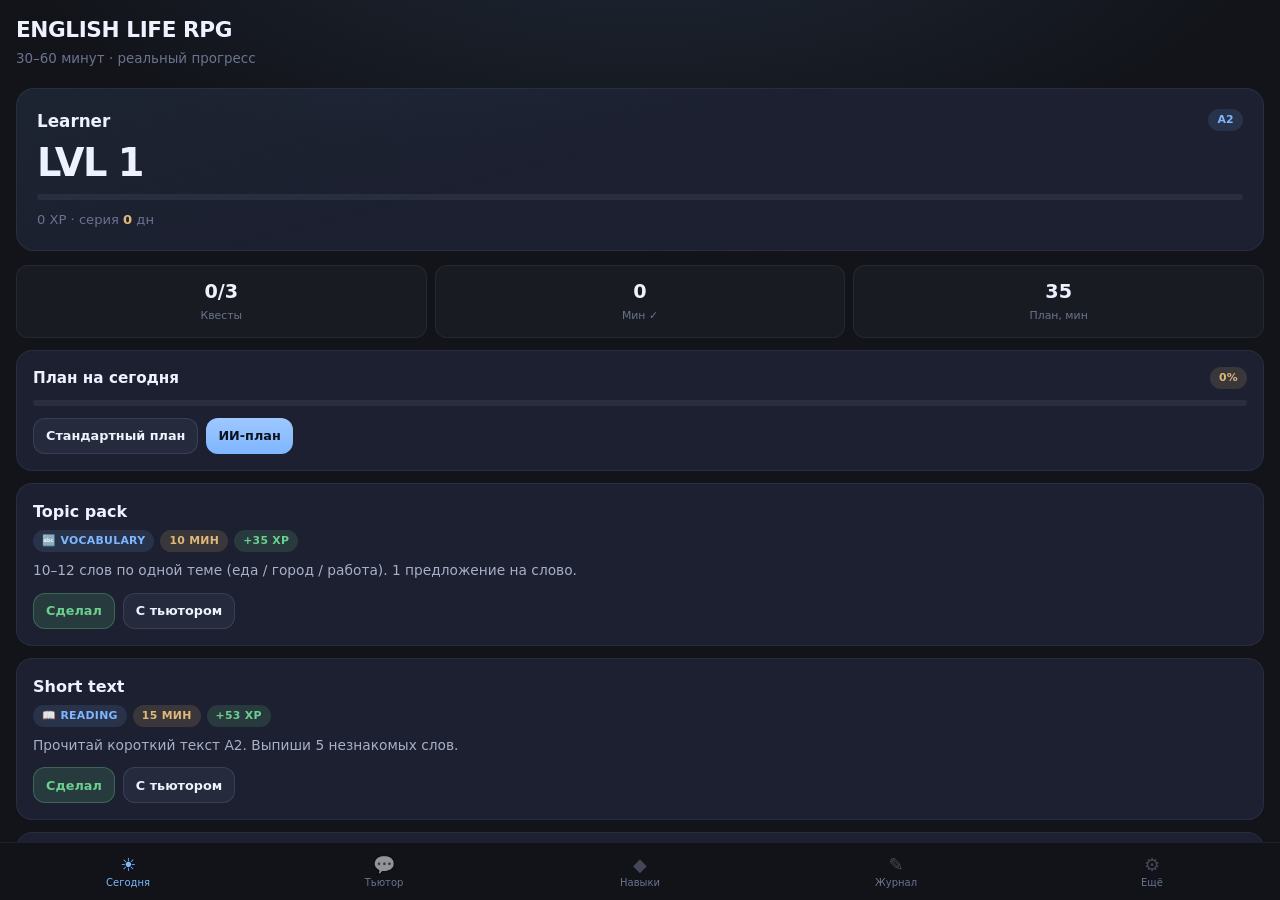
<file: english-life-rpg.html>
<!DOCTYPE html>
<html lang="ru">
<head>
  <meta charset="UTF-8">
  <meta name="viewport" content="width=device-width, initial-scale=1.0, maximum-scale=1.0, user-scalable=no, viewport-fit=cover">
  <meta name="apple-mobile-web-app-capable" content="yes">
  <meta name="apple-mobile-web-app-status-bar-style" content="black-translucent">
  <meta name="theme-color" content="#12141a">
  <meta name="description" content="ENGLISH LIFE RPG — выучи английский как игру: 30–60 минут в день, квесты, ИИ-тьютор.">
  <title>ENGLISH LIFE RPG</title>
  <style>
    :root {
      --bg: #12141a;
      --bg2: #181b24;
      --panel: #1c2030;
      --panel-hover: #242a3c;
      --border: rgba(180, 200, 255, 0.08);
      --border-light: rgba(180, 200, 255, 0.14);
      --accent: #7eb6ff;
      --gold: #e0b878;
      --green: #6bcf8e;
      --red: #e07a7a;
      --text: #eef2ff;
      --text-dim: #a8b0c8;
      --text-muted: #6b7390;
      --radius: 16px;
      --radius-sm: 12px;
      --nav-h: 58px;
      --safe-top: env(safe-area-inset-top, 0px);
      --safe-bottom: env(safe-area-inset-bottom, 0px);
      --ease: cubic-bezier(0.22, 1, 0.36, 1);
    }

    * { box-sizing: border-box; margin: 0; padding: 0; -webkit-tap-highlight-color: transparent; }

    html, body {
      height: 100%; height: 100dvh; overflow: hidden;
      font-family: 'SF Pro Text', -apple-system, BlinkMacSystemFont, 'Segoe UI', system-ui, sans-serif;
      background: var(--bg); color: var(--text);
      line-height: 1.5; -webkit-font-smoothing: antialiased;
    }

    body {
      display: flex; flex-direction: column;
      padding-top: var(--safe-top);
      background:
        radial-gradient(ellipse 100% 60% at 50% -10%, rgba(126, 182, 255, 0.12), transparent 50%),
        var(--bg);
    }

    .nav {
      position: fixed; bottom: 0; left: 0; right: 0;
      height: calc(var(--nav-h) + var(--safe-bottom));
      padding-bottom: var(--safe-bottom);
      background: rgba(18, 20, 26, 0.92);
      backdrop-filter: blur(16px); -webkit-backdrop-filter: blur(16px);
      border-top: 1px solid var(--border);
      display: flex; z-index: 1000;
    }

    .nav-btn {
      flex: 1; display: flex; flex-direction: column; align-items: center; justify-content: center;
      gap: 3px; background: none; border: none; color: var(--text-muted);
      font-size: 10px; font-weight: 500; cursor: pointer; min-height: 44px;
      font-family: inherit; transition: color 0.2s var(--ease);
    }
    .nav-btn .ico { font-size: 18px; line-height: 1; opacity: 0.55; }
    .nav-btn.active { color: var(--accent); }
    .nav-btn.active .ico { opacity: 1; }

    .screens {
      flex: 1; overflow: hidden; min-height: 0;
      padding-bottom: calc(var(--nav-h) + var(--safe-bottom));
    }

    .screen {
      display: none; height: 100%; overflow-y: auto; overflow-x: hidden;
      -webkit-overflow-scrolling: touch; padding: 14px 16px 24px;
    }
    .screen.active { display: block; animation: fadeIn 0.22s ease; }

    @keyframes fadeIn {
      from { opacity: 0; transform: translateY(6px); }
      to { opacity: 1; transform: translateY(0); }
    }

    .header { margin-bottom: 18px; }
    .header h1 { font-size: 1.35rem; font-weight: 700; letter-spacing: -0.4px; }
    .header p { color: var(--text-muted); font-size: 0.84rem; margin-top: 3px; }

    .card {
      background: var(--panel); border: 1px solid var(--border);
      border-radius: var(--radius); padding: 16px; margin-bottom: 12px;
    }

    .btn {
      display: inline-flex; align-items: center; justify-content: center; gap: 6px;
      padding: 12px 16px; border-radius: var(--radius-sm); border: none;
      font-size: 0.9rem; font-weight: 600; cursor: pointer; font-family: inherit;
      min-height: 44px; transition: transform 0.15s, opacity 0.15s;
    }
    .btn:active { transform: scale(0.97); opacity: 0.9; }
    .btn-primary {
      background: linear-gradient(180deg, #9ec8ff 0%, #7eb6ff 100%);
      color: #0c1220;
    }
    .btn-secondary {
      background: rgba(180, 200, 255, 0.06); color: var(--text);
      border: 1px solid var(--border-light);
    }
    .btn-success {
      background: rgba(107, 207, 142, 0.15); color: var(--green);
      border: 1px solid rgba(107, 207, 142, 0.3);
    }
    .btn-sm { padding: 8px 12px; font-size: 0.8rem; min-height: 36px; }
    .btn-block { width: 100%; }

    .progress-wrap {
      height: 6px; background: rgba(180, 200, 255, 0.08);
      border-radius: 99px; overflow: hidden; margin: 10px 0;
    }
    .progress-bar {
      height: 100%; border-radius: 99px;
      background: linear-gradient(90deg, #5a9eef, #7eb6ff);
      transition: width 0.4s var(--ease);
    }
    .progress-bar.gold { background: linear-gradient(90deg, #c49a5c, #e0b878); }
    .progress-bar.green { background: linear-gradient(90deg, #4aaf72, #6bcf8e); }

    .badge {
      display: inline-flex; padding: 3px 9px; border-radius: 99px;
      font-size: 0.68rem; font-weight: 650; letter-spacing: 0.3px;
      text-transform: uppercase; background: rgba(126, 182, 255, 0.12); color: var(--accent);
    }
    .badge-gold { background: rgba(224, 184, 120, 0.15); color: var(--gold); }
    .badge-green { background: rgba(107, 207, 142, 0.15); color: var(--green); }

    .hero-card {
      background: linear-gradient(165deg, rgba(126, 182, 255, 0.1) 0%, var(--panel) 45%);
      border: 1px solid var(--border); border-radius: calc(var(--radius) + 2px);
      padding: 20px; margin-bottom: 14px;
    }
    .hero-name { font-size: 1.05rem; font-weight: 600; }
    .hero-lvl {
      font-size: 2.4rem; font-weight: 750; letter-spacing: -1.5px;
      line-height: 1.1; margin: 8px 0 4px;
    }
    .stats-row {
      display: grid; grid-template-columns: 1fr 1fr 1fr; gap: 8px; margin-top: 12px;
    }
    .stat-mini {
      background: rgba(180, 200, 255, 0.04); border: 1px solid var(--border);
      border-radius: var(--radius-sm); padding: 12px 10px; text-align: center;
    }
    .stat-mini .v { font-size: 1.2rem; font-weight: 700; }
    .stat-mini .l { font-size: 0.68rem; color: var(--text-muted); margin-top: 2px; }

    .quest-card { position: relative; }
    .quest-card.done { opacity: 0.55; }
    .quest-card.done .q-title { text-decoration: line-through; color: var(--text-dim); }
    .q-title { font-size: 1rem; font-weight: 650; margin-bottom: 6px; }
    .q-meta { display: flex; flex-wrap: wrap; gap: 6px; margin-bottom: 8px; }
    .q-desc { font-size: 0.86rem; color: var(--text-dim); margin-bottom: 12px; line-height: 1.5; }
    .q-actions { display: flex; gap: 8px; flex-wrap: wrap; }

    .skill-row {
      display: flex; align-items: center; gap: 12px; margin-bottom: 14px;
    }
    .skill-row:last-child { margin-bottom: 0; }
    .skill-ico {
      width: 40px; height: 40px; border-radius: 12px;
      background: rgba(126, 182, 255, 0.1); display: flex; align-items: center;
      justify-content: center; font-size: 1.1rem; flex-shrink: 0;
    }
    .skill-info { flex: 1; min-width: 0; }
    .skill-name { font-weight: 600; font-size: 0.92rem; }
    .skill-lvl { font-size: 0.75rem; color: var(--text-muted); }

    .chat-box {
      display: flex; flex-direction: column; height: calc(100dvh - var(--nav-h) - var(--safe-bottom) - var(--safe-top) - 120px);
      min-height: 320px;
    }
    .chat-messages {
      flex: 1; overflow-y: auto; padding: 8px 0 12px;
      display: flex; flex-direction: column; gap: 10px;
    }
    .msg {
      max-width: 88%; padding: 12px 14px; border-radius: 14px;
      font-size: 0.9rem; line-height: 1.45; white-space: pre-wrap; word-break: break-word;
    }
    .msg.user {
      align-self: flex-end; background: rgba(126, 182, 255, 0.18);
      border: 1px solid rgba(126, 182, 255, 0.25);
    }
    .msg.bot {
      align-self: flex-start; background: var(--panel);
      border: 1px solid var(--border);
    }
    .msg.sys {
      align-self: center; background: transparent; color: var(--text-muted);
      font-size: 0.8rem; text-align: center; max-width: 100%;
    }
    .chat-input-row {
      display: flex; gap: 8px; padding-top: 8px; border-top: 1px solid var(--border);
    }
    .chat-input-row textarea {
      flex: 1; min-height: 44px; max-height: 120px; resize: none;
      padding: 12px; background: rgba(180, 200, 255, 0.05);
      border: 1px solid var(--border); border-radius: var(--radius-sm);
      color: var(--text); font-family: inherit; font-size: 0.95rem; outline: none;
    }
    .chat-input-row textarea:focus { border-color: rgba(126, 182, 255, 0.4); }

    .mode-chips { display: flex; gap: 8px; overflow-x: auto; padding-bottom: 10px; }
    .chip {
      flex-shrink: 0; padding: 8px 14px; border-radius: 99px;
      border: 1px solid var(--border); background: transparent;
      color: var(--text-muted); font-size: 0.8rem; font-weight: 550;
      cursor: pointer; font-family: inherit;
    }
    .chip.active {
      background: rgba(126, 182, 255, 0.15);
      border-color: rgba(126, 182, 255, 0.35); color: var(--accent);
    }

    .form-group { margin-bottom: 14px; }
    .form-group label {
      display: block; font-size: 0.75rem; font-weight: 650;
      color: var(--text-muted); margin-bottom: 6px; text-transform: uppercase;
      letter-spacing: 0.4px;
    }
    .form-group input, .form-group select, .form-group textarea {
      width: 100%; padding: 12px; background: rgba(180, 200, 255, 0.05);
      border: 1px solid var(--border); border-radius: var(--radius-sm);
      color: var(--text); font-size: 0.95rem; font-family: inherit; outline: none;
      min-height: 44px;
    }
    .form-group input:focus, .form-group select:focus, .form-group textarea:focus {
      border-color: rgba(126, 182, 255, 0.4);
    }

    .toast-container {
      position: fixed; top: calc(12px + var(--safe-top)); left: 50%;
      transform: translateX(-50%); z-index: 3000; width: min(340px, calc(100% - 32px));
      pointer-events: none;
    }
    .toast {
      background: rgba(28, 32, 48, 0.96); border: 1px solid var(--border-light);
      border-radius: 14px; padding: 12px 16px; text-align: center;
      font-size: 0.88rem; font-weight: 550; margin-bottom: 8px;
      animation: fadeIn 0.25s ease;
    }
    .toast.ok { border-color: rgba(107, 207, 142, 0.4); }
    .toast.err { border-color: rgba(224, 122, 122, 0.4); }

    .empty {
      text-align: center; padding: 36px 16px; color: var(--text-dim);
    }
    .empty h3 { color: var(--text); margin-bottom: 8px; font-size: 1.05rem; }
    .empty p { font-size: 0.88rem; max-width: 280px; margin: 0 auto 16px; color: var(--text-muted); }

    .mins { color: var(--gold); font-weight: 650; }
    .flex-between { display: flex; justify-content: space-between; align-items: flex-start; gap: 10px; }
  </style>
</head>
<body>
  <div class="toast-container" id="toasts"></div>

  <div class="screens">
    <!-- TODAY -->
    <div class="screen active" id="screen-today">
      <div class="header">
        <h1>ENGLISH LIFE RPG</h1>
        <p>30–60 минут · реальный прогресс</p>
      </div>
      <div id="todayContent"></div>
    </div>

    <!-- PRACTICE / AI -->
    <div class="screen" id="screen-practice">
      <div class="header">
        <h1>ИИ-тьютор</h1>
        <p>Практика с обратной связью</p>
      </div>
      <div class="mode-chips" id="tutorModes">
        <button class="chip active" data-mode="chat">Диалог</button>
        <button class="chip" data-mode="correct">Исправь текст</button>
        <button class="chip" data-mode="vocab">Слова</button>
        <button class="chip" data-mode="role">Ролевая</button>
      </div>
      <div class="chat-box">
        <div class="chat-messages" id="chatMessages"></div>
        <div class="chat-input-row">
          <textarea id="chatInput" rows="1" placeholder="Write in English…" onkeydown="if(event.key==='Enter'&&!event.shiftKey){event.preventDefault();sendChat();}"></textarea>
          <button class="btn btn-primary btn-sm" onclick="sendChat()" id="sendBtn">→</button>
        </div>
      </div>
    </div>

    <!-- SKILLS -->
    <div class="screen" id="screen-skills">
      <div class="header">
        <h1>Навыки</h1>
        <p>Шесть направлений английского</p>
      </div>
      <div id="skillsContent"></div>
    </div>

    <!-- LOG -->
    <div class="screen" id="screen-log">
      <div class="header flex-between">
        <div>
          <h1>Журнал</h1>
          <p>Что сделал и чему научился</p>
        </div>
        <button class="btn btn-secondary btn-sm" onclick="addLogManual()">+</button>
      </div>
      <div id="logContent"></div>
    </div>

    <!-- SETTINGS -->
    <div class="screen" id="screen-settings">
      <div class="header">
        <h1>Настройки</h1>
        <p>Уровень, время, ИИ</p>
      </div>
      <div class="card">
        <div class="form-group">
          <label>Имя</label>
          <input type="text" id="setName" maxlength="32" placeholder="Hero name">
        </div>
        <div class="form-group">
          <label>Твой CEFR (сейчас)</label>
          <select id="setCefr">
            <option value="A1">A1 — Beginner</option>
            <option value="A2">A2 — Elementary</option>
            <option value="B1">B1 — Intermediate</option>
            <option value="B2">B2 — Upper-Intermediate</option>
            <option value="C1">C1 — Advanced</option>
            <option value="C2">C2 — Mastery</option>
          </select>
        </div>
        <div class="form-group">
          <label>Минут в день</label>
          <select id="setMinutes">
            <option value="30">30 минут</option>
            <option value="45">45 минут</option>
            <option value="60">60 минут</option>
          </select>
        </div>
        <div class="form-group">
          <label>Цель (зачем английский)</label>
          <input type="text" id="setGoal" maxlength="120" placeholder="Travel, work, exams…">
        </div>
        <button class="btn btn-primary btn-block" onclick="saveProfile()">Сохранить профиль</button>
      </div>

      <div class="card">
        <h3 style="font-size:0.95rem;margin-bottom:10px">ИИ (OpenAI-compatible)</h3>
        <p style="font-size:0.82rem;color:var(--text-muted);margin-bottom:12px;line-height:1.45">
          Подходит ChatGPT API, Groq, OpenRouter и любой proxy с форматом chat/completions.
          Ключ хранится только на этом устройстве.
        </p>
        <div class="form-group">
          <label>API Base URL</label>
          <input type="url" id="setApiBase" placeholder="https://api.openai.com/v1">
        </div>
        <div class="form-group">
          <label>API Key</label>
          <input type="password" id="setApiKey" placeholder="sk-… или gsk-…" autocomplete="off">
        </div>
        <div class="form-group">
          <label>Модель</label>
          <input type="text" id="setModel" placeholder="gpt-4o-mini">
        </div>
        <button class="btn btn-primary btn-block" onclick="saveAi()" style="margin-bottom:8px">Сохранить ИИ</button>
        <button class="btn btn-secondary btn-block" onclick="testAi()">Проверить связь</button>
        <p id="aiStatus" style="font-size:0.8rem;color:var(--text-muted);margin-top:10px"></p>
      </div>

      <div class="card">
        <button class="btn btn-secondary btn-block" onclick="exportData()" style="margin-bottom:8px">Экспорт сейва</button>
        <button class="btn btn-secondary btn-block" onclick="if(confirm('Сбросить весь прогресс?'))resetAll()">Сброс</button>
      </div>
    </div>
  </div>

  <nav class="nav">
    <button class="nav-btn active" data-screen="today"><span class="ico">☀</span><span>Сегодня</span></button>
    <button class="nav-btn" data-screen="practice"><span class="ico">💬</span><span>Тьютор</span></button>
    <button class="nav-btn" data-screen="skills"><span class="ico">◆</span><span>Навыки</span></button>
    <button class="nav-btn" data-screen="log"><span class="ico">✎</span><span>Журнал</span></button>
    <button class="nav-btn" data-screen="settings"><span class="ico">⚙</span><span>Ещё</span></button>
  </nav>

  <script>
  (function () {
    const STORAGE = 'english_life_rpg_v1';
    const SECRET = 'english_life_rpg_key';

    const SKILLS = [
      { id: 'listening', name: 'Listening', ico: '🎧', tip: 'Подкасты, видео, диктанты' },
      { id: 'speaking', name: 'Speaking', ico: '🗣', tip: 'Диалоги, shadowing, монологи' },
      { id: 'reading', name: 'Reading', ico: '📖', tip: 'Статьи, stories, новости' },
      { id: 'writing', name: 'Writing', ico: '✍️', tip: 'Сообщения, эссе, дневник' },
      { id: 'vocab', name: 'Vocabulary', ico: '🔤', tip: 'Слова в контексте' },
      { id: 'grammar', name: 'Grammar', ico: '📐', tip: 'Структуры и точность' }
    ];

    const CEFR_ORDER = ['A1', 'A2', 'B1', 'B2', 'C1', 'C2'];

    const DEFAULT_DAY = {
      A1: [
        { skill: 'vocab', title: 'Core words (10)', mins: 10, desc: 'Выучи 10 новых слов по теме дня. Запиши пример на каждое.' },
        { skill: 'listening', title: 'Easy audio', mins: 10, desc: 'Слушай 1 короткий диалог (A1). Повтори вслух 3 фразы.' },
        { skill: 'speaking', title: 'Self-intro drill', mins: 10, desc: 'Расскажи о себе 60 секунд на английском. Запиши голосом, если можешь.' }
      ],
      A2: [
        { skill: 'vocab', title: 'Topic pack', mins: 10, desc: '10–12 слов по одной теме (еда / город / работа). 1 предложение на слово.' },
        { skill: 'reading', title: 'Short text', mins: 15, desc: 'Прочитай короткий текст A2. Выпиши 5 незнакомых слов.' },
        { skill: 'speaking', title: 'Describe your day', mins: 10, desc: 'Опиши свой день в 8–10 предложениях вслух.' },
        { skill: 'grammar', title: 'Past Simple focus', mins: 10, desc: 'Сделай 8 предложений о вчерашнем дне в Past Simple.' }
      ],
      B1: [
        { skill: 'listening', title: 'Podcast chunk', mins: 15, desc: '15 мин подкаста B1. Законспектируй 3 главные идеи.' },
        { skill: 'vocab', title: 'Collocations', mins: 10, desc: '8 словосочетаний (make a decision, take a risk…). Примеры свои.' },
        { skill: 'writing', title: 'Mini email', mins: 15, desc: 'Напиши email 80–120 слов на рабочую/учебную тему.' },
        { skill: 'speaking', title: 'Opinion 2 min', mins: 10, desc: '2 минуты: мнение по любой новости. Без длинных пауз.' }
      ],
      B2: [
        { skill: 'reading', title: 'Article deep-read', mins: 15, desc: 'Статья B2. 5 новых выражений + 3-sentence summary.' },
        { skill: 'listening', title: 'Native speed', mins: 15, desc: 'Видео/подкаст ближе к native. Без субтитров 1-й раз, потом с.' },
        { skill: 'writing', title: 'Argument paragraph', mins: 15, desc: 'Абзац 120–150 слов: claim → reason → example.' },
        { skill: 'speaking', title: 'Role debate', mins: 10, desc: 'С ИИ-тьютором: спор на 1 тему, держи позицию 8–10 реплик.' }
      ],
      C1: [
        { skill: 'listening', title: 'Lecture / interview', mins: 20, desc: '20 мин сложного аудирования. Notes + 5 advanced phrases.' },
        { skill: 'writing', title: 'Structured response', mins: 20, desc: 'Письменный ответ 180–220 слов с linking devices.' },
        { skill: 'speaking', title: 'Fluent monologue', mins: 15, desc: '3–4 минуты связной речи. Фокус: discourse markers.' },
        { skill: 'grammar', title: 'Precision polish', mins: 10, desc: 'Возьми свой старый текст — улучши точность и стиль.' }
      ],
      C2: [
        { skill: 'reading', title: 'Dense text', mins: 20, desc: 'Сложный текст (essay/analysis). Парафраз 1 абзаца.' },
        { skill: 'writing', title: 'Style transfer', mins: 20, desc: 'Перепиши нейтральный текст в formal / persuasive tone.' },
        { skill: 'speaking', title: 'Nuance talk', mins: 15, desc: 'Обсуди сложную тему с нюансами и оговорками (hedging).' }
      ]
    };

    let state = null;
    let tutorMode = 'chat';
    let chatBusy = false;

    function uid() {
      return Date.now().toString(36) + Math.random().toString(36).slice(2, 8);
    }

    function todayKey() {
      const d = new Date();
      return d.getFullYear() + '-' + String(d.getMonth() + 1).padStart(2, '0') + '-' + String(d.getDate()).padStart(2, '0');
    }

    function defaultState() {
      return {
        name: 'Learner',
        cefr: 'A2',
        minutesTarget: 30,
        goal: '',
        xp: 0,
        streak: 0,
        lastActiveDay: null,
        skills: Object.fromEntries(SKILLS.map(s => [s.id, { xp: 0, level: 1 }])),
        dayPlan: [],
        dayKey: null,
        log: [],
        chat: [],
        ai: { base: 'https://api.openai.com/v1', model: 'gpt-4o-mini' }
      };
    }

    function load() {
      try {
        const raw = localStorage.getItem(STORAGE);
        if (raw) {
          state = Object.assign(defaultState(), JSON.parse(raw));
          if (!state.skills) state.skills = defaultState().skills;
          if (!state.ai) state.ai = defaultState().ai;
        } else state = defaultState();
      } catch (e) {
        state = defaultState();
      }
      ensureDayPlan();
      updateStreakOnLoad();
    }

    function save() {
      try {
        localStorage.setItem(STORAGE, JSON.stringify(state));
      } catch (e) {}
    }

    function getApiKey() {
      try { return localStorage.getItem(SECRET) || ''; } catch (e) { return ''; }
    }
    function setApiKey(k) {
      try {
        if (k) localStorage.setItem(SECRET, k);
        else localStorage.removeItem(SECRET);
      } catch (e) {}
    }

    function hasAi() {
      return !!(getApiKey() && state.ai && state.ai.base);
    }

    function toast(msg, type) {
      const el = document.createElement('div');
      el.className = 'toast ' + (type === 'ok' ? 'ok' : type === 'err' ? 'err' : '');
      el.textContent = msg;
      document.getElementById('toasts').appendChild(el);
      setTimeout(() => el.remove(), 3200);
    }

    function levelFromXp(xp) {
      return Math.min(99, 1 + Math.floor(Math.sqrt(xp / 40)));
    }

    function xpInLevel(xp) {
      const lvl = levelFromXp(xp);
      const prev = Math.pow(lvl - 1, 2) * 40;
      const next = Math.pow(lvl, 2) * 40;
      return { level: lvl, current: xp - prev, needed: next - prev, percent: Math.min(100, ((xp - prev) / (next - prev)) * 100) };
    }

    function updateStreakOnLoad() {
      const t = todayKey();
      if (!state.lastActiveDay) return;
      const last = new Date(state.lastActiveDay + 'T12:00:00');
      const now = new Date(t + 'T12:00:00');
      const diff = Math.round((now - last) / 86400000);
      if (diff > 1) state.streak = 0;
    }

    function markActiveToday() {
      const t = todayKey();
      if (state.lastActiveDay !== t) {
        if (state.lastActiveDay) {
          const last = new Date(state.lastActiveDay + 'T12:00:00');
          const now = new Date(t + 'T12:00:00');
          const diff = Math.round((now - last) / 86400000);
          state.streak = diff === 1 ? (state.streak || 0) + 1 : 1;
        } else state.streak = 1;
        state.lastActiveDay = t;
      }
    }

    function ensureDayPlan() {
      const t = todayKey();
      if (state.dayKey === t && state.dayPlan && state.dayPlan.length) return;
      const pack = DEFAULT_DAY[state.cefr] || DEFAULT_DAY.A2;
      let mins = 0;
      const target = state.minutesTarget || 30;
      const plan = [];
      for (const q of pack) {
        if (mins >= target && plan.length >= 2) break;
        plan.push({
          id: uid(),
          title: q.title,
          skill: q.skill,
          mins: q.mins,
          desc: q.desc,
          done: false,
          xp: Math.round(q.mins * 3.5)
        });
        mins += q.mins;
      }
      state.dayPlan = plan;
      state.dayKey = t;
      save();
    }

    function regenerateDay() {
      state.dayKey = null;
      ensureDayPlan();
      renderToday();
      toast('План на сегодня обновлён', 'ok');
    }

    async function aiDayPlan() {
      if (!hasAi()) {
        toast('Сначала настрой ИИ в Ещё', 'err');
        switchScreen('settings');
        return;
      }
      toast('Собираю план…');
      try {
        const system = `You are an expert English coach. Build a realistic daily study plan for CEFR ${state.cefr}, goal: "${state.goal || 'general English'}", total about ${state.minutesTarget} minutes. Reply ONLY valid JSON array of 3-5 objects: [{"title":"...","skill":"listening|speaking|reading|writing|vocab|grammar","mins":10,"desc":"clear task in Russian, practice in English","xp":35}]. Tasks must be concrete and doable today.`;
        const user = 'Generate today plan.';
        const raw = await callAi(system, user);
        const arr = parseJsonArray(raw);
        if (!arr || !arr.length) throw new Error('Пустой ответ ИИ');
        state.dayPlan = arr.slice(0, 6).map(q => ({
          id: uid(),
          title: String(q.title || 'Task').slice(0, 80),
          skill: SKILLS.some(s => s.id === q.skill) ? q.skill : 'vocab',
          mins: Math.min(40, Math.max(5, parseInt(q.mins, 10) || 10)),
          desc: String(q.desc || '').slice(0, 400),
          done: false,
          xp: Math.min(200, Math.max(15, parseInt(q.xp, 10) || 30))
        }));
        state.dayKey = todayKey();
        save();
        renderToday();
        toast('ИИ-план готов', 'ok');
      } catch (e) {
        toast(e.message || 'Ошибка ИИ', 'err');
      }
    }

    function completeQuest(id) {
      const q = state.dayPlan.find(x => x.id === id);
      if (!q || q.done) return;
      q.done = true;
      state.xp = (state.xp || 0) + (q.xp || 20);
      if (state.skills[q.skill]) {
        state.skills[q.skill].xp = (state.skills[q.skill].xp || 0) + (q.xp || 20);
        state.skills[q.skill].level = levelFromXp(state.skills[q.skill].xp);
      }
      markActiveToday();
      state.log.unshift({
        id: uid(),
        date: todayKey(),
        text: '✓ ' + q.title + ' (+' + q.xp + ' XP)',
        skill: q.skill
      });
      if (state.log.length > 100) state.log.length = 100;
      save();
      renderToday();
      renderSkills();
      toast('+' + q.xp + ' XP · ' + q.title, 'ok');
    }

    // ——— AI ———
    async function callAi(system, user) {
      const key = getApiKey();
      if (!key) throw new Error('Нет API key');
      let base = (state.ai.base || 'https://api.openai.com/v1').replace(/\/$/, '');
      if (!base.endsWith('/v1') && !base.includes('/chat/completions')) {
        /* keep as-is for custom proxies */
      }
      const url = base.includes('/chat/completions') ? base : base + '/chat/completions';
      let res;
      try {
        res = await fetch(url, {
          method: 'POST',
          headers: {
            'Content-Type': 'application/json',
            'Authorization': 'Bearer ' + key
          },
          body: JSON.stringify({
            model: state.ai.model || 'gpt-4o-mini',
            messages: [
              { role: 'system', content: system },
              { role: 'user', content: user }
            ],
            temperature: 0.7,
            max_tokens: 1200
          })
        });
      } catch (e) {
        throw new Error('Сеть: ' + (e.message || 'Load failed'));
      }
      if (!res.ok) {
        const t = await res.text().catch(() => '');
        let msg = 'HTTP ' + res.status;
        try { msg = JSON.parse(t).error?.message || msg; } catch (_) { if (t) msg = t.slice(0, 140); }
        throw new Error(msg);
      }
      const data = await res.json();
      return data.choices?.[0]?.message?.content || '';
    }

    function parseJsonArray(text) {
      if (!text) return null;
      let t = text.trim();
      const fence = t.match(/```(?:json)?\s*([\s\S]*?)```/i);
      if (fence) t = fence[1].trim();
      const a = t.indexOf('['), b = t.lastIndexOf(']');
      if (a >= 0 && b > a) t = t.slice(a, b + 1);
      return JSON.parse(t);
    }

    function tutorSystemPrompt() {
      const cefr = state.cefr;
      const goal = state.goal || 'general fluency';
      const base = `You are a friendly, strict-when-needed English tutor inside ENGLISH LIFE RPG.
Student CEFR: ${cefr}. Goal: ${goal}.
Rules:
- Prefer English in examples; short Russian only when explaining hard points.
- Correct mistakes gently: show corrected line + 1 tip.
- Keep replies concise (under 180 words) unless student asks for more.
- Push the student to produce language, not only read theory.`;

      if (tutorMode === 'correct') {
        return base + `\nMode: CORRECT TEXT. Student pastes English. Reply with: 1) Corrected version 2) Bullet list of key fixes 3) One better alternative phrase.`;
      }
      if (tutorMode === 'vocab') {
        return base + `\nMode: VOCABULARY. Teach 5 useful words/phrases at ${cefr} for a topic the student chooses (or daily life). For each: word, simple definition, 1 example sentence. End with a 3-question mini quiz.`;
      }
      if (tutorMode === 'role') {
        return base + `\nMode: ROLEPLAY. Stay in character. Start a realistic scenario at ${cefr} difficulty. After each student reply, continue the scene and briefly note 1 improvement if needed in [brackets].`;
      }
      return base + `\nMode: FREE DIALOGUE. Chat naturally, ask follow-ups, correct only important errors inline.`;
    }

    async function sendChat() {
      if (chatBusy) return;
      const input = document.getElementById('chatInput');
      const text = (input.value || '').trim();
      if (!text) return;
      if (!hasAi()) {
        toast('Настрой ИИ в Ещё', 'err');
        switchScreen('settings');
        return;
      }
      input.value = '';
      state.chat.push({ role: 'user', text, mode: tutorMode, ts: Date.now() });
      if (state.chat.length > 40) state.chat = state.chat.slice(-40);
      save();
      renderChat();
      chatBusy = true;
      document.getElementById('sendBtn').disabled = true;
      try {
        const history = state.chat.slice(-8).map(m =>
          (m.role === 'user' ? 'Student: ' : 'Tutor: ') + m.text
        ).join('\n');
        const reply = await callAi(tutorSystemPrompt(), history + '\nTutor:');
        state.chat.push({ role: 'bot', text: reply.trim(), mode: tutorMode, ts: Date.now() });
        // small XP for practice
        state.xp += 8;
        if (tutorMode === 'speaking' || tutorMode === 'role' || tutorMode === 'chat') {
          state.skills.speaking.xp += 8;
          state.skills.speaking.level = levelFromXp(state.skills.speaking.xp);
        } else if (tutorMode === 'correct' || tutorMode === 'vocab') {
          state.skills.writing.xp += 5;
          state.skills.vocab.xp += 5;
          state.skills.writing.level = levelFromXp(state.skills.writing.xp);
          state.skills.vocab.level = levelFromXp(state.skills.vocab.xp);
        }
        markActiveToday();
        save();
        renderChat();
      } catch (e) {
        toast(e.message || 'Ошибка ИИ', 'err');
        state.chat.push({ role: 'sys', text: 'Ошибка: ' + (e.message || 'fail'), ts: Date.now() });
        renderChat();
      }
      chatBusy = false;
      document.getElementById('sendBtn').disabled = false;
    }

    // ——— RENDER ———
    function renderToday() {
      ensureDayPlan();
      const el = document.getElementById('todayContent');
      const prog = xpInLevel(state.xp || 0);
      const done = state.dayPlan.filter(q => q.done).length;
      const total = state.dayPlan.length;
      const minsDone = state.dayPlan.filter(q => q.done).reduce((s, q) => s + q.mins, 0);
      const minsTotal = state.dayPlan.reduce((s, q) => s + q.mins, 0);
      const pct = total ? Math.round((done / total) * 100) : 0;

      el.innerHTML = `
        <div class="hero-card">
          <div class="flex-between">
            <div class="hero-name">${esc(state.name)}</div>
            <span class="badge">${esc(state.cefr)}</span>
          </div>
          <div class="hero-lvl">LVL ${prog.level}</div>
          <div class="progress-wrap"><div class="progress-bar" style="width:${prog.percent}%"></div></div>
          <div style="font-size:0.82rem;color:var(--text-muted)">${state.xp} XP · серия <span class="mins">${state.streak || 0}</span> дн</div>
          ${state.goal ? `<div style="margin-top:8px;font-size:0.84rem;color:var(--text-dim)">Цель: ${esc(state.goal)}</div>` : ''}
        </div>

        <div class="stats-row">
          <div class="stat-mini"><div class="v">${done}/${total}</div><div class="l">Квесты</div></div>
          <div class="stat-mini"><div class="v">${minsDone}</div><div class="l">Мин ✓</div></div>
          <div class="stat-mini"><div class="v">${minsTotal}</div><div class="l">План, мин</div></div>
        </div>

        <div class="card" style="margin-top:12px">
          <div class="flex-between" style="margin-bottom:10px">
            <strong style="font-size:0.95rem">План на сегодня</strong>
            <span class="badge badge-gold">${pct}%</span>
          </div>
          <div class="progress-wrap"><div class="progress-bar gold" style="width:${pct}%"></div></div>
          <div style="display:flex;gap:8px;margin-top:12px;flex-wrap:wrap">
            <button class="btn btn-secondary btn-sm" onclick="regenerateDay()">Стандартный план</button>
            <button class="btn btn-primary btn-sm" onclick="aiDayPlan()">ИИ-план</button>
          </div>
        </div>

        ${state.dayPlan.map(q => {
          const sk = SKILLS.find(s => s.id === q.skill);
          return `
          <div class="card quest-card ${q.done ? 'done' : ''}">
            <div class="q-title">${esc(q.title)}</div>
            <div class="q-meta">
              <span class="badge">${sk ? sk.ico + ' ' + sk.name : q.skill}</span>
              <span class="badge badge-gold">${q.mins} мин</span>
              <span class="badge badge-green">+${q.xp} XP</span>
            </div>
            <div class="q-desc">${esc(q.desc)}</div>
            <div class="q-actions">
              ${q.done
                ? '<span class="badge badge-green">Готово</span>'
                : `<button class="btn btn-success btn-sm" onclick="completeQuest('${q.id}')">Сделал</button>
                   <button class="btn btn-secondary btn-sm" onclick="switchScreen('practice')">С тьютором</button>`}
            </div>
          </div>`;
        }).join('')}

        <div class="card">
          <strong style="font-size:0.9rem">Как качать язык 30–60 мин</strong>
          <p style="font-size:0.84rem;color:var(--text-dim);margin-top:8px;line-height:1.5">
            1) Закрой квесты дня без идеальности.<br>
            2) 10+ минут говори или пиши сам (не только читай).<br>
            3) Раз в день — ИИ-тьютор: диалог или «исправь текст».<br>
            4) Серия дней важнее одного «марафона».
          </p>
        </div>
      `;
    }

    function renderSkills() {
      const el = document.getElementById('skillsContent');
      el.innerHTML = `
        <div class="card">
          ${SKILLS.map(s => {
            const d = state.skills[s.id] || { xp: 0, level: 1 };
            const p = xpInLevel(d.xp || 0);
            return `
              <div class="skill-row">
                <div class="skill-ico">${s.ico}</div>
                <div class="skill-info">
                  <div class="skill-name">${s.name}</div>
                  <div class="skill-lvl">LVL ${p.level} · ${d.xp || 0} XP · ${s.tip}</div>
                  <div class="progress-wrap" style="margin:6px 0 0"><div class="progress-bar" style="width:${p.percent}%"></div></div>
                </div>
              </div>`;
          }).join('')}
        </div>
        <div class="card">
          <p style="font-size:0.86rem;color:var(--text-dim);line-height:1.5">
            Навыки растут от квестов и чата с тьютором. Не пытайся качать всё сразу:
            в дни с малым временем бери Listening + Vocab, в дни с голосом — Speaking.
          </p>
        </div>
      `;
    }

    function renderChat() {
      const el = document.getElementById('chatMessages');
      if (!state.chat.length) {
        el.innerHTML = `<div class="msg sys">Выбери режим сверху и напиши на английском.<br>Пример: "Let's talk about my weekend" или вставь текст для правки.</div>`;
        return;
      }
      el.innerHTML = state.chat.map(m => {
        const cls = m.role === 'user' ? 'user' : m.role === 'bot' ? 'bot' : 'sys';
        return `<div class="msg ${cls}">${esc(m.text)}</div>`;
      }).join('');
      el.scrollTop = el.scrollHeight;
    }

    function renderLog() {
      const el = document.getElementById('logContent');
      if (!state.log.length) {
        el.innerHTML = `<div class="empty"><h3>Пока пусто</h3><p>Закрывай квесты — записи появятся сами. Или добавь заметку вручную.</p></div>`;
        return;
      }
      el.innerHTML = state.log.map(l => `
        <div class="card" style="padding:12px 14px">
          <div style="font-size:0.72rem;color:var(--text-muted);margin-bottom:4px">${esc(l.date)}${l.skill ? ' · ' + l.skill : ''}</div>
          <div style="font-size:0.9rem">${esc(l.text)}</div>
        </div>
      `).join('');
    }

    function addLogManual() {
      const text = prompt('Что сделал / чему научился?');
      if (!text || !text.trim()) return;
      state.log.unshift({ id: uid(), date: todayKey(), text: text.trim().slice(0, 300) });
      markActiveToday();
      save();
      renderLog();
      toast('Запись добавлена', 'ok');
    }

    function populateSettings() {
      document.getElementById('setName').value = state.name || '';
      document.getElementById('setCefr').value = state.cefr || 'A2';
      document.getElementById('setMinutes').value = String(state.minutesTarget || 30);
      document.getElementById('setGoal').value = state.goal || '';
      document.getElementById('setApiBase').value = state.ai.base || 'https://api.openai.com/v1';
      document.getElementById('setApiKey').value = getApiKey();
      document.getElementById('setModel').value = state.ai.model || 'gpt-4o-mini';
      document.getElementById('aiStatus').textContent = hasAi() ? 'ИИ: ключ сохранён на устройстве' : 'ИИ: ключ не задан';
    }

    function saveProfile() {
      state.name = (document.getElementById('setName').value || 'Learner').trim().slice(0, 32);
      const cefr = document.getElementById('setCefr').value;
      const mins = parseInt(document.getElementById('setMinutes').value, 10) || 30;
      const cefrChanged = cefr !== state.cefr;
      const minsChanged = mins !== state.minutesTarget;
      state.cefr = cefr;
      state.minutesTarget = mins;
      state.goal = (document.getElementById('setGoal').value || '').trim().slice(0, 120);
      if (cefrChanged || minsChanged) {
        state.dayKey = null;
        ensureDayPlan();
      }
      save();
      toast('Профиль сохранён', 'ok');
      renderToday();
    }

    function saveAi() {
      state.ai.base = (document.getElementById('setApiBase').value || 'https://api.openai.com/v1').trim().replace(/\/$/, '');
      state.ai.model = (document.getElementById('setModel').value || 'gpt-4o-mini').trim();
      setApiKey((document.getElementById('setApiKey').value || '').trim());
      save();
      populateSettings();
      toast(hasAi() ? 'ИИ сохранён' : 'Ключ пустой', hasAi() ? 'ok' : 'err');
    }

    async function testAi() {
      saveAi();
      if (!hasAi()) { toast('Нужен API key', 'err'); return; }
      toast('Проверяю…');
      try {
        const r = await callAi('Reply with one word: ok', 'ping');
        toast('Связь ок: ' + (r || '').slice(0, 40), 'ok');
      } catch (e) {
        toast(e.message || 'Ошибка', 'err');
      }
    }

    function exportData() {
      const blob = new Blob([JSON.stringify(state, null, 2)], { type: 'application/json' });
      const a = document.createElement('a');
      a.href = URL.createObjectURL(blob);
      a.download = 'english-life-rpg-save.json';
      a.click();
      toast('Экспорт без API-ключа', 'ok');
    }

    function resetAll() {
      setApiKey('');
      localStorage.removeItem(STORAGE);
      state = defaultState();
      ensureDayPlan();
      save();
      renderAll();
      toast('Сброшено', 'ok');
    }

    function esc(s) {
      return String(s || '')
        .replace(/&/g, '&amp;').replace(/</g, '&lt;').replace(/>/g, '&gt;')
        .replace(/"/g, '&quot;');
    }

    function switchScreen(name) {
      document.querySelectorAll('.screen').forEach(s => s.classList.remove('active'));
      document.querySelectorAll('.nav-btn').forEach(b => b.classList.remove('active'));
      const screen = document.getElementById('screen-' + name);
      if (screen) screen.classList.add('active');
      const btn = document.querySelector(`.nav-btn[data-screen="${name}"]`);
      if (btn) btn.classList.add('active');
      if (name === 'today') renderToday();
      if (name === 'skills') renderSkills();
      if (name === 'practice') renderChat();
      if (name === 'log') renderLog();
      if (name === 'settings') populateSettings();
    }

    function renderAll() {
      renderToday();
      renderSkills();
      renderChat();
      renderLog();
    }

    // nav
    document.querySelectorAll('.nav-btn').forEach(btn => {
      btn.addEventListener('click', () => switchScreen(btn.dataset.screen));
    });

    document.getElementById('tutorModes').addEventListener('click', e => {
      const chip = e.target.closest('.chip');
      if (!chip) return;
      document.querySelectorAll('#tutorModes .chip').forEach(c => c.classList.remove('active'));
      chip.classList.add('active');
      tutorMode = chip.dataset.mode;
      toast('Режим: ' + chip.textContent, 'ok');
    });

    // expose
    window.switchScreen = switchScreen;
    window.completeQuest = completeQuest;
    window.regenerateDay = regenerateDay;
    window.aiDayPlan = aiDayPlan;
    window.sendChat = sendChat;
    window.saveProfile = saveProfile;
    window.saveAi = saveAi;
    window.testAi = testAi;
    window.exportData = exportData;
    window.resetAll = resetAll;
    window.addLogManual = addLogManual;

    load();
    renderAll();
  })();
  </script>
</body>
</html>
</file>
